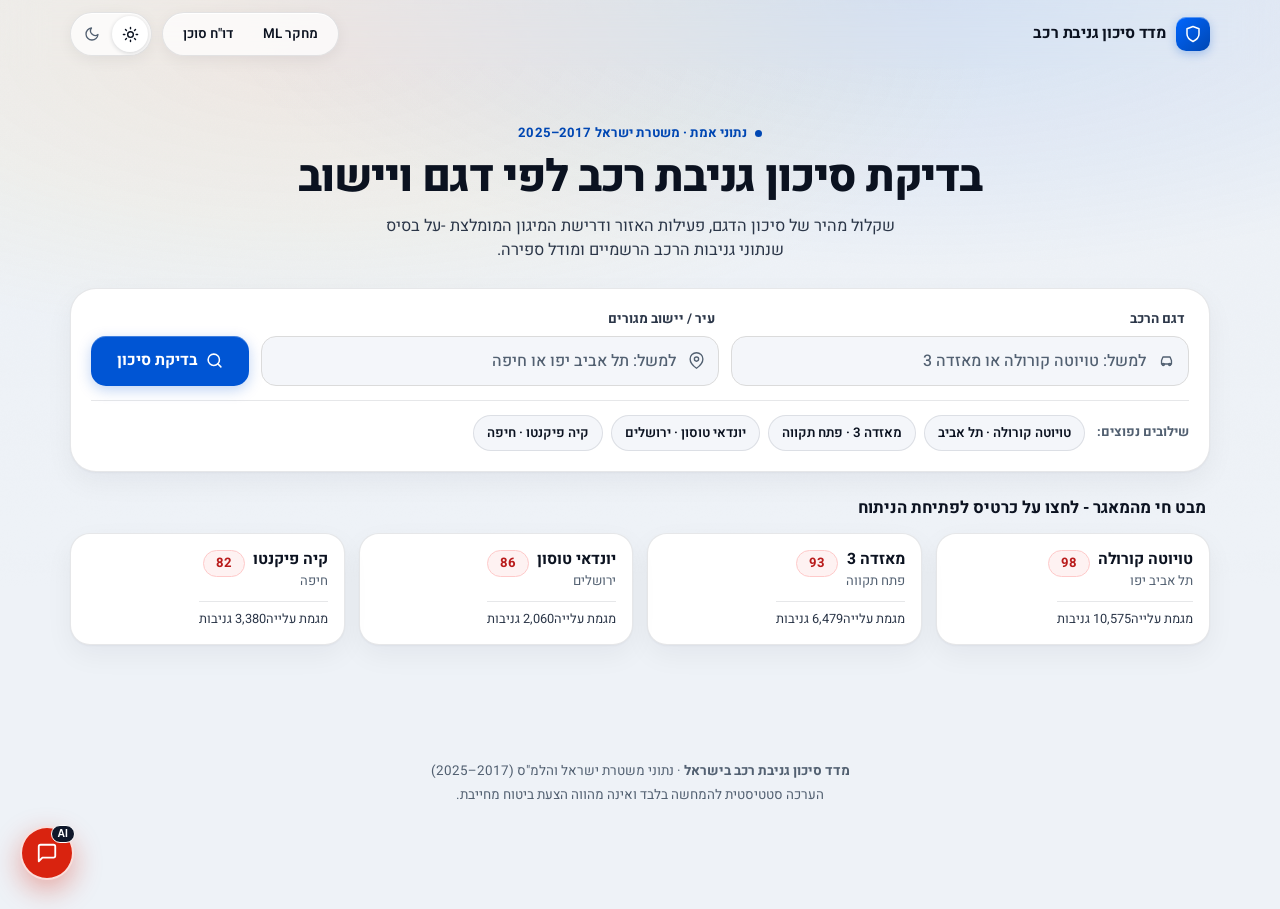
<file: web/index.html>
<!DOCTYPE html>
<html lang="he" dir="rtl" data-theme="light">

<head>
    <meta charset="UTF-8">
    <meta name="viewport" content="width=device-width, initial-scale=1.0, viewport-fit=cover">
    <title>מדד סיכון גניבת רכב בישראל </title>
    <meta name="description" content="מערכת ניתוח וחיתום סיכון גניבת רכב בישראל לפי נתוני משטרת ישראל (2017–2025) ">
    <link rel="preconnect" href="https://fonts.googleapis.com">
    <link rel="preconnect" href="https://fonts.gstatic.com" crossorigin>
    <link href="https://fonts.googleapis.com/css2?family=Heebo:wght@400;500;600;700;800&display=swap" rel="stylesheet">
    <script src="assets/chart.umd.min.js"></script>
    <script src="assets/embedded_data.js"></script>
    <script>
        if (typeof Chart === 'undefined') {
            document.write('<script src="https://cdn.jsdelivr.net/npm/chart.js@4.4.0/dist/chart.umd.min.js"><\/script>');
        }
    </script>
    <style>
        /* ==========================================================================
           APPLE HIG 2025/2026 DESIGN SYSTEM (LIQUID GLASS FUNCTIONAL + BENTO CONTENT)
           ========================================================================== */
        :root,
        [data-theme="light"] {
            --bg-canvas: #EEF2F7;
            --bg-surface: #FFFFFF;
            --bg-subtle: #F4F6FA;
            --bg-row-hover: #EEF3FA;

            --glass-bg: rgba(255, 255, 255, 0.74);
            --glass-border: rgba(15, 23, 42, 0.10);
            --glass-specular: inset 0 1px 0 rgba(255, 255, 255, 0.90);
            --glass-shadow: 0 8px 30px rgba(15, 23, 42, 0.08), 0 1px 3px rgba(15, 23, 42, 0.05);

            --ink-primary: #0B1220;
            --ink-secondary: #2B3648;
            --ink-muted: #526071;

            --border-hairline: rgba(15, 23, 42, 0.10);
            --border-control: #dbdbdb;

            --accent: #0055D4;
            --accent-hover: #0044AD;
            --accent-tint: rgba(0, 85, 212, 0.09);
            --accent-ink: #FFFFFF;
            --hero-eyebrow-ink: #0047B3;

            --bar-model: #0055D4;
            --bar-city: #0B6E75;
            --bar-macro: #526071;

            --risk-high-fg: #B91C1C;
            --risk-high-bg: #FEF2F2;
            --risk-high-bd: #FECACA;
            --risk-high-stroke: #DC2626;

            --risk-med-fg: #9A3412;
            --risk-med-bg: #FFFBEB;
            --risk-med-bd: #FDE68A;
            --risk-med-stroke: #D97706;

            --risk-low-fg: #15803D;
            --risk-low-bg: #F0FDF4;
            --risk-low-bd: #BBF7D0;
            --risk-low-stroke: #16A34A;

            --shadow-card: 0 1px 2px rgba(15, 23, 42, 0.04), 0 10px 28px rgba(15, 23, 42, 0.05);
            --shadow-popover: 0 18px 44px rgba(15, 23, 42, 0.16), 0 2px 6px rgba(15, 23, 42, 0.06);
            --focus-ring: 0 0 0 3px rgba(0, 85, 212, 0.30);

            --chart-grid: rgba(15, 23, 42, 0.07);
            --chart-tick: #526071;
            --gauge-track: #E2E8F0;

            --radius-card: 22px;
            --radius-control: 12px;
            --radius-pill: 999px;
        }

        [data-theme="dark"] {
            --bg-canvas: #05070B;
            --bg-surface: #111622;
            --bg-subtle: #1A2232;
            --bg-row-hover: #212B3F;

            --glass-bg: rgba(20, 26, 40, 0.74);
            --glass-border: rgba(255, 255, 255, 0.13);
            --glass-specular: inset 0 1px 0 rgba(255, 255, 255, 0.16);
            --glass-shadow: 0 12px 34px rgba(0, 0, 0, 0.55);

            --ink-primary: #F5F7FA;
            --ink-secondary: #D1D9E6;
            --ink-muted: #94A3B8;

            --border-hairline: rgba(255, 255, 255, 0.11);
            --border-control: #4d5f79;

            --accent: #0058E6;
            --accent-hover: #146CF5;
            --accent-tint: rgba(96, 165, 250, 0.16);
            --accent-ink: #FFFFFF;
            --hero-eyebrow-ink: #93C5FD;

            --bar-model: #60A5FA;
            --bar-city: #2DD4BF;
            --bar-macro: #94A3B8;

            --risk-high-fg: #FCA5A5;
            --risk-high-bg: #2A1215;
            --risk-high-bd: rgba(248, 113, 113, 0.35);
            --risk-high-stroke: #F87171;

            --risk-med-fg: #FDBA74;
            --risk-med-bg: #291A0D;
            --risk-med-bd: rgba(251, 146, 60, 0.35);
            --risk-med-stroke: #FB923C;

            --risk-low-fg: #86EFAC;
            --risk-low-bg: #0F261A;
            --risk-low-bd: rgba(74, 222, 128, 0.35);
            --risk-low-stroke: #4ADE80;

            --shadow-card: 0 1px 2px rgba(0, 0, 0, 0.35), 0 14px 34px rgba(0, 0, 0, 0.42);
            --shadow-popover: 0 20px 48px rgba(0, 0, 0, 0.65);
            --focus-ring: 0 0 0 3px rgba(96, 165, 250, 0.38);

            --chart-grid: rgba(241, 245, 249, 0.08);
            --chart-tick: #94A3B8;
            --gauge-track: #242E42;
        }

        /* reduced-transparency override disabled to keep Liquid Glass blur active */
        @media (prefers-contrast: more) {

            :root,
            [data-theme="light"],
            [data-theme="dark"] {
                --border-hairline: var(--border-control);
            }

            .glass-surface,
            .top-bar-row {
                /* backdrop-filter: none !important; */
                /* -webkit-backdrop-filter: none !important; */
                background: var(--bg-surface) !important;
            }
        }

        @media (prefers-reduced-motion: reduce) {
            html {
                scroll-behavior: auto;
            }

            *,
            *::before,
            *::after {
                animation-duration: 0.01ms !important;
                transition-duration: 0.01ms !important;
            }
        }

        *,
        *::before,
        *::after {
            box-sizing: border-box;
        }

        html {
            scroll-behavior: smooth;
            overflow-x: clip;
        }

        body {
            margin: 0;
            font-family: -apple-system, BlinkMacSystemFont, "SF Pro Text", "SF Pro Display", "SF Hebrew", "Heebo", sans-serif;
            background-color: var(--bg-canvas);
            color: var(--ink-primary);
            line-height: 1.5;
            min-height: 100vh;
            display: flex;
            flex-direction: column;
            overflow-x: clip;
            position: relative;
            -webkit-font-smoothing: antialiased;
        }

        /* Studio-Grade Apple Hero Horizon + Silky Cursor Color Wake (Zero Grid, Zero Blobs) */
        .ambient-backdrop {
            position: absolute;
            inset: 0 0 auto 0;
            height: 620px;
            overflow: hidden;
            pointer-events: none;
            z-index: 0;
            mask-image: linear-gradient(to bottom, rgba(0, 0, 0, 1) 55%, rgba(0, 0, 0, 0) 100%);
            -webkit-mask-image: linear-gradient(to bottom, rgba(0, 0, 0, 1) 55%, rgba(0, 0, 0, 0) 100%);
        }

        .ambient-mesh {
            position: absolute;
            inset: 0;
            background:
                radial-gradient(90% 70% at 72% 0%, rgba(0, 85, 212, 0.11) 0%, transparent 62%),
                radial-gradient(75% 65% at 24% 8%, rgba(249, 115, 22, 0.09) 0%, rgba(251, 191, 36, 0.05) 42%, transparent 72%);
        }

        [data-theme="dark"] .ambient-mesh {
            background:
                radial-gradient(90% 70% at 72% 0%, rgba(46, 124, 246, 0.18) 0%, transparent 64%),
                radial-gradient(75% 65% at 24% 8%, rgba(249, 115, 22, 0.12) 0%, rgba(244, 63, 94, 0.06) 44%, transparent 74%);
        }

        .ambient-grain {
            position: absolute;
            inset: 0;
            opacity: 0.022;
            background-image: url("data:image/svg+xml,%3Csvg xmlns='http://www.w3.org/2000/svg' width='120' height='120'%3E%3Cfilter id='n'%3E%3CfeTurbulence type='fractalNoise' baseFrequency='0.8' numOctaves='2' stitchTiles='stitch'/%3E%3C/filter%3E%3Crect width='120' height='120' filter='url(%23n)' opacity='1'/%3E%3C/svg%3E");
        }

        .hero-trail-canvas {
            position: absolute;
            inset: 0;
            width: 100%;
            height: 100%;
            pointer-events: none;
        }

        a[href],
        button,
        summary,
        select,
        label[for] {
            cursor: pointer;
        }

        button:disabled {
            cursor: not-allowed;
            opacity: 0.55;
        }

        :focus-visible {
            outline: 2px solid var(--accent);
            outline-offset: 2px;
        }

        [data-theme="dark"] :focus-visible {
            outline-color: #60A5FA;
        }

        .skip-link {
            position: absolute;
            top: -52px;
            right: 16px;
            background: var(--accent);
            color: var(--accent-ink);
            padding: 10px 16px;
            border-radius: var(--radius-control);
            font-weight: 700;
            z-index: 200;
            text-decoration: none;
        }

        .skip-link:focus {
            top: 12px;
        }

        /* ===== FUNCTIONAL LAYER: FROSTED TRANSLUCENT WHITE HEADER BANNER + DUAL LIQUID GLASS PILLS ===== */
        .top-bar-row {
            position: sticky;
            top: 0;
            z-index: 60;
            width: 100%;
            margin: 0;
            padding: 12px max(20px, calc((100% - 1140px) / 2));
            display: flex;
            align-items: center;
            justify-content: space-between;
            gap: 12px;
            backdrop-filter: blur(22px);
            -webkit-backdrop-filter: blur(22px);

        }


        .brand-link {
            pointer-events: auto;
            display: inline-flex;
            align-items: center;
            gap: 10px;
            text-decoration: none;
            color: var(--ink-primary);
            font-weight: 700;
            font-size: 0.98rem;
            letter-spacing: -0.015em;
            padding: 4px 0;
            border-radius: var(--radius-pill);
        }

        .brand-mark {
            width: 34px;
            height: 34px;
            border-radius: 10px;
            background: linear-gradient(135deg, #0066FF 0%, #0047B3 100%);
            color: #FFFFFF;
            display: inline-flex;
            align-items: center;
            justify-content: center;
            flex-shrink: 0;
            box-shadow: inset 0 1px 0 rgba(255, 255, 255, 0.35), 0 3px 10px rgba(0, 85, 212, 0.28);
        }

        .header-actions {
            pointer-events: auto;
            display: inline-flex;
            align-items: center;
            gap: 10px;
            flex-shrink: 0;
        }

        .header-nav-links {
            display: inline-flex;
            align-items: center;
            gap: 2px;
            padding: 3px 6px;
            border-radius: var(--radius-pill);
            background: var(--glass-bg);
            backdrop-filter: blur(28px) saturate(1.5);
            -webkit-backdrop-filter: blur(28px) saturate(1.5);
            border: 1px solid var(--glass-border);
            box-shadow: var(--glass-specular), 0 4px 16px rgba(15, 23, 42, 0.06);
        }

        .nav-link {
            display: inline-flex;
            align-items: center;
            min-height: 36px;
            padding: 5px 14px;
            border-radius: var(--radius-pill);
            color: var(--ink-primary);
            text-decoration: none;
            font-size: 0.84rem;
            font-weight: 600;
            white-space: nowrap;
            transition: background-color 150ms ease, color 150ms ease;
        }

        .nav-link:hover {
            background: rgba(120, 130, 150, 0.14);
            color: var(--ink-primary);
        }

        /* Standalone Appearance Icon Toggle Pill floating on Far Left */
        .segmented-theme {
            pointer-events: auto;
            display: inline-flex;
            align-items: center;
            padding: 3px;
            border-radius: var(--radius-pill);
            background: var(--glass-bg);
            backdrop-filter: blur(28px) saturate(1.5);
            -webkit-backdrop-filter: blur(28px) saturate(1.5);
            border: 1px solid var(--glass-border);
            box-shadow: var(--glass-specular), 0 4px 16px rgba(15, 23, 42, 0.06);
            gap: 2px;
            flex-shrink: 0;
        }

        .seg-btn {
            width: 36px;
            height: 36px;
            padding: 0;
            border-radius: 50%;
            border: none;
            background: transparent;
            color: var(--ink-muted);
            font-family: inherit;
            display: inline-flex;
            align-items: center;
            justify-content: center;
            transition: background-color 160ms ease, color 160ms ease, box-shadow 160ms ease, transform 120ms ease;
        }

        .seg-btn:hover {
            color: var(--ink-primary);
        }

        .seg-btn:active {
            transform: scale(0.94);
        }

        .seg-btn.active {
            background: var(--bg-surface);
            color: var(--ink-primary);
            box-shadow: 0 1px 4px rgba(15, 23, 42, 0.16);
        }

        /* ===== MAIN CONTAINER ===== */
        main {
            position: relative;
            z-index: 1;
            flex: 1;
            max-width: 1180px;
            width: 100%;
            margin: 0 auto;
            padding: 52px 20px 64px;
        }

        /* ===== HERO & SPOTLIGHT WORKBENCH ===== */
        .hero-header {
            text-align: center;
            max-width: 720px;
            margin: 0 auto 26px;
        }

        .hero-eyebrow {
            display: inline-flex;
            align-items: center;
            gap: 8px;
            font-size: 0.82rem;
            font-weight: 700;
            color: var(--hero-eyebrow-ink);
            letter-spacing: 0.01em;
            margin-bottom: 10px;
        }

        .hero-eyebrow-dot {
            width: 7px;
            height: 7px;
            border-radius: 50%;
            background: currentColor;
        }

        .hero-header h1 {
            margin: 0 0 10px;
            font-size: clamp(1.85rem, 3.8vw, 2.75rem);
            font-weight: 800;
            letter-spacing: -0.025em;
            line-height: 1.14;
            text-wrap: balance;
        }

        .hero-header p {
            margin: 0 auto;
            color: var(--ink-secondary);
            font-size: 1.02rem;
            max-width: 58ch;
        }

        .search-card {
            background: var(--bg-surface);
            border: 1px solid var(--border-hairline);
            border-radius: 26px;
            padding: 20px;
            box-shadow: var(--shadow-card);
            margin-bottom: 24px;
        }

        .search-grid {
            display: grid;
            grid-template-columns: 1fr 1fr auto;
            gap: 12px;
            align-items: end;
        }

        .field-group {
            position: relative;
            display: flex;
            flex-direction: column;
            gap: 6px;
            scroll-margin-top: 76px;
        }

        .field-group label {
            font-size: 0.84rem;
            font-weight: 700;
            color: var(--ink-secondary);
            padding-right: 4px;
        }

        .input-wrap {
            position: relative;
            display: flex;
            align-items: center;
        }

        .input-icon {
            position: absolute;
            right: 14px;
            color: var(--ink-muted);
            pointer-events: none;
            display: inline-flex;
        }

        .field-input {
            width: 100%;
            min-height: 50px;
            padding: 12px 42px;
            border-radius: 15px;
            border: 1px solid var(--border-control);
            background: var(--bg-subtle);
            color: var(--ink-primary);
            font-family: inherit;
            font-size: 1rem;
            font-weight: 500;
            transition: background-color 150ms ease, border-color 150ms ease, box-shadow 150ms ease;
        }

        .field-input:hover {
            background: var(--bg-surface);
        }

        .field-input:focus {
            outline: none;
            background: var(--bg-surface);
            border-color: var(--accent);
            box-shadow: var(--focus-ring);
        }

        .field-input::placeholder {
            color: var(--ink-muted);
        }

        .btn-clear {
            position: absolute;
            left: 10px;
            width: 28px;
            height: 28px;
            border-radius: 50%;
            border: none;
            background: rgba(100, 116, 139, 0.18);
            color: var(--ink-primary);
            font-size: 0.8rem;
            display: none;
            align-items: center;
            justify-content: center;
        }

        .btn-clear:hover {
            background: rgba(100, 116, 139, 0.30);
        }

        .autocomplete-list {
            position: absolute;
            top: calc(100% + 6px);
            right: 0;
            left: 0;
            max-height: 270px;
            overflow-y: auto;
            overscroll-behavior: contain;
            background: var(--bg-surface);
            border: 1px solid var(--border-hairline);
            border-radius: 16px;
            box-shadow: var(--shadow-popover);
            z-index: 45;
            display: none;
            padding: 6px;
        }

        .autocomplete-list.open {
            display: block;
        }

        .autocomplete-item {
            width: 100%;
            text-align: right;
            background: transparent;
            border: none;
            border-radius: 10px;
            padding: 10px 12px;
            font-family: inherit;
            font-size: 0.94rem;
            color: var(--ink-primary);
            display: flex;
            align-items: center;
            justify-content: space-between;
            gap: 10px;
        }

        .autocomplete-item:hover,
        .autocomplete-item.active {
            background: var(--accent-tint);
        }

        .autocomplete-sub {
            font-size: 0.78rem;
            color: var(--ink-muted);
            direction: ltr;
        }

        .btn-primary {
            min-height: 50px;
            padding: 0 26px;
            border: none;
            border-radius: 15px;
            background: var(--accent);
            color: var(--accent-ink);
            font-family: inherit;
            font-size: 0.98rem;
            font-weight: 700;
            display: inline-flex;
            align-items: center;
            justify-content: center;
            gap: 8px;
            white-space: nowrap;
            box-shadow: inset 0 1px 0 rgba(255, 255, 255, 0.25), 0 4px 14px rgba(0, 85, 212, 0.25);
            transition: transform 120ms ease, background-color 140ms ease, box-shadow 140ms ease;
        }

        .btn-primary:hover {
            background: var(--accent-hover);
            box-shadow: inset 0 1px 0 rgba(255, 255, 255, 0.30), 0 6px 18px rgba(0, 85, 212, 0.32);
        }

        .btn-primary:active {
            transform: scale(0.98);
        }

        .btn-secondary {
            min-height: 46px;
            padding: 10px 16px;
            border-radius: 14px;
            border: 1px solid var(--border-control);
            background: var(--bg-subtle);
            color: var(--ink-primary);
            font-family: inherit;
            font-size: 0.92rem;
            font-weight: 700;
            display: inline-flex;
            align-items: center;
            justify-content: center;
            gap: 8px;
            transition: background-color 140ms ease, transform 120ms ease;
        }

        .btn-secondary:hover {
            background: var(--bg-row-hover);
        }

        .quick-picks {
            margin-top: 14px;
            padding-top: 14px;
            border-top: 1px solid var(--border-hairline);
            display: flex;
            flex-wrap: wrap;
            align-items: center;
            gap: 8px;
        }

        .quick-picks-label {
            font-size: 0.82rem;
            font-weight: 700;
            color: var(--ink-muted);
            margin-left: 4px;
        }

        .quick-chip {
            min-height: 36px;
            padding: 6px 13px;
            border-radius: var(--radius-pill);
            border: 1px solid var(--border-hairline);
            background: var(--bg-subtle);
            color: var(--ink-primary);
            font-family: inherit;
            font-size: 0.83rem;
            font-weight: 600;
            display: inline-flex;
            align-items: center;
            gap: 6px;
            transition: background-color 140ms ease, border-color 140ms ease, transform 120ms ease;
        }

        .quick-chip:hover {
            background: var(--accent-tint);
            border-color: var(--accent);
        }

        .form-alert {
            display: none;
            margin-top: 14px;
            padding: 12px 16px;
            border-radius: 12px;
            border: 1px solid var(--risk-high-bd);
            background: var(--risk-high-bg);
            color: var(--risk-high-fg);
            font-size: 0.9rem;
            font-weight: 600;
        }

        .form-alert.visible {
            display: block;
        }

        /* ===== INITIAL LIVE WATCHLIST PREVIEW GRID ===== */
        .preview-stage {
            margin-bottom: 24px;
        }

        .section-kicker {
            display: flex;
            align-items: center;
            justify-content: space-between;
            gap: 12px;
            margin: 0 4px 12px;
        }

        .section-kicker h2 {
            margin: 0;
            font-size: 1.04rem;
            font-weight: 700;
            color: var(--ink-primary);
        }

        .section-kicker span {
            font-size: 0.82rem;
            color: var(--ink-muted);
        }

        .watchlist-grid {
            display: grid;
            grid-template-columns: repeat(4, minmax(0, 1fr));
            gap: 14px;
        }

        .watch-card {
            background: var(--bg-surface);
            border: 1px solid var(--border-hairline);
            border-radius: 20px;
            padding: 16px;
            text-align: right;
            font-family: inherit;
            color: var(--ink-primary);
            box-shadow: var(--shadow-card);
            display: flex;
            flex-direction: column;
            gap: 10px;
            transition: transform 160ms ease, border-color 160ms ease;
        }

        .watch-card:hover {
            transform: translateY(-2px);
            border-color: var(--accent);
        }

        .watch-card-top {
            display: flex;
            justify-content: space-between;
            align-items: flex-start;
            gap: 8px;
        }

        .watch-model {
            font-size: 0.98rem;
            font-weight: 700;
            line-height: 1.25;
        }

        .watch-city {
            font-size: 0.82rem;
            color: var(--ink-muted);
            margin-top: 2px;
        }

        .watch-score-badge {
            font-size: 1.35rem;
            font-weight: 800;
            line-height: 1;
            font-variant-numeric: tabular-nums;
            padding: 6px 10px;
            border-radius: 12px;
        }

        .watch-meta {
            display: flex;
            align-items: center;
            justify-content: space-between;
            font-size: 0.8rem;
            color: var(--ink-secondary);
            padding-top: 8px;
            border-top: 1px solid var(--border-hairline);
        }

        /* ===== LOADING STATE ===== */
        .loading-box {
            display: none;
            background: var(--bg-surface);
            border: 1px solid var(--border-hairline);
            border-radius: var(--radius-card);
            padding: 28px 20px;
            text-align: center;
            box-shadow: var(--shadow-card);
            margin-bottom: 24px;
        }

        .loading-box.visible {
            display: block;
        }

        .loading-box h2 {
            margin: 0 0 6px;
            font-size: 1.1rem;
        }

        .loading-box p {
            margin: 0;
            color: var(--ink-muted);
            font-size: 0.92rem;
        }

        /* ===== RESULTS BENTO WORKSPACE ===== */
        #results-section {
            display: none;
            scroll-margin-top: 84px;
        }

        #verdict-card {
            scroll-margin-top: 84px;
        }

        #verdict-card.verdict-flash {
            animation: verdictPulse 1150ms cubic-bezier(0.22, 1, 0.36, 1);
        }

        @keyframes verdictPulse {
            0% {
                border-color: var(--accent);
                box-shadow: 0 0 0 3px var(--accent-tint), var(--shadow-card);
            }

            100% {
                border-color: var(--border-hairline);
                box-shadow: var(--shadow-card);
            }
        }

        .switch-toast {
            position: fixed;
            bottom: 84px;
            left: 50%;
            transform: translate(-50%, 12px) scale(0.96);
            opacity: 0;
            pointer-events: none;
            z-index: 115;
            display: inline-flex;
            align-items: center;
            gap: 8px;
            max-width: calc(100vw - 28px);
            padding: 9px 16px;
            border-radius: var(--radius-pill);
            background: var(--glass-bg);
            backdrop-filter: blur(24px) saturate(1.5);
            -webkit-backdrop-filter: blur(24px) saturate(1.5);
            border: 1px solid rgba(0, 85, 212, 0.22);
            box-shadow: var(--glass-specular), var(--glass-shadow);
            color: var(--ink-primary);
            font-size: 0.84rem;
            font-weight: 700;
            white-space: nowrap;
            overflow: hidden;
            text-overflow: ellipsis;
            transition: opacity 220ms ease, transform 240ms cubic-bezier(0.22, 1, 0.36, 1);
        }

        [data-theme="dark"] .switch-toast {
            border-color: rgba(96, 165, 250, 0.32);
        }

        .switch-toast.visible {
            opacity: 1;
            transform: translate(-50%, 0) scale(1);
        }

        .switch-toast-icon {
            width: 20px;
            height: 20px;
            border-radius: 50%;
            background: var(--accent);
            color: #FFFFFF;
            display: inline-flex;
            align-items: center;
            justify-content: center;
            font-size: 0.72rem;
            font-weight: 800;
            flex-shrink: 0;
        }

        [data-theme="dark"] .switch-toast-icon {
            background: #60A5FA;
            color: #05070B;
        }

        #results-section.visible {
            display: block;
            animation: stageFade 240ms cubic-bezier(0.22, 1, 0.36, 1) forwards;
        }

        @keyframes stageFade {
            from {
                opacity: 0;
                transform: translateY(6px);
            }

            to {
                opacity: 1;
                transform: translateY(0);
            }
        }

        .bento-top {
            display: grid;
            grid-template-columns: minmax(0, 1.42fr) minmax(0, 1fr);
            gap: 18px;
            align-items: stretch;
            margin-bottom: 18px;
        }

        .panel {
            background: var(--bg-surface);
            border: 1px solid var(--border-hairline);
            border-radius: var(--radius-card);
            padding: 22px;
            box-shadow: var(--shadow-card);
            display: flex;
            flex-direction: column;
            min-width: 0;
            max-width: 100%;
        }

        .verdict-header {
            display: flex;
            flex-wrap: wrap;
            justify-content: space-between;
            align-items: flex-start;
            gap: 12px;
            margin-bottom: 18px;
        }

        .verdict-title {
            margin: 0;
            font-size: 1.38rem;
            font-weight: 800;
            letter-spacing: -0.02em;
            line-height: 1.2;
        }

        .verdict-sub {
            margin: 4px 0 0;
            font-size: 0.85rem;
            color: var(--ink-muted);
        }

        .risk-pill {
            display: inline-flex;
            align-items: center;
            gap: 6px;
            padding: 6px 12px;
            border-radius: var(--radius-pill);
            font-size: 0.82rem;
            font-weight: 700;
            border: 1px solid transparent;
            white-space: nowrap;
        }

        .risk-pill.high {
            background: var(--risk-high-bg);
            color: var(--risk-high-fg);
            border-color: var(--risk-high-bd);
        }

        .risk-pill.medium {
            background: var(--risk-med-bg);
            color: var(--risk-med-fg);
            border-color: var(--risk-med-bd);
        }

        .risk-pill.low {
            background: var(--risk-low-bg);
            color: var(--risk-low-fg);
            border-color: var(--risk-low-bd);
        }

        .telemetry-stage {
            display: grid;
            grid-template-columns: 204px 1fr;
            gap: 22px;
            align-items: center;
            margin-bottom: 18px;
        }

        .dial-wrap {
            position: relative;
            width: 204px;
            height: 176px;
            margin: 0 auto;
            display: flex;
            align-items: center;
            justify-content: center;
        }

        .dial-svg {
            width: 204px;
            height: 176px;
            overflow: visible;
        }

        .dial-arc-progress {
            transition: stroke-dashoffset 680ms cubic-bezier(0.22, 1, 0.36, 1), stroke 240ms ease;
        }

        .dial-center {
            position: absolute;
            inset: 0;
            display: flex;
            flex-direction: column;
            align-items: center;
            justify-content: center;
            padding-top: 10px;
            pointer-events: none;
        }

        .dial-score {
            font-size: 3.1rem;
            font-weight: 800;
            line-height: 0.95;
            letter-spacing: -0.04em;
            font-variant-numeric: tabular-nums;
        }

        .dial-denom {
            font-size: 0.8rem;
            font-weight: 600;
            color: var(--ink-muted);
            margin-top: 4px;
        }

        .dial-scale-labels {
            position: absolute;
            bottom: 4px;
            left: 22px;
            right: 22px;
            display: flex;
            justify-content: space-between;
            font-size: 0.74rem;
            font-weight: 700;
            color: var(--ink-muted);
            font-variant-numeric: tabular-nums;
        }

        .attribution-panel {
            background: var(--bg-subtle);
            border-radius: 16px;
            padding: 16px;
            display: flex;
            flex-direction: column;
            gap: 12px;
        }

        .attribution-header {
            display: flex;
            justify-content: space-between;
            align-items: baseline;
            font-size: 0.84rem;
            font-weight: 700;
            color: var(--ink-primary);
        }

        .attribution-header span:last-child {
            font-size: 0.78rem;
            color: var(--ink-muted);
            font-weight: 600;
        }

        .stacked-bar {
            display: flex;
            gap: 3px;
            height: 12px;
            border-radius: var(--radius-pill);
            overflow: hidden;
            background: var(--border-hairline);
        }

        .bar-seg {
            height: 100%;
            border-radius: 3px;
            transition: width 550ms cubic-bezier(0.22, 1, 0.36, 1);
        }

        .bar-seg-model {
            background: var(--bar-model);
        }

        .bar-seg-city {
            background: var(--bar-city);
        }

        .bar-seg-macro {
            background: var(--bar-macro);
        }

        .factor-rows {
            display: flex;
            flex-direction: column;
            gap: 8px;
        }

        .factor-row {
            display: grid;
            grid-template-columns: auto 1fr auto;
            align-items: center;
            gap: 8px;
            font-size: 0.85rem;
        }

        .factor-swatch {
            width: 10px;
            height: 10px;
            border-radius: 3px;
        }

        .factor-name {
            color: var(--ink-secondary);
            font-weight: 600;
        }

        .factor-val {
            font-weight: 700;
            color: var(--ink-primary);
            font-variant-numeric: tabular-nums;
        }

        .mitigation-tile {
            margin-top: auto;
            background: var(--bg-subtle);
            border: 1px solid var(--border-hairline);
            border-radius: 16px;
            padding: 14px 16px;
            display: flex;
            align-items: flex-start;
            gap: 12px;
        }

        .mitigation-icon {
            width: 34px;
            height: 34px;
            border-radius: 10px;
            background: var(--accent-tint);
            color: var(--accent);
            display: inline-flex;
            align-items: center;
            justify-content: center;
            flex-shrink: 0;
        }

        [data-theme="dark"] .mitigation-icon {
            color: #60A5FA;
        }

        .mitigation-copy strong {
            display: block;
            font-size: 0.9rem;
            color: var(--ink-primary);
            margin-bottom: 2px;
        }

        .mitigation-copy span {
            font-size: 0.88rem;
            color: var(--ink-secondary);
        }

        .spec-header {
            margin: 0 0 10px;
            font-size: 1.06rem;
            font-weight: 700;
        }

        .spec-group {
            background: var(--bg-subtle);
            border-radius: 16px;
            padding: 4px 14px;
            margin: 0;
            list-style: none;
        }

        .spec-row {
            display: flex;
            justify-content: space-between;
            align-items: center;
            gap: 12px;
            padding: 12px 0;
            border-bottom: 1px solid var(--border-hairline);
            font-size: 0.9rem;
        }

        .spec-row:last-child {
            border-bottom: none;
        }

        .spec-key-wrap {
            display: flex;
            align-items: center;
            gap: 9px;
            color: var(--ink-secondary);
            font-weight: 500;
        }

        .spec-glyph {
            color: var(--ink-muted);
            display: inline-flex;
            flex-shrink: 0;
        }

        .spec-val {
            color: var(--ink-primary);
            font-weight: 700;
            font-variant-numeric: tabular-nums;
            text-align: left;
            white-space: nowrap;
        }

        .city-info-wrap {
            position: relative;
            display: inline-flex;
            align-items: center;
            gap: 6px;
        }

        .info-icon-btn {
            width: 24px;
            height: 24px;
            border-radius: 50%;
            border: 1px solid var(--border-control);
            background: var(--bg-surface);
            color: var(--accent);
            font-size: 0.78rem;
            font-weight: 800;
            display: inline-flex;
            align-items: center;
            justify-content: center;
            padding: 0;
            line-height: 1;
            transition: background-color 140ms ease, color 140ms ease, border-color 140ms ease;
        }

        [data-theme="dark"] .info-icon-btn {
            color: #93C5FD;
        }

        .info-icon-btn:hover,
        .city-info-wrap.active .info-icon-btn {
            background: var(--accent);
            border-color: var(--accent);
            color: #FFFFFF;
        }

        .city-tooltip-bubble {
            position: absolute;
            bottom: calc(100% + 10px);
            right: 0;
            width: min(310px, calc(100vw - 44px));
            background: var(--bg-surface);
            color: var(--ink-primary);
            border: 1px solid var(--border-control);
            border-radius: 16px;
            padding: 14px 16px;
            box-shadow: var(--shadow-popover);
            z-index: 80;
            font-size: 0.82rem;
            line-height: 1.5;
            display: none;
            text-align: right;
        }

        .city-info-wrap.active .city-tooltip-bubble {
            display: block;
        }

        .city-tooltip-bubble::after {
            content: "";
            position: absolute;
            left: 0;
            right: 0;
            top: 100%;
            height: 14px;
        }

        @media (hover: hover) and (pointer: fine) {

            .city-info-wrap:hover .city-tooltip-bubble,
            .city-info-wrap:focus-within .city-tooltip-bubble {
                display: block;
            }

            .city-info-wrap:hover .info-icon-btn,
            .city-info-wrap:focus-within .info-icon-btn {
                background: var(--accent);
                border-color: var(--accent);
                color: #FFFFFF;
            }
        }

        .city-tooltip-title {
            font-weight: 800;
            font-size: 0.88rem;
            color: var(--accent);
            margin-bottom: 6px;
        }

        [data-theme="dark"] .city-tooltip-title {
            color: #93C5FD;
        }

        .city-tooltip-meta {
            margin-top: 8px;
            padding-top: 8px;
            border-top: 1px solid var(--border-hairline);
            color: var(--ink-secondary);
            font-size: 0.8rem;
        }

        .copilot-cta-wrap {
            margin-top: auto;
            padding-top: 14px;
            display: flex;
            flex-direction: column;
            gap: 8px;
        }

        /* ===== CHARTS PAIR ===== */
        .charts-pair {
            display: grid;
            grid-template-columns: repeat(2, minmax(0, 1fr));
            gap: 18px;
            margin-bottom: 18px;
        }

        .chart-head {
            display: flex;
            flex-wrap: wrap;
            justify-content: space-between;
            align-items: flex-start;
            gap: 10px;
            margin-bottom: 12px;
        }

        .chart-title {
            margin: 0 0 3px;
            font-size: 1.04rem;
            font-weight: 700;
        }

        .chart-subtitle {
            margin: 0;
            font-size: 0.82rem;
            color: var(--ink-muted);
        }

        .chart-stat-badge {
            flex-shrink: 0;
            padding: 4px 10px;
            border-radius: var(--radius-pill);
            background: var(--bg-subtle);
            border: 1px solid var(--border-hairline);
            font-size: 0.78rem;
            font-weight: 700;
            color: var(--ink-secondary);
            font-variant-numeric: tabular-nums;
        }

        .chart-box {
            position: relative;
            height: 245px;
            width: 100%;
            min-width: 0;
            max-width: 100%;
            overflow: hidden;
        }

        .chart-box canvas {
            display: block;
            max-width: 100% !important;
        }

        /* ===== INTERACTIVE PEER TABLE WITH RTL SCROLL SHELL ===== */
        .table-panel {
            padding: 20px 0 0;
            overflow: hidden;
        }

        .table-header-row {
            display: flex;
            flex-wrap: wrap;
            align-items: center;
            justify-content: space-between;
            gap: 10px;
            padding: 0 22px 14px;
        }

        .table-header-row h3 {
            margin: 0;
            font-size: 1.06rem;
            font-weight: 700;
        }

        .table-header-sub {
            font-size: 0.82rem;
            color: var(--ink-muted);
        }

        .table-scroll-hint {
            display: none;
            align-items: center;
            gap: 6px;
            min-height: 34px;
            padding: 5px 12px;
            border-radius: var(--radius-pill);
            border: 1px solid var(--border-control);
            background: var(--bg-subtle);
            color: var(--ink-primary);
            font-family: inherit;
            font-size: 0.8rem;
            font-weight: 700;
        }

        .table-scroll-hint.visible {
            display: inline-flex;
        }

        .table-scroll-shell {
            position: relative;
            border-top: 1px solid var(--border-hairline);
        }

        .table-scroll-shell::before,
        .table-scroll-shell::after {
            content: "";
            position: absolute;
            top: 0;
            bottom: 0;
            width: 28px;
            pointer-events: none;
            z-index: 3;
            opacity: 0;
            transition: opacity 180ms ease;
        }

        .table-scroll-shell::before {
            right: 0;
            background: linear-gradient(to left, var(--bg-surface) 0%, transparent 100%);
        }

        .table-scroll-shell::after {
            left: 0;
            background: linear-gradient(to right, var(--bg-surface) 0%, transparent 100%);
        }

        .table-scroll-shell.has-overflow-start::before,
        .table-scroll-shell.has-overflow-end::after {
            opacity: 1;
        }

        .table-scroll-wrap {
            overflow-x: auto;
            scrollbar-width: thin;
            scrollbar-color: var(--border-control) transparent;
        }

        .table-scroll-wrap::-webkit-scrollbar {
            height: 6px;
        }

        .table-scroll-wrap::-webkit-scrollbar-thumb {
            background: var(--border-control);
            border-radius: 999px;
        }

        table.peer-table {
            width: 100%;
            min-width: 580px;
            border-collapse: collapse;
            font-size: 0.9rem;
            text-align: right;
        }

        .peer-table th {
            background: var(--bg-subtle);
            color: var(--ink-secondary);
            font-size: 0.8rem;
            font-weight: 700;
            padding: 11px 18px;
            border-bottom: 1px solid var(--border-hairline);
            white-space: nowrap;
        }

        .peer-table td {
            padding: 13px 18px;
            border-bottom: 1px solid var(--border-hairline);
            color: var(--ink-secondary);
            font-variant-numeric: tabular-nums;
        }

        .peer-table tbody tr {
            cursor: pointer;
            touch-action: manipulation;
            transition: background-color 120ms ease;
        }

        .peer-table tbody tr:hover td {
            background: var(--bg-row-hover);
        }

        .peer-table tbody tr:not(.selected-row):active td {
            background: var(--accent-tint);
            transition-duration: 50ms;
        }

        .peer-table tbody tr:last-child td {
            border-bottom: none;
        }

        .peer-table tbody tr.selected-row {
            cursor: default;
        }

        .peer-table tr.selected-row td {
            background: var(--accent-tint);
            color: var(--ink-primary);
            font-weight: 700;
        }

        .peer-model-cell {
            display: flex;
            flex-direction: column;
            align-items: flex-start;
            gap: 2px;
        }

        .peer-mobile-cue {
            display: none;
            font-size: 0.72rem;
            font-weight: 700;
            color: var(--accent);
            line-height: 1.2;
        }

        [data-theme="dark"] .peer-mobile-cue {
            color: #60A5FA;
        }

        .peer-table tr.selected-row .peer-mobile-cue {
            color: var(--ink-muted);
        }

        .peer-action-col {
            text-align: left;
            color: var(--accent);
            font-size: 0.82rem;
            font-weight: 700;
            white-space: nowrap;
        }

        [data-theme="dark"] .peer-action-col {
            color: #60A5FA;
        }

        /* ===== AUTHENTIC BESTIE COMPARISON GALLERY MODAL & FLOATING SIDE CHAT ===== */
        .agent-modal-overlay {
            position: fixed;
            inset: 0;
            background: rgba(5, 7, 11, 0.52);
            backdrop-filter: blur(16px);
            -webkit-backdrop-filter: blur(16px);
            z-index: 120;
            display: none;
            align-items: center;
            justify-content: center;
            padding: 20px;
            overflow-y: auto;
        }

        .agent-modal-overlay.open {
            display: flex;
        }

        .bestie-gallery-shell {
            margin: auto;
            max-width: 1220px;
            width: 100%;
            max-height: 90dvh;
            overflow-y: auto;
            background: #FFFFFF;
            color: #14213D;
            border-radius: 24px;
            box-shadow: 0 24px 72px rgba(15, 23, 42, 0.34);
            border: 1px solid rgba(15, 23, 42, 0.08);
        }

        .bestie-zone-hero {
            background: #FFFFFF;
            color: #14213D;
            padding: 16px 24px;
            border-bottom: 1px solid #E2E8F0;
            position: sticky;
            top: 0;
            z-index: 5;
        }

        .agent-header-row {
            display: flex;
            flex-wrap: wrap;
            justify-content: space-between;
            align-items: center;
            gap: 12px;
        }

        .agent-title-wrap {
            display: flex;
            align-items: center;
            gap: 12px;
            flex-wrap: wrap;
        }

        .bestie-brand-lockup {
            display: flex;
            align-items: center;
            padding-left: 14px;
            border-left: 1.5px solid #E2E8F0;
        }

        .bestie-header-logo {
            height: 25px;
            width: auto;
            object-fit: contain;
            display: block;
        }

        .agent-header-title {
            margin: 0;
            font-size: 1.08rem;
            font-weight: 800;
            color: #14213D;
            letter-spacing: -0.015em;
        }

        .bestie-header-controls {
            display: flex;
            align-items: center;
            gap: 8px;
            flex-wrap: wrap;
        }

        .bestie-reference-profile-badge {
            display: inline-flex;
            align-items: center;
            gap: 6px;
            background: #F4F6FC;
            border: 1px solid #E2E8F0;
            padding: 5px 12px;
            border-radius: var(--radius-pill);
            font-size: 0.76rem;
            font-weight: 600;
            color: #14213D;
        }

        .agent-modal-close-btn {
            background: #F4F6FC;
            border: 1px solid #CBD5E1;
            color: #14213D;
            width: 34px;
            height: 34px;
            border-radius: 50%;
            display: inline-flex;
            align-items: center;
            justify-content: center;
            font-size: 0.95rem;
        }

        .agent-modal-close-btn:hover {
            background: #FFF1F2;
            color: #D9230F;
            border-color: rgba(217, 35, 15, 0.32);
        }

        .bestie-results-workspace {
            padding: 18px 24px 24px;
        }

        .agent-speech-bubble-hero {
            background: #FDEFEF;
            border: 1.5px solid rgba(255, 30, 0, 0.25);
            border-radius: 16px;
            padding: 14px 18px;
            margin-bottom: 16px;
            display: flex;
            align-items: flex-start;
            gap: 12px;
        }

        .agent-speech-avatar {
            background: #FFFFFF;
            width: 38px;
            height: 38px;
            border-radius: 10px;
            border: 1.5px solid rgba(255, 30, 0, 0.28);
            color: #D9230F;
            display: flex;
            align-items: center;
            justify-content: center;
            flex-shrink: 0;
        }

        .agent-speech-text {
            font-size: 0.88rem;
            color: #334155;
            line-height: 1.55;
        }

        .bestie-savings-highlight-pill {
            background: #ECFDF5;
            color: #047857;
            border: 1px solid #A7F3D0;
            padding: 4px 11px;
            border-radius: var(--radius-pill);
            font-size: 0.78rem;
            font-weight: 700;
            display: inline-flex;
            align-items: center;
            gap: 5px;
        }

        .bestie-cards-grid {
            display: grid;
            grid-template-columns: repeat(4, minmax(0, 1fr));
            gap: 14px;
        }

        .bestie-card {
            background: #FFFFFF;
            border: 1.5px solid #E2E8F0;
            border-radius: 18px;
            padding: 16px;
            display: flex;
            flex-direction: column;
            justify-content: space-between;
            box-shadow: 0 4px 14px rgba(15, 23, 42, 0.05);
            transition: transform 180ms ease, border-color 180ms ease, box-shadow 180ms ease;
        }

        .bestie-card:hover {
            transform: translateY(-2px);
            border-color: rgba(217, 35, 15, 0.35);
            box-shadow: 0 12px 26px rgba(217, 35, 15, 0.10);
        }

        .bestie-card.selected-anchor {
            border: 2px solid #2563EB;
            background: #F8FAFC;
        }

        .bestie-card-badge-top {
            display: flex;
            justify-content: space-between;
            align-items: center;
            gap: 6px;
            margin-bottom: 8px;
        }

        .bestie-card-role {
            font-size: 0.72rem;
            font-weight: 700;
            padding: 2px 8px;
            border-radius: var(--radius-pill);
        }

        .bestie-card-role.anchor {
            background: #E2E8F0;
            color: #1E293B;
        }

        .bestie-card-role.recommendation {
            background: #FFF1F2;
            color: #B91C1C;
            border: 1px solid rgba(217, 35, 15, 0.25);
        }

        .bestie-risk-outline-pill {
            font-size: 0.69rem;
            font-weight: 700;
            padding: 2px 7px;
            border-radius: var(--radius-pill);
        }

        .bestie-risk-outline-pill.low {
            background: #ECFDF5;
            color: #047857;
            border: 1px solid #A7F3D0;
        }

        .bestie-risk-outline-pill.medium {
            background: #FFFBEB;
            color: #B45309;
            border: 1px solid #FDE68A;
        }

        .bestie-risk-outline-pill.high {
            background: #FEF2F2;
            color: #B91C1C;
            border: 1px solid #FECACA;
        }

        .bestie-card-model-name {
            font-size: 1.06rem;
            font-weight: 800;
            color: #14213D;
            margin: 0 0 2px;
            line-height: 1.25;
        }

        .bestie-card-model-en {
            font-size: 0.74rem;
            color: #64748B;
            direction: ltr;
            text-align: right;
            margin-bottom: 8px;
        }

        .bestie-agent-why-box {
            background: #F8FAFC;
            border: 1px solid #E2E8F0;
            border-radius: 10px;
            padding: 8px 10px;
            font-size: 0.76rem;
            color: #334155;
            line-height: 1.45;
            margin-bottom: 12px;
        }

        .bestie-card-price-block {
            background: #F4F6FC;
            border: 1px solid #E2E8F0;
            border-radius: 12px;
            padding: 10px 12px;
            margin-bottom: 10px;
            display: flex;
            justify-content: space-between;
            align-items: center;
            gap: 8px;
        }

        .bestie-card-monthly-val {
            font-size: 1.4rem;
            font-weight: 800;
            color: #14213D;
            line-height: 1;
            font-variant-numeric: tabular-nums;
        }

        .bestie-card-monthly-val span {
            font-size: 0.76rem;
            font-weight: 500;
            color: #475569;
        }

        .bestie-card-annual-sub {
            font-size: 0.72rem;
            color: #475569;
            margin-top: 3px;
        }

        .bestie-card-savings-pill {
            background: #ECFDF5;
            color: #047857;
            border: 1px solid #A7F3D0;
            font-size: 0.72rem;
            font-weight: 800;
            padding: 4px 8px;
            border-radius: var(--radius-pill);
            white-space: nowrap;
        }

        .bestie-card-meta-line {
            display: flex;
            justify-content: space-between;
            align-items: center;
            font-size: 0.74rem;
            color: #475569;
            margin-bottom: 12px;
            gap: 6px;
        }

        .btn-bestie-primary-action {
            display: block;
            width: 100%;
            background: #D9230F;
            color: #FFFFFF;
            border: none;
            padding: 9px 12px;
            border-radius: var(--radius-pill);
            font-size: 0.82rem;
            font-weight: 700;
            font-family: inherit;
            text-align: center;
            text-decoration: none;
            box-shadow: 0 4px 12px rgba(217, 35, 15, 0.25);
        }

        .btn-bestie-primary-action:hover {
            background: #B91C1C;
        }

        .btn-bestie-secondary-action {
            display: block;
            width: 100%;
            background: #FFFFFF;
            color: #14213D;
            border: 1px solid #CBD5E1;
            padding: 10px 10px;
            border-radius: var(--radius-pill);
            font-size: 0.76rem;
            font-weight: 700;
            font-family: inherit;
            text-align: center;
            margin-top: 12px;
        }

        .btn-bestie-secondary-action:hover {
            border-color: rgba(217, 35, 15, 0.35);
            color: #B91C1C;
            background: #FFF1F2;
        }

        /* Expanded Bestie Side Copilot Chat Widget (Triggered by Floating Button) */
        .agent-side-widget {
            position: fixed;
            left: 20px;
            bottom: 20px;
            width: 460px;
            max-width: calc(100vw - 24px);
            max-height: min(80vh, 720px);
            z-index: 110;
            background: #FFFFFF;
            color: #14213D;
            border-radius: 22px;
            border: 1px solid rgba(15, 23, 42, 0.12);
            box-shadow: 0 22px 60px rgba(15, 23, 42, 0.28);
            overflow: hidden;
            display: flex;
            flex-direction: column;
            transition: transform 260ms cubic-bezier(0.16, 1, 0.3, 1), opacity 200ms ease, width 220ms cubic-bezier(0.16, 1, 0.3, 1), max-height 220ms cubic-bezier(0.16, 1, 0.3, 1);
        }

        .agent-side-widget.expanded {
            width: min(580px, calc(100vw - 32px));
            max-height: min(88vh, 820px);
        }

        .agent-side-widget.minimized {
            transform: translateY(115%);
            opacity: 0;
            pointer-events: none;
        }

        .agent-side-header {
            background: #FFFFFF;
            border-bottom: 1px solid #E2E8F0;
            padding: 12px 16px;
            display: flex;
            align-items: center;
            justify-content: space-between;
            gap: 8px;
            flex-shrink: 0;
        }

        .agent-side-header-actions {
            display: inline-flex;
            align-items: center;
            gap: 6px;
        }

        .agent-side-brand {
            display: flex;
            align-items: center;
            gap: 9px;
        }

        .agent-side-title {
            font-size: 0.9rem;
            font-weight: 800;
            color: #14213D;
            margin: 0;
        }

        .agent-side-sub {
            font-size: 0.7rem;
            color: #B91C1C;
            font-weight: 700;
            display: flex;
            align-items: center;
            gap: 5px;
        }

        .agent-live-dot {
            width: 7px;
            height: 7px;
            border-radius: 50%;
            background: #D9230F;
        }

        .agent-side-minimize-btn {
            background: #F4F6FC;
            border: 1px solid #CBD5E1;
            color: #14213D;
            width: 28px;
            height: 28px;
            border-radius: 8px;
            display: inline-flex;
            align-items: center;
            justify-content: center;
            font-size: 0.95rem;
            font-weight: 700;
        }

        .agent-side-minimize-btn:hover {
            background: #FFF1F2;
            color: #B91C1C;
        }

        .agent-side-context-bar {
            background: #F4F6FC;
            padding: 6px 14px;
            font-size: 0.74rem;
            font-weight: 700;
            color: #14213D;
            border-bottom: 1px solid #E2E8F0;
            display: flex;
            align-items: center;
            justify-content: space-between;
            gap: 6px;
        }

        .agent-side-body {
            padding: 12px 14px 14px;
            background: #FFFFFF;
            flex: 1;
            min-height: 0;
            display: flex;
            flex-direction: column;
        }

        .agent-quick-prompts {
            display: flex;
            flex-wrap: wrap;
            gap: 6px;
            margin-bottom: 10px;
            flex-shrink: 0;
        }

        .agent-prompt-chip {
            background: #F4F6FC;
            border: 1px solid #CBD5E1;
            color: #14213D;
            padding: 4px 10px;
            border-radius: var(--radius-pill);
            font-size: 0.74rem;
            font-weight: 600;
            font-family: inherit;
        }

        .agent-prompt-chip:hover {
            background: #FFF1F2;
            color: #B91C1C;
            border-color: rgba(217, 35, 15, 0.35);
        }

        .agent-chat-messages {
            position: relative;
            flex: 1;
            min-height: 360px;
            max-height: min(56vh, 500px);
            overflow-y: auto;
            scroll-behavior: smooth;
            display: flex;
            flex-direction: column;
            gap: 10px;
            padding: 12px;
            background: #F8F9FD;
            border-radius: 12px;
            border: 1px solid #E2E8F0;
            margin-bottom: 10px;
        }

        .agent-side-widget.expanded .agent-chat-messages {
            max-height: min(66vh, 610px);
        }

        .agent-msg {
            padding: 10px 13px;
            border-radius: 12px;
            font-size: 0.85rem;
            line-height: 1.54;
            max-width: 96%;
        }

        .agent-msg.bot {
            background: #FFFFFF;
            border: 1px solid #E2E8F0;
            color: #14213D;
            align-self: flex-start;
            width: 100%;
            max-width: 100%;
        }

        .agent-msg.agent-msg-loading {
            color: #64748B;
            font-style: italic;
        }

        .agent-msg.user {
            background: #D9230F;
            color: #FFFFFF;
            align-self: flex-end;
        }

        .agent-metrics-card {
            background: #F4F6FC;
            border: 1px solid #CBD5E1;
            border-radius: 10px;
            padding: 8px 10px;
            margin-bottom: 8px;
            font-size: 0.76rem;
            color: #14213D;
            font-variant-numeric: tabular-nums;
        }

        .agent-metrics-header {
            font-weight: 800;
            color: #14213D;
            margin-bottom: 6px;
            font-size: 0.78rem;
        }

        .agent-metrics-grid {
            display: grid;
            grid-template-columns: repeat(3, minmax(0, 1fr));
            gap: 6px;
        }

        .agent-metric-item {
            background: #FFFFFF;
            border: 1px solid #E2E8F0;
            border-radius: 8px;
            padding: 5px 4px;
            text-align: center;
            min-width: 0;
        }

        .agent-metric-lbl {
            display: block;
            font-size: 0.65rem;
            color: #475569;
            margin-bottom: 2px;
        }

        .agent-metric-val {
            display: block;
            font-size: 0.72rem;
            font-weight: 800;
            line-height: 1.3;
            color: #14213D;
            overflow-wrap: anywhere;
        }

        .agent-metric-sub {
            display: block;
            font-size: 0.64rem;
            font-weight: 600;
            color: #475569;
            margin-top: 2px;
        }

        .agent-metric-val.pos {
            color: #047857;
        }

        .agent-metric-val.neg {
            color: #B91C1C;
        }

        .agent-chat-input-row {
            display: flex;
            gap: 8px;
        }

        .agent-chat-input {
            flex: 1;
            min-height: 40px;
            padding: 8px 12px;
            border-radius: 10px;
            border: 1px solid #94A3B8;
            background: #FFFFFF;
            color: #0F172A;
            font-family: inherit;
            font-size: 0.88rem;
        }

        .agent-chat-send {
            min-height: 40px;
            padding: 0 16px;
            border: none;
            border-radius: 10px;
            background: #D9230F;
            color: #FFFFFF;
            font-family: inherit;
            font-size: 0.86rem;
            font-weight: 700;
        }

        .agent-chat-send:hover {
            background: #B91C1C;
        }

        .mitigation-agent-link {
            margin-top: 8px;
            background: transparent;
            border: none;
            padding: 0;
            color: var(--accent);
            font-family: inherit;
            font-size: 0.84rem;
            font-weight: 700;
            display: inline-flex;
            align-items: center;
            gap: 4px;
        }

        [data-theme="dark"] .mitigation-agent-link {
            color: #60A5FA;
        }

        .formula-how-link {
            margin-top: 4px;
            align-self: flex-start;
            min-height: 32px;
            padding: 4px 12px;
            border-radius: var(--radius-pill);
            border: 1px solid var(--border-control);
            background: var(--bg-surface);
            color: var(--accent);
            font-family: inherit;
            font-size: 0.8rem;
            font-weight: 700;
            display: inline-flex;
            align-items: center;
            gap: 5px;
            transition: background-color 140ms ease, border-color 140ms ease;
        }

        .formula-how-link:hover {
            background: var(--accent-tint);
            border-color: var(--accent);
        }

        [data-theme="dark"] .formula-how-link {
            color: #93C5FD;
        }

        /* Formula Breakdown Modal */
        .formula-modal-window {
            margin: auto;
            max-width: 720px;
            width: 100%;
            max-height: 88dvh;
            overflow-y: auto;
            background: var(--bg-surface);
            color: var(--ink-primary);
            border-radius: 24px;
            border: 1px solid var(--border-hairline);
            box-shadow: var(--shadow-popover);
        }

        .formula-modal-header {
            padding: 16px 20px;
            border-bottom: 1px solid var(--border-hairline);
            display: flex;
            justify-content: space-between;
            align-items: flex-start;
            gap: 12px;
            background: var(--glass-bg);
            backdrop-filter: blur(20px) saturate(1.4);
            -webkit-backdrop-filter: blur(20px) saturate(1.4);
            position: sticky;
            top: 0;
        }

        .formula-modal-header h3 {
            margin: 0;
            font-size: 1.12rem;
            font-weight: 800;
        }

        .formula-modal-sub {
            margin: 3px 0 0;
            font-size: 0.82rem;
            color: var(--ink-muted);
        }

        .formula-modal-body {
            padding: 18px 20px 22px;
            display: flex;
            flex-direction: column;
            gap: 14px;
        }

        .formula-breakdown-row {
            display: grid;
            grid-template-columns: repeat(3, minmax(0, 1fr));
            gap: 10px;
        }

        .formula-comp-card {
            background: var(--bg-subtle);
            border: 1px solid var(--border-hairline);
            border-radius: 14px;
            padding: 12px;
            display: flex;
            flex-direction: column;
            gap: 6px;
        }

        .formula-comp-top {
            display: flex;
            justify-content: space-between;
            align-items: center;
            gap: 6px;
            font-size: 0.86rem;
            font-weight: 700;
        }

        .formula-comp-pts {
            font-size: 0.78rem;
            font-weight: 800;
            padding: 2px 8px;
            border-radius: var(--radius-pill);
            background: var(--bg-surface);
            border: 1px solid var(--border-hairline);
            font-variant-numeric: tabular-nums;
        }

        .formula-comp-desc {
            font-size: 0.82rem;
            color: var(--ink-secondary);
            line-height: 1.48;
        }

        .formula-summary-box {
            background: var(--accent-tint);
            border: 1px solid var(--border-hairline);
            border-radius: 14px;
            padding: 12px 14px;
            font-size: 0.86rem;
            color: var(--ink-primary);
            line-height: 1.5;
        }

        /* ===== BESTIE AI CAPSULE (Shown ONLY after selection) + FLOATING CHAT BUTTON ===== */
        .bestie-sticky-dock {
            position: fixed;
            bottom: 20px;
            left: 50%;
            transform: translateX(-50%) translateY(calc(100% + 48px));
            opacity: 0;
            pointer-events: none;
            z-index: 95;
            background: rgba(255, 255, 255, 0.94);
            backdrop-filter: blur(24px) saturate(1.4);
            -webkit-backdrop-filter: blur(24px) saturate(1.4);
            border: 1px solid rgba(217, 35, 15, 0.18);
            border-radius: var(--radius-pill);
            box-shadow: inset 0 1px 0 rgba(255, 255, 255, 0.95), 0 14px 38px rgba(15, 23, 42, 0.18);
            padding: 7px 14px 7px 8px;
            color: #0F172A;
            max-width: calc(100vw - 140px);
            cursor: pointer;
            transition: transform 320ms cubic-bezier(0.22, 1, 0.36, 1), opacity 220ms ease, border-color 180ms ease;
        }

        .bestie-sticky-dock.visible {
            transform: translateX(-50%) translateY(0);
            opacity: 1;
            pointer-events: auto;
        }

        .bestie-sticky-dock:hover {
            border-color: #D9230F;
        }

        .bestie-dock-inner {
            display: flex;
            align-items: center;
            gap: 12px;
            white-space: nowrap;
        }

        .bestie-dock-brand {
            display: flex;
            align-items: center;
            gap: 9px;
            min-width: 0;
        }

        .bestie-dock-logo {
            height: 20px;
            width: auto;
            object-fit: contain;
            flex-shrink: 0;
        }

        .bestie-ai-pill {
            background: #FFF1F2;
            color: #B91C1C;
            border: 1px solid rgba(217, 35, 15, 0.28);
            font-weight: 800;
            font-size: 0.72rem;
            padding: 3px 8px;
            border-radius: var(--radius-pill);
            display: inline-flex;
            align-items: center;
            gap: 5px;
            flex-shrink: 0;
        }

        .bestie-ai-pill .dot {
            width: 6px;
            height: 6px;
            border-radius: 50%;
            background: #D9230F;
        }

        .bestie-dock-title {
            font-size: 0.84rem;
            font-weight: 600;
            color: #0F172A;
            overflow: hidden;
            text-overflow: ellipsis;
        }

        .bestie-dock-cta {
            min-height: 36px;
            padding: 6px 14px;
            border: none;
            border-radius: var(--radius-pill);
            background: #D9230F;
            color: #FFFFFF;
            font-family: inherit;
            font-size: 0.8rem;
            font-weight: 700;
            flex-shrink: 0;
        }

        .bestie-dock-cta:hover {
            background: #B91C1C;
        }

        .bestie-fab {
            position: fixed;
            left: 20px;
            bottom: 20px;
            z-index: 98;
            width: 54px;
            height: 54px;
            border-radius: 50%;
            border: 2px solid rgba(255, 255, 255, 0.85);
            background: #D9230F;
            color: #FFFFFF;
            box-shadow: 0 10px 28px rgba(217, 35, 15, 0.36);
            display: inline-flex;
            align-items: center;
            justify-content: center;
            transition: transform 160ms ease, background-color 160ms ease, opacity 180ms ease;
        }

        .bestie-fab:hover {
            background: #B91C1C;
            transform: scale(1.05);
        }

        .bestie-fab-badge {
            position: absolute;
            top: -3px;
            right: -3px;
            background: #0F172A;
            color: #FFFFFF;
            border: 1.5px solid #FFFFFF;
            font-size: 0.65rem;
            font-weight: 800;
            padding: 1px 6px;
            border-radius: var(--radius-pill);
            line-height: 1.3;
        }

        /* ===== FOOTER (Seamless Canvas, Zero White Banner) ===== */
        footer {
            position: relative;
            z-index: 1;
            border-top: none;
            background: transparent;
            padding: 28px 20px 104px;
            text-align: center;
            color: var(--ink-muted);
            font-size: 0.84rem;
        }

        .footer-links {
            display: none;
            justify-content: center;
            flex-wrap: wrap;
            gap: 8px;
            margin-bottom: 14px;
        }

        /* ===== TABLET ===== */
        @media (max-width: 1040px) {
            .bestie-cards-grid {
                grid-template-columns: repeat(2, minmax(0, 1fr));
            }
        }

        @media (max-width: 960px) {
            .watchlist-grid {
                grid-template-columns: repeat(2, minmax(0, 1fr));
            }

            .search-grid {
                grid-template-columns: 1fr 1fr;
            }

            .search-grid .btn-primary {
                grid-column: 1 / -1;
            }

            .bento-top,
            .charts-pair {
                grid-template-columns: minmax(0, 1fr);
            }
        }

        /* ===== MOBILE (<= 640px) ===== */
        @media (max-width: 640px) {
            body.mobile-input-focused {
                padding-bottom: 62vh;
            }

            .top-bar-row {
                width: 100%;
                top: 0;
                margin-top: 0;
                padding: max(10px, env(safe-area-inset-top)) 14px 10px;
            }

            .header-nav-links {
                display: none;
            }

            .footer-links {
                display: flex;
            }

            .brand-link {
                font-size: 0.9rem;
                gap: 8px;
            }

            .brand-mark {
                width: 32px;
                height: 32px;
            }

            main {
                padding: 20px 14px 48px;
            }

            .search-card {
                padding: 16px 14px;
                border-radius: 22px;
            }

            .search-grid {
                grid-template-columns: 1fr;
                gap: 12px;
            }

            .btn-primary {
                width: 100%;
            }

            .quick-picks .quick-chip:nth-of-type(n + 4) {
                display: none;
            }

            .formula-breakdown-row {
                grid-template-columns: 1fr;
            }

            .watchlist-grid {
                grid-template-columns: 1fr;
            }

            .telemetry-stage {
                grid-template-columns: 1fr;
                gap: 16px;
            }

            .panel {
                padding: 18px 16px;
                border-radius: 20px;
            }

            .chart-box {
                height: 220px;
            }

            .table-header-row {
                padding: 0 16px 12px;
            }

            .peer-table th,
            .peer-table td {
                padding: 12px 14px;
            }

            .peer-mobile-cue {
                display: inline-flex;
                align-items: center;
                gap: 4px;
            }

            .switch-toast {
                bottom: calc(max(14px, env(safe-area-inset-bottom)) + 64px);
                font-size: 0.78rem;
                padding: 8px 14px;
            }

            .bestie-cards-grid {
                grid-template-columns: 1fr;
            }

            .agent-modal-overlay {
                padding: 10px;
            }

            #agent-modal-overlay {
                padding: 0;
                align-items: stretch;
                justify-content: stretch;
                background: #FFFFFF;
                backdrop-filter: none;
                -webkit-backdrop-filter: none;
                overflow: hidden;
                z-index: 140;
            }

            #agent-modal-overlay .bestie-gallery-shell {
                width: 100%;
                max-width: 100%;
                height: 100dvh;
                max-height: 100dvh;
                margin: 0;
                border-radius: 0;
                border: none;
                box-shadow: none;
            }

            #agent-modal-overlay .bestie-zone-hero {
                padding: max(12px, env(safe-area-inset-top)) 16px 12px;
            }

            #agent-modal-overlay .bestie-results-workspace {
                padding: 14px 16px max(24px, env(safe-area-inset-bottom));
            }

            .agent-side-widget {
                inset: 0;
                left: 0;
                right: 0;
                top: 0;
                bottom: 0;
                width: 100%;
                max-width: 100%;
                height: 100dvh;
                max-height: 100dvh;
                border-radius: 0;
                border: none;
                box-shadow: none;
                z-index: 140;
            }

            .agent-side-header {
                padding: max(12px, env(safe-area-inset-top)) 16px 12px;
            }

            .agent-side-minimize-btn {
                width: 36px;
                height: 36px;
                border-radius: 50%;
            }

            .agent-side-context-bar {
                padding: 8px 16px;
            }

            .agent-side-body {
                flex: 1;
                min-height: 0;
                display: flex;
                flex-direction: column;
                padding: 12px 16px max(14px, env(safe-area-inset-bottom));
            }

            .agent-chat-messages {
                flex: 1;
                min-height: 0;
                height: auto;
                max-height: none;
            }

            .agent-side-expand-btn {
                display: none;
            }

            .agent-chat-input {
                font-size: 16px;
            }

            body.mobile-input-focused .bestie-sticky-dock,
            body.mobile-input-focused .bestie-fab {
                opacity: 0;
                pointer-events: none;
            }

            .bestie-fab {
                left: 12px;
                bottom: max(14px, env(safe-area-inset-bottom));
                width: 48px;
                height: 48px;
            }

            .bestie-sticky-dock {
                left: 72px;
                right: 12px;
                bottom: max(14px, env(safe-area-inset-bottom));
                transform: translateY(calc(100% + 48px));
                max-width: calc(100vw - 84px);
                padding: 7px 10px;
            }

            .bestie-sticky-dock.visible {
                transform: translateY(0);
            }

            .bestie-dock-inner {
                justify-content: space-between;
                gap: 6px;
                width: 100%;
            }

            .bestie-dock-logo {
                height: 17px;
            }

            .bestie-ai-pill {
                font-size: 0.65rem;
                padding: 2px 6px;
            }

            .bestie-dock-title {
                display: none;
            }

            .bestie-dock-cta {
                font-size: 0.74rem;
                padding: 5px 10px;
                min-height: 32px;
            }
        }
    </style>
</head>

<body>
    <div class="ambient-backdrop" id="ambient-backdrop" aria-hidden="true">
        <div class="ambient-mesh"></div>
        <div class="ambient-grain"></div>
        <canvas class="hero-trail-canvas" id="hero-trail-canvas"></canvas>
    </div>
    <a href="#main-content" class="skip-link">דלג לתוכן הראשי</a>

    <!-- Functional Layer: Unboxed Brand (Right) + Dual Liquid Glass Pills (Left) -->
    <header class="top-bar-row">
        <a href="index.html" class="brand-link">
            <span class="brand-mark" aria-hidden="true">
                <svg width="18" height="18" viewBox="0 0 24 24" fill="none" stroke="currentColor" stroke-width="2"
                    stroke-linecap="round" stroke-linejoin="round">
                    <path d="M12 22s8-4 8-10V5l-8-3-8 3v7c0 6 8 10 8 10z" />
                </svg>
            </span>
            <span>מדד סיכון גניבת רכב</span>
        </a>

        <div class="header-actions">
            <nav class="header-nav-links glass-surface" aria-label="דוחות וגרסאות">
                <a href="final.html" class="nav-link">מחקר ML</a>
                <a href="agent_report.html" class="nav-link">דו"ח סוכן</a>
            </nav>

            <div class="segmented-theme glass-surface" role="group" aria-label="בחירת תצוגה בהירה או כהה">
                <button type="button" class="seg-btn active" id="theme-btn-light" onclick="setTheme('light', true)"
                    aria-pressed="true" aria-label="מצב בהיר" title="מצב בהיר">
                    <svg width="17" height="17" viewBox="0 0 24 24" fill="none" stroke="currentColor" stroke-width="2"
                        stroke-linecap="round" stroke-linejoin="round" aria-hidden="true">
                        <circle cx="12" cy="12" r="4" />
                        <path
                            d="M12 2v2M12 20v2M4.93 4.93l1.41 1.41M17.66 17.66l1.41 1.41M2 12h2M20 12h2M4.93 19.07l1.41-1.41M17.66 6.34l1.41-1.41" />
                    </svg>
                </button>
                <button type="button" class="seg-btn" id="theme-btn-dark" onclick="setTheme('dark', true)"
                    aria-pressed="false" aria-label="מצב כהה" title="מצב כהה">
                    <svg width="16" height="16" viewBox="0 0 24 24" fill="none" stroke="currentColor" stroke-width="2"
                        stroke-linecap="round" stroke-linejoin="round" aria-hidden="true">
                        <path d="M21 12.79A9 9 0 1 1 11.21 3 7 7 0 0 0 21 12.79z" />
                    </svg>
                </button>
            </div>
        </div>
    </header>

    <div class="switch-toast" id="switch-toast" role="status" aria-live="polite" aria-atomic="true">
        <span class="switch-toast-icon" aria-hidden="true">✓</span>
        <span id="switch-toast-text"></span>
    </div>

    <main id="main-content">
        <section class="hero-header">
            <div class="hero-eyebrow">
                <span class="hero-eyebrow-dot" aria-hidden="true"></span>
                <span>נתוני אמת · משטרת ישראל 2017–2025</span>
            </div>
            <h1>בדיקת סיכון גניבת רכב לפי דגם ויישוב</h1>
            <p>שקלול מהיר של סיכון הדגם, פעילות האזור ודרישת המיגון המומלצת -על בסיס שנתוני גניבות הרכב הרשמיים ומודל
                ספירה.</p>
        </section>

        <!-- Search Spotlight Dock -->
        <section class="search-card" aria-label="איתור דגם ויישוב">
            <div class="search-grid">
                <div class="field-group">
                    <label for="model-input">דגם הרכב</label>
                    <div class="input-wrap">
                        <span class="input-icon" aria-hidden="true">
                            <svg width="17" height="17" viewBox="0 0 24 24" fill="none" stroke="currentColor"
                                stroke-width="1.9" stroke-linecap="round" stroke-linejoin="round">
                                <path d="M5 17h14v-5l-2-5H7l-2 5v5z" />
                                <circle cx="7.5" cy="17.5" r="1.5" />
                                <circle cx="16.5" cy="17.5" r="1.5" />
                            </svg>
                        </span>
                        <input type="text" id="model-input" class="field-input"
                            placeholder="למשל: טויוטה קורולה או מאזדה 3" autocomplete="off" aria-autocomplete="list"
                            aria-controls="model-list">
                        <button type="button" class="btn-clear" id="model-clear" onclick="clearModel()"
                            aria-label="נקה דגם">✕</button>
                    </div>
                    <div id="model-list" class="autocomplete-list" role="listbox" aria-label="הצעות דגמים"></div>
                </div>

                <div class="field-group">
                    <label for="city-input">עיר / יישוב מגורים</label>
                    <div class="input-wrap">
                        <span class="input-icon" aria-hidden="true">
                            <svg width="17" height="17" viewBox="0 0 24 24" fill="none" stroke="currentColor"
                                stroke-width="1.9" stroke-linecap="round" stroke-linejoin="round">
                                <path d="M21 10c0 7-9 13-9 13s-9-6-9-13a9 9 0 0 1 18 0z" />
                                <circle cx="12" cy="10" r="3" />
                            </svg>
                        </span>
                        <input type="text" id="city-input" class="field-input" placeholder="למשל: תל אביב יפו או חיפה"
                            autocomplete="off" aria-autocomplete="list" aria-controls="city-list">
                        <button type="button" class="btn-clear" id="city-clear" onclick="clearCity()"
                            aria-label="נקה יישוב">✕</button>
                    </div>
                    <div id="city-list" class="autocomplete-list" role="listbox" aria-label="הצעות יישובים"></div>
                </div>

                <button type="button" class="btn-primary" id="btn-search" onclick="runSearch()">
                    <svg width="17" height="17" viewBox="0 0 24 24" fill="none" stroke="currentColor" stroke-width="2.2"
                        stroke-linecap="round" stroke-linejoin="round" aria-hidden="true">
                        <circle cx="11" cy="11" r="8" />
                        <line x1="21" y1="21" x2="16.65" y2="16.65" />
                    </svg>
                    <span>בדיקת סיכון</span>
                </button>
            </div>

            <div class="quick-picks">
                <span class="quick-picks-label">שילובים נפוצים:</span>
                <button type="button" class="quick-chip"
                    onclick="quickPick('טויוטה קורולה TOYOTA corolla', 'תל אביב יפו')">טויוטה קורולה · תל אביב</button>
                <button type="button" class="quick-chip" onclick="quickPick('מאזדה 3 MAZDA 3', 'פתח תקווה')">מאזדה 3 ·
                    פתח תקווה</button>
                <button type="button" class="quick-chip"
                    onclick="quickPick('יונדאי טוסון HYUNDAI tucson', 'ירושלים')">יונדאי טוסון · ירושלים</button>
                <button type="button" class="quick-chip" onclick="quickPick('קיה פיקנטו KIA picanto', 'חיפה')">קיה
                    פיקנטו · חיפה</button>
            </div>

            <div class="form-alert" id="form-error" role="alert"></div>
        </section>

        <!-- Live Data Watchlist Preview -->
        <section class="preview-stage" id="watchlist-stage" aria-label="דוגמאות חיות מהמאגר">
            <div class="section-kicker">
                <h2>מבט חי מהמאגר - לחצו על כרטיס לפתיחת הניתוח
                </h2>
            </div>
            <div class="watchlist-grid" id="watchlist-grid"></div>
        </section>

        <!-- Loading State -->
        <section class="loading-box" id="loading-state" aria-live="polite">
            <h2>מחשב מדד סיכון וצפי שנתי...</h2>
            <p>שולף נתוני משטרה לדגם וליישוב ומפיק השוואת קטגוריה.</p>
        </section>

        <!-- Main Results Bento Workspace -->
        <section id="results-section" aria-live="polite">
            <div class="bento-top">
                <article class="panel" id="verdict-card">
                    <div class="verdict-header">
                        <div>
                            <h2 class="verdict-title" id="verdict-title">-</h2>
                            <p class="verdict-sub" id="verdict-sub">-</p>
                        </div>
                        <span class="risk-pill high" id="verdict-pill">
                            <span id="verdict-pill-icon" aria-hidden="true"></span>
                            <span id="verdict-pill-text">-</span>
                        </span>
                    </div>

                    <div class="telemetry-stage">
                        <div class="dial-wrap" role="img" id="dial-aria" aria-label="מדד סיכון משוקלל">
                            <svg class="dial-svg" viewBox="0 0 204 176" aria-hidden="true">
                                <path id="dial-track" d="M 34.45 137 A 78 78 0 1 1 169.55 137" fill="none"
                                    stroke="var(--gauge-track)" stroke-width="14" stroke-linecap="round" />
                                <path id="dial-progress" class="dial-arc-progress"
                                    d="M 34.45 137 A 78 78 0 1 1 169.55 137" fill="none"
                                    stroke="var(--risk-high-stroke)" stroke-width="14" stroke-linecap="round"
                                    stroke-dasharray="326.7" stroke-dashoffset="326.7" />
                            </svg>
                            <div class="dial-center">
                                <span class="dial-score" id="verdict-score">0</span>
                                <span class="dial-denom">מתוך 100</span>
                            </div>
                            <div class="dial-scale-labels" aria-hidden="true">
                                <span>0</span>
                                <span>100</span>
                            </div>
                        </div>

                        <div class="attribution-panel">
                            <div class="attribution-header">
                                <span>ציון הסיכון המשוקלל </span>
                                <span id="formula-total-label">סה"כ 0 נק׳</span>
                            </div>

                            <div class="stacked-bar" role="img" aria-label="חלוקת המשקל בין דגם, יישוב ובסיס ארצי">
                                <div class="bar-seg bar-seg-model" id="bar-model" style="width: 50%;"></div>
                                <div class="bar-seg bar-seg-city" id="bar-city" style="width: 45%;"></div>
                                <div class="bar-seg bar-seg-macro" id="bar-macro" style="width: 5%;"></div>
                            </div>

                            <div class="factor-rows">
                                <div class="factor-row">
                                    <span class="factor-swatch" style="background: var(--bar-model);"></span>
                                    <span class="factor-name" id="lbl-model">דגם (50%)</span>
                                    <span class="factor-val" id="pts-model">-</span>
                                </div>
                                <div class="factor-row">
                                    <span class="factor-swatch" style="background: var(--bar-city);"></span>
                                    <span class="factor-name" id="lbl-city">יישוב (45%)</span>
                                    <span class="factor-val" id="pts-city">-</span>
                                </div>
                                <div class="factor-row">
                                    <span class="factor-swatch" style="background: var(--bar-macro);"></span>
                                    <span class="factor-name">בסיס ארצי (5%)</span>
                                    <span class="factor-val">+2.5</span>
                                </div>
                            </div>

                            <button type="button" class="formula-how-link" id="btn-how-formula"
                                onclick="openFormulaModal(event)">
                                <svg width="14" height="14" viewBox="0 0 24 24" fill="none" stroke="currentColor"
                                    stroke-width="2" stroke-linecap="round" stroke-linejoin="round" aria-hidden="true">
                                    <circle cx="12" cy="12" r="10" />
                                    <path d="M9.09 9a3 3 0 0 1 5.83 1c0 2-3 3-3 3" />
                                    <line x1="12" y1="17" x2="12.01" y2="17" />
                                </svg>
                                <span>איך חושב הציון?</span>
                            </button>
                        </div>
                    </div>

                    <div class="mitigation-tile">
                        <span class="mitigation-icon" aria-hidden="true">
                            <svg width="18" height="18" viewBox="0 0 24 24" fill="none" stroke="currentColor"
                                stroke-width="1.9" stroke-linecap="round" stroke-linejoin="round">
                                <rect x="3" y="11" width="18" height="11" rx="2" ry="2" />
                                <path d="M7 11V7a5 5 0 0 1 10 0v4" />
                            </svg>
                        </span>
                        <div class="mitigation-copy">
                            <strong>הנחיית מיגון וחיתום משוערת</strong>
                            <span id="mitigation-text">-</span>
                            <div>
                                <button type="button" class="mitigation-agent-link"
                                    onclick="openSideAgentChatWithMitigation()">
                                    בדוק הוזלת מיגון בסוכן Bestie AI ›
                                </button>
                            </div>
                        </div>
                    </div>
                </article>

                <aside class="panel" aria-label="מדדי סיכון ואומדן ביטוח">
                    <h2 class="spec-header">מדדי סיכון ואומדן ביטוח</h2>
                    <ul class="spec-group">
                        <li class="spec-row">
                            <span class="spec-key-wrap">
                                <span class="spec-glyph" aria-hidden="true">
                                    <svg width="16" height="16" viewBox="0 0 24 24" fill="none" stroke="currentColor"
                                        stroke-width="1.8" stroke-linecap="round" stroke-linejoin="round">
                                        <path d="M12 2v20M17 5H9.5a3.5 3.5 0 0 0 0 7h5a3.5 3.5 0 0 1 0 7H6" />
                                    </svg>
                                </span>
                                <span>אומדן מקיף שנתי (להמחשה)</span>
                            </span>
                            <span class="spec-val" id="spec-insurance">-</span>
                        </li>
                        <li class="spec-row">
                            <span class="spec-key-wrap">
                                <span class="spec-glyph" aria-hidden="true">
                                    <svg width="16" height="16" viewBox="0 0 24 24" fill="none" stroke="currentColor"
                                        stroke-width="1.8" stroke-linecap="round" stroke-linejoin="round">
                                        <circle cx="12" cy="12" r="10" />
                                        <polyline points="12 6 12 12 16 14" />
                                    </svg>
                                </span>
                                <span>גניבות צפויות לשנה (שילוב זה)</span>
                            </span>
                            <span class="spec-val" id="spec-predicted">-</span>
                        </li>
                        <li class="spec-row">
                            <span class="spec-key-wrap">
                                <span class="spec-glyph" aria-hidden="true">
                                    <svg width="16" height="16" viewBox="0 0 24 24" fill="none" stroke="currentColor"
                                        stroke-width="1.8" stroke-linecap="round" stroke-linejoin="round">
                                        <line x1="8" y1="6" x2="21" y2="6" />
                                        <line x1="8" y1="12" x2="21" y2="12" />
                                        <line x1="8" y1="18" x2="21" y2="18" />
                                        <line x1="3" y1="6" x2="3.01" y2="6" />
                                        <line x1="3" y1="12" x2="3.01" y2="12" />
                                        <line x1="3" y1="18" x2="3.01" y2="18" />
                                    </svg>
                                </span>
                                <span>דירוג גניבות ארצי לדגם</span>
                            </span>
                            <span class="spec-val" id="spec-rank">-</span>
                        </li>
                        <li class="spec-row">
                            <span class="spec-key-wrap">
                                <span class="spec-glyph" aria-hidden="true">
                                    <svg width="16" height="16" viewBox="0 0 24 24" fill="none" stroke="currentColor"
                                        stroke-width="1.8" stroke-linecap="round" stroke-linejoin="round">
                                        <path d="M14 2H6a2 2 0 0 0-2 2v16a2 2 0 0 0 2 2h12a2 2 0 0 0 2-2V8z" />
                                        <polyline points="14 2 14 8 20 8" />
                                    </svg>
                                </span>
                                <span>סה"כ גניבות רשומות לדגם</span>
                            </span>
                            <span class="spec-val" id="spec-model-thefts">-</span>
                        </li>
                        <li class="spec-row">
                            <span class="spec-key-wrap">
                                <span class="spec-glyph" aria-hidden="true">
                                    <svg width="16" height="16" viewBox="0 0 24 24" fill="none" stroke="currentColor"
                                        stroke-width="1.8" stroke-linecap="round" stroke-linejoin="round">
                                        <polyline points="22 7 13.5 15.5 8.5 10.5 2 17" />
                                        <polyline points="16 7 22 7 22 13" />
                                    </svg>
                                </span>
                                <span>מגמת הדגם האחרונה</span>
                            </span>
                            <span class="spec-val" id="spec-model-trend">-</span>
                        </li>
                        <li class="spec-row">
                            <span class="spec-key-wrap">
                                <span class="spec-glyph" aria-hidden="true">
                                    <svg width="16" height="16" viewBox="0 0 24 24" fill="none" stroke="currentColor"
                                        stroke-width="1.8" stroke-linecap="round" stroke-linejoin="round">
                                        <path d="M21 10c0 7-9 13-9 13s-9-6-9-13a9 9 0 0 1 18 0z" />
                                        <circle cx="12" cy="10" r="3" />
                                    </svg>
                                </span>
                                <span>סה"כ גניבות רשומות ביישוב</span>
                            </span>
                            <span class="spec-val" id="spec-city-thefts">-</span>
                        </li>
                        <li class="spec-row">
                            <span class="spec-key-wrap">
                                <span class="spec-glyph" aria-hidden="true">
                                    <svg width="16" height="16" viewBox="0 0 24 24" fill="none" stroke="currentColor"
                                        stroke-width="1.8" stroke-linecap="round" stroke-linejoin="round">
                                        <circle cx="11" cy="11" r="8" />
                                        <line x1="21" y1="21" x2="16.65" y2="16.65" />
                                    </svg>
                                </span>
                                <span>שיעור איתור חשודים ביישוב</span>
                            </span>
                            <span class="spec-val" id="spec-city-detection">-</span>
                        </li>
                        <li class="spec-row">
                            <span class="spec-key-wrap">
                                <span class="spec-glyph" aria-hidden="true">
                                    <svg width="16" height="16" viewBox="0 0 24 24" fill="none" stroke="currentColor"
                                        stroke-width="1.8" stroke-linecap="round" stroke-linejoin="round">
                                        <path d="M12 22s8-4 8-10V5l-8-3-8 3v7c0 6 8 10 8 10z" />
                                    </svg>
                                </span>
                                <span class="city-info-wrap" id="city-info-wrap"
                                    onmouseenter="handleCityTooltipMouseEnter()"
                                    onmouseleave="handleCityTooltipMouseLeave()">
                                    <span>מדד סיכון היישוב</span>
                                    <button type="button" class="info-icon-btn" id="city-risk-info-btn"
                                        onclick="toggleCityRiskTooltip(event)" aria-expanded="false"
                                        aria-controls="city-risk-tooltip"
                                        aria-label="הסבר על מדד סיכון היישוב">i</button>
                                    <div class="city-tooltip-bubble" id="city-risk-tooltip" role="tooltip">
                                        <div class="city-tooltip-title" id="tooltip-city-title">מדד סיכון היישוב</div>
                                        <div id="city-risk-tooltip-content">-</div>
                                    </div>
                                </span>
                            </span>
                            <span class="spec-val" id="spec-city-score">-</span>
                        </li>
                    </ul>

                    <div class="copilot-cta-wrap">
                        <button type="button" class="btn-secondary" onclick="openBestieAgentModal()">
                            <svg width="16" height="16" viewBox="0 0 24 24" fill="none" stroke="currentColor"
                                stroke-width="2" stroke-linecap="round" stroke-linejoin="round" aria-hidden="true">
                                <polygon
                                    points="12 2 15.09 8.26 22 9.27 17 14.14 18.18 21.02 12 17.77 5.82 21.02 7 14.14 2 9.27 8.91 8.26 12 2" />
                            </svg>
                            <span>השווה 3 חלופות זולות יותר וייעוץ מיגון</span>
                        </button>
                    </div>
                </aside>
            </div>

            <div class="charts-pair">
                <section class="panel">
                    <div class="chart-head">
                        <div>
                            <h3 class="chart-title">האם הביקוש לגניבת הדגם עולה או יורד?</h3>
                            <p class="chart-subtitle">ספירת גניבות רשומות לדגם לפי שנה (2017–2025)</p>
                        </div>
                        <span class="chart-stat-badge" id="chart-model-takeaway">-</span>
                    </div>
                    <div class="chart-box">
                        <canvas id="chart-model-years"></canvas>
                    </div>
                </section>

                <section class="panel">
                    <div class="chart-head">
                        <div>
                            <h3 class="chart-title">מה היקף אירועי הגניבה ביישוב לאורך זמן?</h3>
                            <p class="chart-subtitle">ספירת גניבות רשומות ביישוב לפי שנה (2018–2025)</p>
                        </div>
                        <span class="chart-stat-badge" id="chart-city-takeaway">-</span>
                    </div>
                    <div class="chart-box">
                        <canvas id="chart-city-years"></canvas>
                    </div>
                </section>
            </div>

            <section class="panel table-panel" aria-labelledby="peer-caption">
                <div class="table-header-row">
                    <div>
                        <h3 id="peer-caption">השוואה לדגמים מובילים בקטגוריה</h3>
                        <span class="table-header-sub">לחצו על שורה כדי לעבור מיד לבדיקת הדגם באותו יישוב</span>
                    </div>
                    <button type="button" class="table-scroll-hint" id="peer-scroll-hint" onclick="scrollPeerTable()">
                        ← החלק שמאלה לעוד עמודות
                    </button>
                </div>

                <div class="table-scroll-shell" id="peer-scroll-shell">
                    <div class="table-scroll-wrap" id="peer-scroll-wrap">
                        <table class="peer-table" id="peer-table">
                            <thead>
                                <tr>
                                    <th scope="col">דגם</th>
                                    <th scope="col">ציון דגם</th>
                                    <th scope="col">רמת סיכון</th>
                                    <th scope="col">סה"כ גניבות</th>
                                    <th scope="col">מגמה</th>
                                    <th scope="col" class="peer-action-col">פעולה</th>
                                </tr>
                            </thead>
                            <tbody id="peer-tbody"></tbody>
                        </table>
                    </div>
                </div>
            </section>
        </section>
    </main>

    <!-- Authentic Bestie 4-Card Comparison Gallery Modal (Opened by Spec CTA & Bottom Capsule) -->
    <div class="agent-modal-overlay" id="agent-modal-overlay" role="dialog" aria-modal="true"
        aria-labelledby="agent-modal-title" onclick="if (event.target === this) closeBestieAgentModal()">
        <div class="bestie-gallery-shell" id="ai-agent-section" onclick="event.stopPropagation()">
            <div class="bestie-zone-hero">
                <div class="agent-header-row">
                    <div class="agent-title-wrap">
                        <div class="bestie-brand-lockup">
                            <img src="assets/bestie_logo.png" alt="bestie" class="bestie-header-logo" />
                        </div>
                        <h2 class="agent-header-title" id="agent-modal-title">סוכן AI להשוואת ביטוח וחלופות</h2>
                    </div>

                    <div class="bestie-header-controls">
                        <div class="bestie-reference-profile-badge" aria-label="פרופיל נהג ייחוס ב-Bestie">
                            <span><strong>נהג:</strong> בן 35 · 12 שנות ותק · <strong>ללא תביעות</strong> (3
                                שנים)</span>
                        </div>
                        <button type="button" class="agent-modal-close-btn" onclick="closeBestieAgentModal()"
                            aria-label="סגור חלון">✕</button>
                    </div>
                </div>
            </div>

            <div class="bestie-results-workspace">
                <div class="agent-speech-bubble-hero">
                    <div class="agent-speech-avatar" aria-hidden="true">
                        <svg width="18" height="18" viewBox="0 0 24 24" fill="none" stroke="currentColor"
                            stroke-width="2" stroke-linecap="round" stroke-linejoin="round">
                            <circle cx="12" cy="12" r="10" />
                            <path d="M8 14s1.5 2 4 2 4-2 4-2" />
                            <line x1="9" y1="9" x2="9.01" y2="9" />
                            <line x1="15" y1="9" x2="15.01" y2="9" />
                        </svg>
                    </div>
                    <div style="flex: 1; min-width: 0;">
                        <div
                            style="display: flex; justify-content: space-between; align-items: center; margin-bottom: 6px; flex-wrap: wrap; gap: 10px;">
                            <div id="bestie-gallery-heading"
                                style="font-weight: 800; color: #14213D; font-size: 1.08rem;">
                                השוואת 4 פוליסות מובילות בקטגוריה ב-Bestie
                            </div>
                            <div class="bestie-savings-highlight-pill" id="bestie-max-savings-badge">
                                <span>חיסכון משוער: עד ₪0/חודש</span>
                            </div>
                        </div>
                        <div class="agent-speech-text" id="agent-summary-text">
                            מבצע בדיקת עלויות ביטוח ב-Bestie ומשווה חלופות באותה קטגוריה...
                        </div>
                    </div>
                </div>

                <div class="bestie-cards-grid" id="bestie-cards-gallery"></div>
            </div>
        </div>
    </div>

    <!-- Formula Breakdown Modal ("איך חושב הציון?") -->
    <div class="agent-modal-overlay" id="formula-modal-overlay" role="dialog" aria-modal="true"
        aria-labelledby="formula-modal-title" onclick="if (event.target === this) closeFormulaModal()">
        <div class="formula-modal-window" onclick="event.stopPropagation()">
            <div class="formula-modal-header">
                <div>
                    <h3 id="formula-modal-title">איך מחושב ציון הסיכון?</h3>
                    <p id="formula-modal-subtitle" class="formula-modal-sub">פירוט שקלול הדגם, אזור המגורים והבסיס הארצי
                    </p>
                </div>
                <button type="button" class="agent-modal-close-btn" onclick="closeFormulaModal()"
                    aria-label="סגור חלון">✕</button>
            </div>
            <div class="formula-modal-body" id="formula-modal-body"></div>
        </div>
    </div>

    <!-- Authentic Compact Bestie Floating Side Chat Widget (Opened by Floating FAB & Mitigation Link) -->
    <aside class="agent-side-widget minimized" id="agent-inline-chat" aria-label="סוכן ה-AI של Bestie">
        <div class="agent-side-header">
            <div class="agent-side-brand">
                <img src="assets/bestie_logo.png" alt="bestie" style="height: 20px; width: auto;" />
                <div>
                    <h4 class="agent-side-title">סוכן ה-AI של Bestie</h4>
                    <div class="agent-side-sub">
                        <span class="agent-live-dot" aria-hidden="true"></span>
                        <span>ייעוץ מיגון ופוליסות</span>
                    </div>
                </div>
            </div>
            <div class="agent-side-header-actions">
                <button type="button" class="agent-side-minimize-btn agent-side-expand-btn" id="agent-side-expand-btn"
                    onclick="toggleExpandSideAgentChat()" aria-label="הגדל או הקטן חלון צ'אט"
                    title="הגדל חלון">⤢</button>
                <button type="button" class="agent-side-minimize-btn" onclick="minimizeSideAgentChat()"
                    aria-label="מזער חלון צ'אט" title="מזער">−</button>
            </div>
        </div>

        <div class="agent-side-context-bar">
            <span id="agent-side-context-label">טויוטה קורולה · תל אביב יפו</span>
            <span style="color: #15803D; font-weight: 700;">מודל מאומת</span>
        </div>

        <div class="agent-side-body">
            <div class="agent-quick-prompts">
                <button type="button" class="agent-prompt-chip"
                    onclick="askSidePreset('איך אוכל להוזיל את הביטוח לרכב שבחרתי באמצעות מיגון?')">הוזלה
                    במיגון</button>
                <button type="button" class="agent-prompt-chip"
                    onclick="askSidePreset('תשווה לי בפירוט בין הרכב שבחרתי לבין 3 החלופות הזולות יותר ב-Bestie')">השוואת
                    4 הרכבים</button>
                <button type="button" class="agent-prompt-chip"
                    onclick="askSidePreset('למה מחיר הביטוח ב-Bestie לדגם הזה מושפע מהעיר שבחרתי?')">השפעת יישוב
                    המגורים</button>
            </div>

            <div class="agent-chat-messages" id="agent-chat-messages">
                <div class="agent-msg bot">
                    שלום! אני סוכן ה-AI של Bestie. בחרו דגם ועיר או לחצו על אחת השאלות המהירות לבדיקת הוזלת מיגון
                    וחלופות.
                </div>
            </div>

            <form class="agent-chat-input-row" onsubmit="submitSideAgentChat(event)">
                <input type="text" id="agent-chat-input" class="agent-chat-input" maxlength="500"
                    placeholder="שאלה פתוחה (למשל: כמה אחסוך בקיה נירו או רק עם קודן?)..." autocomplete="off">
                <button type="submit" class="agent-chat-send">שלח</button>
            </form>
        </div>
    </aside>

    <!-- Bestie AI Sticky Bottom Capsule (Shown ONLY on selection, opens Bestie Gallery) -->
    <div class="bestie-sticky-dock" id="bestie-sticky-dock" role="region" aria-label="סוכן ההשוואה Bestie AI"
        onclick="openBestieAgentModal()">
        <div class="bestie-dock-inner">
            <div class="bestie-dock-brand">
                <img src="assets/bestie_logo.png" alt="bestie" class="bestie-dock-logo" />
                <span class="bestie-ai-pill">
                    <span class="dot" aria-hidden="true"></span>
                    <span>AI Agent</span>
                </span>
                <span class="bestie-dock-title" id="bestie-dock-title">
                    הסוכן בודק עבורך מחירי ביטוח וחלופות ב-Bestie...
                </span>
            </div>
            <button type="button" class="bestie-dock-cta" id="bestie-dock-cta"
                onclick="event.stopPropagation(); openBestieAgentModal()">
                <span id="bestie-dock-cta-text">לגלריית ההשוואה ↑</span>
            </button>
        </div>
    </div>

    <!-- Floating Bestie AI Chat Button (Opens compact Bestie Side Chat) -->
    <button type="button" class="bestie-fab" id="bestie-fab" onclick="openSideAgentChat()"
        aria-label="פתח את צ'אט סוכן ה-AI של Bestie" title="סוכן הביטוח Bestie AI">
        <span class="bestie-fab-badge">AI</span>
        <svg width="22" height="22" viewBox="0 0 24 24" fill="none" stroke="currentColor" stroke-width="2"
            stroke-linecap="round" stroke-linejoin="round" aria-hidden="true">
            <path d="M21 15a2 2 0 0 1-2 2H7l-4 4V5a2 2 0 0 1 2-2h14a2 2 0 0 1 2 2z" />
        </svg>
    </button>

    <footer>
        <nav class="footer-links" aria-label="קישורי דוחות במובייל">
            <a href="final.html" class="nav-link">מחקר ML</a>
            <a href="agent_report.html" class="nav-link">דו"ח סוכן</a>
        </nav>
        <div><strong>מדד סיכון גניבת רכב בישראל</strong> · נתוני משטרת ישראל והלמ"ס (2017–2025)</div>
        <div style="margin-top: 4px;">הערכה סטטיסטית להמחשה בלבד ואינה מהווה הצעת ביטוח מחייבת.</div>
    </footer>

    <script>
        let DATA = null;
        let selectedModel = '';
        let selectedCity = '';
        let modelChart = null;
        let cityChart = null;
        let activeSuggestionIdx = -1;

        const GAUGE_LEN = 326.7;

        const MODEL_ALIASES = {
            'קורולה': 'COROLLA', 'טוסון': 'TUCSON', 'ספורטאז': 'SPORTAGE', 'ספורטז': 'SPORTAGE',
            'איוניק': 'IONIQ', 'פיקנטו': 'PICANTO', 'אוקטביה': 'OCTAVIA', 'ראב 4': 'RAV 4',
            'נירו': 'NIRO', 'ברלינגו': 'BERLINGO', 'אאוטלנדר': 'OUTLANDER', 'לנד קרוזר': 'LAND CRUISER',
            'יאריס': 'YARIS', 'סוויפט': 'SWIFT', 'סיוויק': 'CIVIC', 'גולף': 'GOLF',
            'פולו': 'POLO', 'איביזה': 'IBIZA', 'קונה': 'KONA', 'אלנטרה': 'ELANTRA'
        };

        const WATCHLIST_PAIRS = [
            { model: 'טויוטה קורולה TOYOTA corolla', city: 'תל אביב יפו' },
            { model: 'מאזדה 3 MAZDA 3', city: 'פתח תקווה' },
            { model: 'יונדאי טוסון HYUNDAI tucson', city: 'ירושלים' },
            { model: 'קיה פיקנטו KIA picanto', city: 'חיפה' }
        ];

        function setTheme(theme, persist = false) {
            const root = document.documentElement;
            root.setAttribute('data-theme', theme);
            const btnLight = document.getElementById('theme-btn-light');
            const btnDark = document.getElementById('theme-btn-dark');
            btnLight.classList.toggle('active', theme === 'light');
            btnDark.classList.toggle('active', theme === 'dark');
            btnLight.setAttribute('aria-pressed', String(theme === 'light'));
            btnDark.setAttribute('aria-pressed', String(theme === 'dark'));
            if (persist) {
                try { localStorage.setItem('proposal_theme', theme); } catch (_) { }
            }
            if (selectedModel && selectedCity && DATA) {
                const mData = DATA.models[selectedModel] || getSmartModelData(selectedModel);
                const cData = DATA.locations[selectedCity];
                if (mData && cData) renderCharts(selectedModel, mData, selectedCity, cData);
            }
        }

        function initThemeFromPreference() {
            let saved = null;
            try { saved = localStorage.getItem('proposal_theme'); } catch (_) { }
            if (saved === 'light' || saved === 'dark') {
                setTheme(saved, false);
                return;
            }
            const prefersDark = window.matchMedia && window.matchMedia('(prefers-color-scheme: dark)').matches;
            setTheme(prefersDark ? 'dark' : 'light', false);
        }

        function showError(msg) {
            const box = document.getElementById('form-error');
            box.textContent = msg;
            box.classList.add('visible');
        }

        function clearError() {
            const box = document.getElementById('form-error');
            box.textContent = '';
            box.classList.remove('visible');
        }

        function normHeb(s) {
            return String(s || '').replace(/מאזדה/g, 'מזדה').replace(/טיוטה/g, 'טויוטה')
                .replace(/ניסן/g, 'ניסאן').replace(/שקודה/g, 'סקודה')
                .replace(/["'״׳\-]/g, ' ').replace(/\s+/g, ' ').trim().toLowerCase();
        }

        function escapeHtml(s) {
            return String(s || '').replace(/&/g, '&amp;').replace(/</g, '&lt;').replace(/>/g, '&gt;').replace(/"/g, '&quot;');
        }

        function isTwoWheeler(info, key = '') {
            const cat = (info && info.category) ? info.category : '';
            const raw = `${key} ${(info && (info.display_name || info.model_name || info.name_hebrew || info.maker)) || ''}`;
            const upper = raw.toUpperCase();
            if (cat.includes('דו') || cat.includes('תלת') || cat.includes('אופנוע') || cat.includes('קטנוע')) return true;
            if (/סאן\s*יאנג|קואנג\s*יאנג|קימקו|פיאג'?יו|פיאג יו|וספה|ימהה|קוואסאקי|דוקאטי|אפריליה|הארלי|בנלי|אס ווי אמ|דו[- ]?גלגלי|תלת[- ]?גלגלי|קטנוע|אופנוע/i.test(raw)) return true;
            if (/\b(SYM|KYMCO|YAMAHA|PIAGGIO|VESPA|KAWASAKI|DUCATI|APRILIA|HARLEY|BENELLI|TMAX|XMAX|NMAX|JOYRIDE|JOYMAX|CRUISYM|MAXSYM|DOWNTOWN|BEVERLY|JET\s*14|SCOOTER)\b/.test(upper)) return true;
            return false;
        }

        function extractEnglishName(info, disp) {
            const rawEn = (info && info.name_en) ? String(info.name_en).trim() : '';
            if (/[A-Za-z]/.test(rawEn)) return rawEn;
            const rawDisp = String(disp || '');
            const idx = rawDisp.search(/[A-Za-z]/);
            return idx >= 0 ? rawDisp.slice(idx).replace(/[()]/g, '').trim() : '';
        }

        function getCanonicalModels() {
            if (!DATA || !DATA.models) return [];
            const map = new Map();
            for (const [k, info] of Object.entries(DATA.models)) {
                if (!info || k.includes('|') || isTwoWheeler(info, k)) continue;
                const disp = info.display_name || k;
                if (!disp || disp.includes('- (-)') || disp.includes('כללי כללי')) continue;
                const heb = (info.name_hebrew || getHebrewModelName(k)).trim();
                const dedupKey = normHeb(heb || disp);
                if (!dedupKey) continue;

                const hasLatin = /[A-Za-z]/.test(extractEnglishName(info, disp));
                const existing = map.get(dedupKey);
                if (!existing) {
                    map.set(dedupKey, info);
                } else {
                    const existingHasLatin = /[A-Za-z]/.test(extractEnglishName(existing, existing.display_name));
                    const curThefts = info.total_thefts || 0;
                    const prevThefts = existing.total_thefts || 0;
                    if (curThefts > prevThefts || (curThefts === prevThefts && hasLatin && !existingHasLatin)) {
                        map.set(dedupKey, info);
                    }
                }
            }
            return Array.from(map.values()).sort((a, b) => (b.total_thefts || 0) - (a.total_thefts || 0));
        }

        function getHebrewModelName(key) {
            const info = (DATA && DATA.models && DATA.models[key]) || {};
            if (info.name_hebrew) return info.name_hebrew.trim();
            const raw = info.display_name || String(key || '');
            const idx = raw.search(/[A-Za-z]/);
            return idx > 0 ? raw.slice(0, idx).trim() : raw;
        }

        function getSmartModelData(modelName) {
            const clean = (modelName || '').trim();
            return {
                maker: clean.split(/\s+/)[0] || 'כללי',
                model_name: clean,
                display_name: clean,
                category: 'פרטי',
                risk_score: 48,
                total_thefts: 0,
                trend: 'stable',
                rank: 'משוער',
                yearly_data: {},
                isColdStart: true
            };
        }

        function computeScoreBreakdown(mData, cData) {
            const mRisk = mData && mData.risk_score !== undefined ? mData.risk_score : 50;
            const cRisk = (cData && (cData.city_risk_score !== undefined ? cData.city_risk_score : cData.risk_score)) || 50;
            const mContrib = mRisk * 0.50;
            const cContrib = cRisk * 0.45;
            const macroContrib = 2.5;
            const total = mContrib + cContrib + macroContrib;
            const score = Math.min(100, Math.max(0, Math.round(total)));
            return { mRisk, cRisk, mContrib, cContrib, macroContrib, total, score };
        }

        function getRiskTier(score) {
            if (score >= 70) {
                return {
                    cls: 'high',
                    label: 'רמת סיכון: גבוהה',
                    strokeVar: 'var(--risk-high-stroke)',
                    iconSvg: '<svg width="14" height="14" viewBox="0 0 24 24" fill="none" stroke="currentColor" stroke-width="2.2"><path d="M10.29 3.86L1.82 18a2 2 0 0 0 1.71 3h16.94a2 2 0 0 0 1.71-3L13.71 3.86a2 2 0 0 0-3.42 0z"/><line x1="12" y1="9" x2="12" y2="13"/><line x1="12" y1="17" x2="12.01" y2="17"/></svg>'
                };
            }
            if (score >= 40) {
                return {
                    cls: 'medium',
                    label: 'רמת סיכון: בינונית',
                    strokeVar: 'var(--risk-med-stroke)',
                    iconSvg: '<svg width="14" height="14" viewBox="0 0 24 24" fill="none" stroke="currentColor" stroke-width="2.2"><circle cx="12" cy="12" r="10"/><line x1="12" y1="8" x2="12" y2="12"/><line x1="12" y1="16" x2="12.01" y2="16"/></svg>'
                };
            }
            return {
                cls: 'low',
                label: 'רמת סיכון: נמוכה',
                strokeVar: 'var(--risk-low-stroke)',
                iconSvg: '<svg width="14" height="14" viewBox="0 0 24 24" fill="none" stroke="currentColor" stroke-width="2.2"><path d="M22 11.08V12a10 10 0 1 1-5.93-9.14"/><polyline points="22 4 12 14.01 9 11.01"/></svg>'
            };
        }

        function renderWatchlist() {
            const grid = document.getElementById('watchlist-grid');
            if (!grid || !DATA) return;
            grid.innerHTML = '';
            const trendHeb = { rising: 'מגמת עלייה', stable: 'מגמה יציבה', declining: 'מגמת ירידה' };
            WATCHLIST_PAIRS.forEach(pair => {
                const mData = DATA.models[pair.model];
                const cData = DATA.locations[pair.city];
                if (!mData || !cData) return;
                const { score } = computeScoreBreakdown(mData, cData);
                const tier = getRiskTier(score);
                const btn = document.createElement('button');
                btn.type = 'button';
                btn.className = 'watch-card';
                btn.onclick = () => quickPick(pair.model, pair.city, { source: 'watchlist' });
                btn.innerHTML = `
                    <div class="watch-card-top">
                        <div>
                            <div class="watch-model">${escapeHtml(getHebrewModelName(pair.model))}</div>
                            <div class="watch-city">${escapeHtml(pair.city)}</div>
                        </div>
                        <span class="watch-score-badge risk-pill ${tier.cls}">${score}</span>
                    </div>
                    <div class="watch-meta">
                        <span>${trendHeb[mData.trend] || 'נתון מאומת'}</span>
                        <span>${(mData.total_thefts || 0).toLocaleString()} גניבות</span>
                    </div>
                `;
                grid.appendChild(btn);
            });
        }

        function bindMobileKeyboardViewport(inputEl, listEl) {
            const group = inputEl.closest('.field-group') || inputEl;
            function sync(smooth) {
                if (window.innerWidth > 640 || document.activeElement !== inputEl) return;
                const headerH = document.querySelector('.top-bar-row')?.getBoundingClientRect().height || 64;
                const target = Math.max(0, window.pageYOffset + group.getBoundingClientRect().top - headerH - 12);
                window.scrollTo({ top: target, behavior: smooth ? 'smooth' : 'auto' });
                const vv = window.visualViewport;
                const bottom = vv ? (vv.offsetTop + vv.height) : window.innerHeight;
                const avail = Math.floor(bottom - inputEl.getBoundingClientRect().bottom - 14);
                listEl.style.maxHeight = `${Math.max(135, Math.min(250, avail))}px`;
            }
            inputEl.addEventListener('focus', () => {
                if (window.innerWidth > 640) return;
                document.body.classList.add('mobile-input-focused');
                requestAnimationFrame(() => sync(true));
                setTimeout(() => sync(false), 200);
                setTimeout(() => sync(false), 360);
            });
            inputEl.addEventListener('input', () => {
                if (window.innerWidth <= 640) requestAnimationFrame(() => sync(false));
            });
            inputEl.addEventListener('blur', () => {
                setTimeout(() => {
                    if (document.activeElement !== inputEl) listEl.style.maxHeight = '';
                    const id = document.activeElement?.id;
                    if (id !== 'model-input' && id !== 'city-input') {
                        document.body.classList.remove('mobile-input-focused');
                    }
                }, 120);
            });
            if (window.visualViewport) {
                window.visualViewport.addEventListener('resize', () => sync(false));
            }
        }

        function bindAutocompleteKeys(inputEl, listEl) {
            inputEl.addEventListener('keydown', e => {
                const items = Array.from(listEl.querySelectorAll('.autocomplete-item'));
                if (!listEl.classList.contains('open') || !items.length) {
                    if (e.key === 'Enter') runSearch();
                    return;
                }
                if (e.key === 'ArrowDown') {
                    e.preventDefault();
                    activeSuggestionIdx = (activeSuggestionIdx + 1) % items.length;
                    items.forEach((el, idx) => el.classList.toggle('active', idx === activeSuggestionIdx));
                    items[activeSuggestionIdx].scrollIntoView({ block: 'nearest' });
                } else if (e.key === 'ArrowUp') {
                    e.preventDefault();
                    activeSuggestionIdx = (activeSuggestionIdx - 1 + items.length) % items.length;
                    items.forEach((el, idx) => el.classList.toggle('active', idx === activeSuggestionIdx));
                    items[activeSuggestionIdx].scrollIntoView({ block: 'nearest' });
                } else if (e.key === 'Enter' && activeSuggestionIdx >= 0) {
                    e.preventDefault();
                    items[activeSuggestionIdx].dispatchEvent(new MouseEvent('mousedown', { bubbles: true }));
                    activeSuggestionIdx = -1;
                } else if (e.key === 'Escape') {
                    listEl.classList.remove('open');
                    activeSuggestionIdx = -1;
                }
            });
        }

        function setupAutocompletes() {
            const mInput = document.getElementById('model-input');
            const mList = document.getElementById('model-list');
            const mClear = document.getElementById('model-clear');
            const cInput = document.getElementById('city-input');
            const cList = document.getElementById('city-list');
            const cClear = document.getElementById('city-clear');

            bindMobileKeyboardViewport(mInput, mList);
            bindMobileKeyboardViewport(cInput, cList);
            bindAutocompleteKeys(mInput, mList);
            bindAutocompleteKeys(cInput, cList);

            function renderModels(qRaw) {
                activeSuggestionIdx = -1;
                const q = normHeb(qRaw);
                const models = getCanonicalModels();
                const matches = !q ? models.slice(0, 14) : models.filter(m =>
                    normHeb(m.display_name).includes(q) || normHeb(m.name_hebrew).includes(q) ||
                    Object.entries(MODEL_ALIASES).some(([h, e]) => q.includes(normHeb(h)) && (m.display_name || '').toUpperCase().includes(e))
                ).slice(0, 16);
                mList.innerHTML = '';
                if (!matches.length) {
                    mList.innerHTML = '<div style="padding: 12px 14px; color: var(--ink-muted); font-size: 0.88rem;">לא נמצא דגם תואם בעברית.</div>';
                    mList.classList.add('open');
                    return;
                }
                matches.forEach(info => {
                    const btn = document.createElement('button');
                    btn.type = 'button';
                    btn.className = 'autocomplete-item';
                    const heb = (info.name_hebrew || getHebrewModelName(info.display_name)).trim();
                    const eng = extractEnglishName(info, info.display_name);
                    btn.innerHTML = `<span style="display:inline-flex;align-items:baseline;gap:6px;flex-wrap:wrap;"><span>${escapeHtml(heb)}</span>${eng ? `<span class="autocomplete-sub">(${escapeHtml(eng)})</span>` : ''}</span>`;
                    btn.addEventListener('mousedown', e => {
                        e.preventDefault();
                        selectedModel = info.display_name;
                        mInput.value = heb;
                        mClear.style.display = 'flex';
                        mList.classList.remove('open');
                        if (window.innerWidth <= 640) mInput.blur();
                    });
                    mList.appendChild(btn);
                });
                mList.classList.add('open');
            }

            function renderCities(qRaw) {
                activeSuggestionIdx = -1;
                const q = qRaw.trim();
                const all = Object.keys(DATA.locations || {}).sort((a, b) => a.localeCompare(b, 'he'));
                const matches = !q
                    ? ['תל אביב יפו', 'ירושלים', 'חיפה', 'באר שבע', 'פתח תקווה', 'ראשון לציון', 'נתניה', 'אשדוד', 'חולון', 'רמת גן']
                    : all.filter(c => c.includes(q)).slice(0, 15);
                cList.innerHTML = '';
                if (!matches.length) {
                    cList.innerHTML = '<div style="padding: 12px 14px; color: var(--ink-muted); font-size: 0.88rem;">לא נמצא יישוב תואם במאגר.</div>';
                    cList.classList.add('open');
                    return;
                }
                matches.forEach(city => {
                    const btn = document.createElement('button');
                    btn.type = 'button';
                    btn.className = 'autocomplete-item';
                    btn.textContent = city;
                    btn.addEventListener('mousedown', e => {
                        e.preventDefault();
                        selectedCity = city;
                        cInput.value = city;
                        cClear.style.display = 'flex';
                        cList.classList.remove('open');
                        if (window.innerWidth <= 640) cInput.blur();
                    });
                    cList.appendChild(btn);
                });
                cList.classList.add('open');
            }

            mInput.addEventListener('focus', () => renderModels(mInput.value));
            mInput.addEventListener('input', () => {
                mClear.style.display = mInput.value ? 'flex' : 'none';
                renderModels(mInput.value);
            });
            cInput.addEventListener('focus', () => renderCities(cInput.value));
            cInput.addEventListener('input', () => {
                cClear.style.display = cInput.value ? 'flex' : 'none';
                renderCities(cInput.value);
            });

            document.addEventListener('click', e => {
                if (!mInput.contains(e.target) && !mList.contains(e.target)) mList.classList.remove('open');
                if (!cInput.contains(e.target) && !cList.contains(e.target)) cList.classList.remove('open');
            });
        }

        function clearModel() {
            selectedModel = '';
            document.getElementById('model-input').value = '';
            document.getElementById('model-clear').style.display = 'none';
            document.getElementById('model-input').focus();
        }

        function clearCity() {
            selectedCity = '';
            document.getElementById('city-input').value = '';
            document.getElementById('city-clear').style.display = 'none';
            document.getElementById('city-input').focus();
        }

        let switchToastTimer = null;

        function showSwitchToast(modelKey, city, score) {
            const toast = document.getElementById('switch-toast');
            const textEl = document.getElementById('switch-toast-text');
            if (!toast || !textEl) return;
            const scorePart = typeof score === 'number' ? ` · ${score}/100` : '';
            textEl.textContent = `עודכן ל: ${getHebrewModelName(modelKey)} (${city})${scorePart}`;
            toast.classList.add('visible');
            if (switchToastTimer) clearTimeout(switchToastTimer);
            switchToastTimer = setTimeout(() => {
                toast.classList.remove('visible');
            }, 2600);
        }

        function scrollResultsIntoView() {
            const targetEl = document.getElementById('verdict-card') || document.getElementById('results-section');
            if (!targetEl) return;
            const headerEl = document.querySelector('.top-bar-row');
            const headerH = headerEl ? headerEl.getBoundingClientRect().height : 64;
            const top = Math.max(0, window.pageYOffset + targetEl.getBoundingClientRect().top - headerH - 12);
            const reduceMotion = window.matchMedia && window.matchMedia('(prefers-reduced-motion: reduce)').matches;
            window.scrollTo({ top, behavior: reduceMotion ? 'auto' : 'smooth' });
        }

        function triggerVerdictArrival() {
            const card = document.getElementById('verdict-card');
            if (!card) return;
            card.classList.remove('verdict-flash');
            void card.offsetWidth;
            card.classList.add('verdict-flash');
        }

        function quickPick(modelKey, city, options = {}) {
            selectedModel = modelKey;
            selectedCity = city;
            document.getElementById('model-input').value = getHebrewModelName(modelKey);
            document.getElementById('city-input').value = city;
            document.getElementById('model-clear').style.display = 'flex';
            document.getElementById('city-clear').style.display = 'flex';
            runSearch(options);
        }

        function resolveModel(text) {
            const raw = (text || '').trim();
            if (!raw) return null;
            if (DATA.models[raw]) return raw;
            const n = normHeb(raw);
            for (const m of getCanonicalModels()) {
                if (normHeb(m.display_name).includes(n) || normHeb(m.name_hebrew).includes(n)) return m.display_name;
            }
            for (const [h, e] of Object.entries(MODEL_ALIASES)) {
                if (n.includes(normHeb(h))) {
                    const hit = getCanonicalModels().find(m => (m.display_name || '').toUpperCase().includes(e));
                    if (hit) return hit.display_name;
                }
            }
            return raw;
        }

        function resolveCity(text) {
            const raw = (text || '').trim();
            if (!raw) return null;
            if (DATA.locations[raw]) return raw;
            const n = raw.replace(/-/g, ' ').replace(/\s+/g, ' ');
            return Object.keys(DATA.locations).find(k => k.replace(/-/g, ' ').includes(n)) || null;
        }

        function runSearch(options = {}) {
            clearError();
            const mText = document.getElementById('model-input').value.trim();
            const cText = document.getElementById('city-input').value.trim();
            if (!mText || !cText) {
                showError('נא לבחור גם דגם רכב וגם יישוב מגורים לפני הרצת הבדיקה.');
                return;
            }
            const rModel = selectedModel && DATA.models[selectedModel] ? selectedModel : resolveModel(mText);
            const rCity = selectedCity && DATA.locations[selectedCity] ? selectedCity : resolveCity(cText);
            if (!rCity) {
                showError(`היישוב "${cText}" לא נמצא במאגר המשטרתי. מומלץ לבחור מהרשימה.`);
                return;
            }
            if (isTwoWheeler(DATA.models[rModel], rModel)) {
                showError('הדשבורד מיועד לרכבים פרטיים, פנאי ומסחריים בלבד.');
                return;
            }

            selectedModel = rModel;
            selectedCity = rCity;

            const resultsEl = document.getElementById('results-section');
            const loadingEl = document.getElementById('loading-state');
            const alreadyVisible = resultsEl.classList.contains('visible');
            const isContextSwitch = options.source === 'peer-table' || options.source === 'gallery';
            const shouldScroll = isContextSwitch || options.source === 'watchlist' || Boolean(options.scrollToResults) || window.innerWidth <= 640;

            document.getElementById('watchlist-stage').style.display = 'none';

            if (alreadyVisible) {
                loadingEl.classList.remove('visible');
                const score = renderVerdict(rModel, rCity, { resetDial: isContextSwitch });
                if (shouldScroll) {
                    requestAnimationFrame(() => scrollResultsIntoView());
                }
                if (isContextSwitch) {
                    triggerVerdictArrival();
                    showSwitchToast(rModel, rCity, score);
                }
                return;
            }

            resultsEl.classList.remove('visible');
            loadingEl.classList.add('visible');

            setTimeout(() => {
                loadingEl.classList.remove('visible');
                const score = renderVerdict(rModel, rCity, { resetDial: false });
                if (shouldScroll) {
                    requestAnimationFrame(() => scrollResultsIntoView());
                }
                if (isContextSwitch) {
                    triggerVerdictArrival();
                    showSwitchToast(rModel, rCity, score);
                }
            }, 180);
        }

        function renderVerdict(modelKey, city, options = {}) {
            const mData = DATA.models[modelKey] || getSmartModelData(modelKey);
            const cData = DATA.locations[city];
            const mKey = mData.model_clean || modelKey;
            const cUni = (cData && cData.city_unified) ? cData.city_unified : city;
            const combo = (DATA.model_location && (DATA.model_location[`${mKey}|${cUni}`] || DATA.model_location[`${mKey}|${city}`])) || null;

            const { mRisk, cRisk, mContrib, cContrib, macroContrib, total, score } = computeScoreBreakdown(mData, cData);
            const tier = getRiskTier(score);

            document.getElementById('verdict-title').textContent = `${getHebrewModelName(modelKey)} · ${city}`;
            const engLabel = mData.name_en ? `${mData.name_en} · ` : '';
            document.getElementById('verdict-sub').textContent = `${engLabel}שנתוני משטרת ישראל (2017–2025)`;
            document.getElementById('verdict-score').textContent = score;
            document.getElementById('dial-aria').setAttribute('aria-label', `ציון סיכון משוקלל ${score} מתוך 100 -${tier.label}`);

            const pill = document.getElementById('verdict-pill');
            pill.className = `risk-pill ${tier.cls}`;
            document.getElementById('verdict-pill-icon').innerHTML = tier.iconSvg;
            document.getElementById('verdict-pill-text').textContent = tier.label;

            const dialProg = document.getElementById('dial-progress');
            dialProg.setAttribute('stroke', tier.strokeVar);
            dialProg.style.strokeDasharray = String(GAUGE_LEN);
            const offset = GAUGE_LEN * (1 - score / 100);
            if (options.resetDial) {
                dialProg.style.transition = 'none';
                dialProg.style.strokeDashoffset = String(GAUGE_LEN);
                void dialProg.getBoundingClientRect();
                dialProg.style.transition = '';
            }
            requestAnimationFrame(() => {
                dialProg.style.strokeDashoffset = offset.toFixed(1);
            });

            const mit = document.getElementById('mitigation-text');
            if (score >= 70) {
                mit.textContent = 'דגם מבוקש באזור פעילות ער. מומלץ להיערך לדרישת מיגון כפול (איתוראן פעיל וקודן) ולהקפיד על חניה מוארת.';
            } else if (score >= 40) {
                mit.textContent = 'סיכון מתון. יש לוודא קודן תקני ולהשוות הצעות ביטוח מקיף לפני חידוש הפוליסה.';
            } else {
                mit.textContent = 'יעד פחות מבוקש לגניבה באזור זה; ברוב המקרים מספיק אימובילייזר מקורי של היצרן.';
            }

            document.getElementById('formula-total-label').textContent = `סה"כ ${total.toFixed(1)} נק׳`;
            document.getElementById('bar-model').style.width = `${(mContrib / total * 100).toFixed(1)}%`;
            document.getElementById('bar-city').style.width = `${(cContrib / total * 100).toFixed(1)}%`;
            document.getElementById('bar-macro').style.width = `${(macroContrib / total * 100).toFixed(1)}%`;
            document.getElementById('lbl-model').textContent = `דגם (${Math.round(mRisk)} × 50%)`;
            document.getElementById('lbl-city').textContent = `יישוב (${Math.round(cRisk)} × 45%)`;
            document.getElementById('pts-model').textContent = `+${mContrib.toFixed(1)}`;
            document.getElementById('pts-city').textContent = `+${cContrib.toFixed(1)}`;

            const insurance = Math.round(3000 * (1 + 0.5 * (score / 100)));
            document.getElementById('spec-insurance').textContent = `₪${insurance.toLocaleString()}/שנה`;
            document.getElementById('spec-predicted').textContent = (combo && typeof combo.count === 'number')
                ? `~${Number(combo.count).toFixed(1).replace(/\.0$/, '')} רכבים/שנה`
                : 'ללא תיעוד משמעותי (2023–2025)';
            document.getElementById('spec-rank').textContent = mData.isColdStart ? 'משוער' : `#${mData.rank || '-'}`;
            document.getElementById('spec-model-thefts').textContent = `${(mData.total_thefts || 0).toLocaleString()} רכבים`;
            const trendMap = { rising: '↑ עלייה', stable: 'יציב', declining: '↓ ירידה' };
            document.getElementById('spec-model-trend').textContent = trendMap[mData.trend] || '-';
            const cityThefts = cData ? (cData.total_thefts || cData.total_cases || 0) : 0;
            const det = cData && cData.detection_rate !== undefined ? `${(cData.detection_rate * 100).toFixed(1)}%` : 'לא זמין';
            const ind = cData && cData.indictment_rate !== undefined ? `${(cData.indictment_rate * 100).toFixed(1)}%` : 'לא זמין';
            document.getElementById('spec-city-thefts').textContent = `${cityThefts.toLocaleString()} מקרים`;
            document.getElementById('spec-city-detection').textContent = `${det} (אישומים: ${ind})`;
            updateCityRiskDetail(city, cData, cRisk, cContrib);

            renderCharts(modelKey, mData, city, cData);
            renderPeerTable(modelKey, mData, city);
            populateBestieAgent(modelKey, mData, city, cData, score, insurance);
            updateFormulaBreakdown(modelKey, city, mData, cData, mRisk, cRisk, mContrib, cContrib, macroContrib, score);

            document.getElementById('results-section').classList.add('visible');
            return score;
        }

        function renderCharts(modelKey, mData, city, cData) {
            const styles = getComputedStyle(document.documentElement);
            const accent = styles.getPropertyValue('--bar-model').trim();
            const cityColor = styles.getPropertyValue('--bar-city').trim();
            const gridColor = styles.getPropertyValue('--chart-grid').trim();
            const tickColor = styles.getPropertyValue('--chart-tick').trim();

            if (modelChart) modelChart.destroy();
            const mYears = mData.yearly_data ? Object.keys(mData.yearly_data).sort() : ['2017', '2018', '2019', '2020', '2021', '2022', '2023', '2024', '2025'];
            const mVals = mYears.map(y => (mData.yearly_data && mData.yearly_data[y]) || 0);
            const maxModelVal = Math.max(...mVals, 0);
            const maxModelYear = mYears[mVals.indexOf(maxModelVal)] || '-';
            document.getElementById('chart-model-takeaway').textContent = `שיא ב-${maxModelYear}: ${maxModelVal.toLocaleString()}`;

            const ctxM = document.getElementById('chart-model-years').getContext('2d');
            const gradM = ctxM.createLinearGradient(0, 0, 0, 240);
            gradM.addColorStop(0, accent.startsWith('#') ? `${accent}38` : 'rgba(0, 85, 212, 0.22)');
            gradM.addColorStop(1, 'rgba(0, 85, 212, 0)');

            modelChart = new Chart(ctxM, {
                type: 'line',
                data: {
                    labels: mYears,
                    datasets: [{
                        label: getHebrewModelName(modelKey),
                        data: mVals,
                        borderColor: accent,
                        backgroundColor: gradM,
                        borderWidth: 2.6,
                        pointRadius: 3.5,
                        pointHoverRadius: 5.5,
                        pointBackgroundColor: accent,
                        fill: true,
                        tension: 0.32
                    }]
                },
                options: {
                    responsive: true,
                    maintainAspectRatio: false,
                    plugins: { legend: { display: false } },
                    scales: {
                        x: { grid: { display: false }, ticks: { color: tickColor } },
                        y: { beginAtZero: true, grid: { color: gridColor }, ticks: { color: tickColor } }
                    }
                }
            });

            if (cityChart) cityChart.destroy();
            const cYears = ['2018', '2019', '2020', '2021', '2022', '2023', '2024', '2025'];
            const cVals = cYears.map(y => (cData && cData.yearly_data && cData.yearly_data[y]) || 0);
            const v24 = (cData && cData.yearly_data && cData.yearly_data['2024']) || 0;
            document.getElementById('chart-city-takeaway').textContent = `2024: ${v24.toLocaleString()} רכבים`;

            cityChart = new Chart(document.getElementById('chart-city-years'), {
                type: 'bar',
                data: {
                    labels: cYears,
                    datasets: [{
                        label: city,
                        data: cVals,
                        backgroundColor: cityColor,
                        borderRadius: 6,
                        maxBarThickness: 32
                    }]
                },
                options: {
                    responsive: true,
                    maintainAspectRatio: false,
                    plugins: { legend: { display: false } },
                    scales: {
                        x: { grid: { display: false }, ticks: { color: tickColor } },
                        y: { beginAtZero: true, grid: { color: gridColor }, ticks: { color: tickColor } }
                    }
                }
            });
        }

        function updatePeerScrollUI() {
            const shell = document.getElementById('peer-scroll-shell');
            const wrap = document.getElementById('peer-scroll-wrap');
            const hint = document.getElementById('peer-scroll-hint');
            if (!shell || !wrap || !hint) return;
            const maxScroll = wrap.scrollWidth - wrap.clientWidth;
            if (maxScroll <= 6) {
                shell.classList.remove('has-overflow-start', 'has-overflow-end');
                hint.classList.remove('visible');
                return;
            }
            hint.classList.add('visible');
            const scrolled = Math.abs(wrap.scrollLeft);
            const atStart = scrolled <= 6;
            const atEnd = scrolled >= maxScroll - 6;
            shell.classList.toggle('has-overflow-start', !atStart);
            shell.classList.toggle('has-overflow-end', !atEnd);
            hint.textContent = atEnd ? '→ חזור לתחילת הטבלה' : '← החלק שמאלה לעוד עמודות';
        }

        function scrollPeerTable() {
            const wrap = document.getElementById('peer-scroll-wrap');
            if (!wrap) return;
            const maxScroll = wrap.scrollWidth - wrap.clientWidth;
            if (Math.abs(wrap.scrollLeft) >= maxScroll - 6) {
                wrap.scrollTo({ left: 0, behavior: 'smooth' });
            } else {
                wrap.scrollBy({ left: -Math.round(wrap.clientWidth * 0.78), behavior: 'smooth' });
            }
        }

        function renderPeerTable(modelKey, mData, city) {
            const cat = mData.category || 'פרטי';
            document.getElementById('peer-caption').textContent = `השוואה לדגמים מובילים בקטגוריית ${cat}`;
            const peers = getCanonicalModels().filter(m => m.category === cat).slice(0, 8);
            const tbody = document.getElementById('peer-tbody');
            tbody.innerHTML = '';
            const levelHeb = { 'Very High': 'גבוה מאוד', 'High': 'גבוה', 'Medium': 'בינוני', 'Low': 'נמוך' };
            const trendHeb = { rising: '↑ עלייה', stable: 'יציב', declining: '↓ ירידה' };
            peers.forEach(p => {
                const tr = document.createElement('tr');
                const isSelected = p.display_name === mData.display_name;
                if (isSelected) tr.className = 'selected-row';
                const modelHeb = p.name_hebrew || p.display_name;
                const cls = p.risk_score >= 70 ? 'high' : (p.risk_score >= 40 ? 'medium' : 'low');
                tr.innerHTML = `
                    <td>
                        <div class="peer-model-cell">
                            <span>${escapeHtml(modelHeb)}</span>
                            <span class="peer-mobile-cue">${isSelected ? 'נבחר כעת' : 'בדוק דגם ↑'}</span>
                        </div>
                    </td>
                    <td>${Math.round(p.risk_score || 0)}/100</td>
                    <td><span class="risk-pill ${cls}">${levelHeb[p.risk_category] || '-'}</span></td>
                    <td>${(p.total_thefts || 0).toLocaleString()}</td>
                    <td>${trendHeb[p.trend] || '-'}</td>
                    <td class="peer-action-col">${isSelected ? 'נבחר כעת' : 'בדוק דגם ›'}</td>
                `;
                if (!isSelected) {
                    tr.tabIndex = 0;
                    tr.setAttribute('role', 'button');
                    tr.setAttribute('aria-label', `בדוק דגם ${modelHeb} ב${city}`);
                    const selectPeer = () => quickPick(p.display_name, city, { source: 'peer-table' });
                    tr.onclick = selectPeer;
                    tr.onkeydown = e => {
                        if (e.key === 'Enter' || e.key === ' ') {
                            e.preventDefault();
                            selectPeer();
                        }
                    };
                }
                tbody.appendChild(tr);
            });
            requestAnimationFrame(updatePeerScrollUI);
        }

        let latestBestiePayload = null;
        let agentChatHistory = [];

        function buildBestieCardModel(nameHeb, nameEn, modelKey, risk, isSelected, baseAnnual, rankIdx) {
            const comp = Math.round((2100 + risk * 21) / 50) * 50;
            const mand = 1480;
            const total = comp + mand;
            const monthly = Math.round(total / 12);
            const protection = risk >= 70 ? 'איתוראן פעיל כפול + קודן' : (risk >= 40 ? 'איתוראן / קודן תקני' : 'אימובילייזר מקורי');
            const insurers = ['הראל', 'מגדל', 'הפניקס', 'כלל', 'מנורה', 'שומרה', 'איילון', 'הכשרה', 'שלמה ביטוח', 'weSure'];
            const insurer = insurers[(risk + rankIdx) % insurers.length];
            const savings = isSelected ? 0 : Math.max(180, baseAnnual - total);
            const monthlySavings = Math.max(15, Math.round(savings / 12));
            return {
                model_key: modelKey,
                model_hebrew: nameHeb,
                model_en: nameEn,
                risk_score: risk,
                is_selected: isSelected,
                adj_comp: comp,
                adj_mand: mand,
                adj_total: total,
                adj_monthly: monthly,
                adj_savings: savings,
                adj_monthly_savings: monthlySavings,
                required_protection: protection,
                leading_insurer: insurer,
                deductible: risk >= 70 ? 1500 : (risk >= 40 ? 1250 : 1095),
                bestie_url: 'https://bestie.co.il/car_insurance/'
            };
        }

        function populateBestieAgent(modelKey, mData, city, cData, score, insurance) {
            const cat = mData.category || 'פרטי';
            const cRisk = (cData && (cData.city_risk_score !== undefined ? cData.city_risk_score : cData.risk_score)) || 50;
            const selHeb = getHebrewModelName(modelKey);
            const selCard = buildBestieCardModel(selHeb, mData.name_en || '', modelKey, score, true, 0, 0);

            const peers = getCanonicalModels()
                .filter(p => p.category === cat && p.display_name !== mData.display_name && (p.total_thefts || 0) >= 30)
                .map((p, idx) => {
                    const r = Math.min(100, Math.max(10, Math.round((p.risk_score || 50) * 0.50 + cRisk * 0.45 + 2.5)));
                    return buildBestieCardModel(
                        p.name_hebrew || getHebrewModelName(p.display_name),
                        p.name_en || '',
                        p.display_name,
                        r,
                        false,
                        selCard.adj_total,
                        idx + 1
                    );
                })
                .filter(x => x.risk_score < score)
                .sort((a, b) => b.adj_savings - a.adj_savings)
                .slice(0, 3);

            latestBestiePayload = {
                category: cat,
                city,
                selected: selCard,
                alternatives: peers
            };

            if (window.location.protocol.startsWith('http')) {
                fetch('/agent/auto-compare', {
                    method: 'POST',
                    headers: { 'Content-Type': 'application/json' },
                    body: JSON.stringify({ model: modelKey, city })
                }).then(r => (r.ok ? r.json() : null)).then(apiPayload => {
                    if (apiPayload && apiPayload.status === 'ok' && apiPayload.alternative_cards && selectedModel === modelKey && selectedCity === city) {
                        window.latestApiBestiePayload = apiPayload;
                    }
                }).catch(() => { /* offline fallback already rendered */ });
            }

            const maxSave = peers.length ? Math.max(...peers.map(p => p.adj_savings)) : 0;
            const maxSaveMo = Math.round(maxSave / 12);
            const bestAlt = peers[0] || null;

            const dockEl = document.getElementById('bestie-sticky-dock');
            const dockTitle = document.getElementById('bestie-dock-title');
            const dockCta = document.getElementById('bestie-dock-cta-text');
            if (dockEl) dockEl.classList.add('visible');
            if (dockTitle && dockCta) {
                dockTitle.innerHTML = maxSave > 0
                    ? `הסוכן איתר חיסכון של <strong style="color: #D9230F;">עד ₪${maxSaveMo.toLocaleString()}/חודש (₪${maxSave.toLocaleString()}/שנה)</strong> `
                    : `${escapeHtml(selHeb)} נבדק · חלופות וייעוץ מיגון מוכנים ב-Bestie`;
                dockCta.textContent = 'לגלריית ההשוואה ↑';
            }

            const ctxEl = document.getElementById('agent-side-context-label');
            if (ctxEl) ctxEl.textContent = `${selHeb} · ${city}`;

            const headingEl = document.getElementById('bestie-gallery-heading');
            if (headingEl) {
                headingEl.textContent = `השוואת 4 פוליסות מובילות בקטגוריית ${cat} (${city})`;
            }
            const maxBadge = document.getElementById('bestie-max-savings-badge');
            if (maxBadge) {
                maxBadge.textContent = maxSave > 0
                    ? `חיסכון מרבי: ₪${maxSaveMo.toLocaleString()}/חודש (₪${maxSave.toLocaleString()}/שנה)`
                    : `פוליסה נוכחית: ₪${selCard.adj_total.toLocaleString()}/שנה`;
            }

            const summaryEl = document.getElementById('agent-summary-text');
            if (summaryEl) {
                summaryEl.innerHTML = bestAlt
                    ? `ניתחתי עבורך את <strong>${escapeHtml(selHeb)}</strong> ב<strong>${escapeHtml(city)}</strong> מול הצעות Bestie. זיהיתי ${peers.length} חלופות באותה קטגוריה שיכולות לחסוך עד <strong>₪${maxSave.toLocaleString()} בשנה</strong> (<strong>₪${maxSaveMo}/חודש</strong>) עם רמת סיכון נמוכה יותר:`
                    : `עלות הביטוח השנתית ב-Bestie עבור <strong>${escapeHtml(selHeb)}</strong> ב-<strong>${escapeHtml(city)}</strong> מוערכת ב-₪${selCard.adj_total.toLocaleString()}.`;
            }

            const gallery = document.getElementById('bestie-cards-gallery');
            if (gallery) {
                const allCards = [selCard, ...peers];
                gallery.innerHTML = allCards.map((card, idx) => {
                    const isSelected = idx === 0 || card.is_selected;
                    const rScore = card.risk_score;
                    const riskCls = rScore >= 70 ? 'high' : (rScore >= 40 ? 'medium' : 'low');
                    const riskLbl = rScore >= 70 ? `סיכון גבוה (${rScore})` : (rScore >= 40 ? `סיכון בינוני (${rScore})` : `סיכון נמוך (${rScore})`);
                    let roleBadge = 'המאוזן ביותר';
                    if (isSelected) roleBadge = 'הרכב שבחרת';
                    else if (idx === 1) roleBadge = 'חיסכון מרבי';
                    else if (idx === 2) roleBadge = 'סיכון מופחת';

                    const riskDiffPts = Math.max(0, selCard.risk_score - rScore);
                    const reason = isSelected
                        ? `רכב הבסיס שנבחר. עקב ציון סיכון ${rScore} ב-${escapeHtml(city)}, ההערכה עומדת על ₪${card.adj_total.toLocaleString()} ונדרש ${escapeHtml(card.required_protection)}.`
                        : `ציון סיכון מופחת ב-${riskDiffPts} נק׳ (${rScore} לעומת ${selCard.risk_score}), חיסכון של ₪${card.adj_monthly_savings}/חודש ודרישת ${escapeHtml(card.required_protection)}.`;

                    const savingsPill = isSelected
                        ? `<div class="bestie-card-savings-pill" style="background:#E2E8F0;color:#1E293B;border-color:#CBD5E1;">הרכב הנבחר</div>`
                        : `<div class="bestie-card-savings-pill">חיסכון ₪${card.adj_monthly_savings}/חודש</div>`;

                    const safeKey = escapeHtml(card.model_key).replace(/'/g, "\\'");
                    const safeCity = escapeHtml(city).replace(/'/g, "\\'");
                    const safeHeb = escapeHtml(card.model_hebrew).replace(/'/g, "\\'");

                    return `
                        <div class="bestie-card ${isSelected ? 'selected-anchor' : ''}">
                            <div>
                                <div class="bestie-card-badge-top">
                                    <span class="bestie-card-role ${isSelected ? 'anchor' : 'recommendation'}">${roleBadge}</span>
                                    <span class="bestie-risk-outline-pill ${riskCls}">${riskLbl}</span>
                                </div>
                                <h5 class="bestie-card-model-name">${escapeHtml(card.model_hebrew)}</h5>
                                ${card.model_en ? `<div class="bestie-card-model-en">${escapeHtml(card.model_en)}</div>` : '<div class="bestie-card-model-en">&nbsp;</div>'}
                                <div class="bestie-agent-why-box"><strong>נימוק הסוכן:</strong> ${reason}</div>
                                <div class="bestie-card-price-block">
                                    <div>
                                        <div class="bestie-card-monthly-val">₪${card.adj_monthly.toLocaleString()} <span>/ חודש</span></div>
                                        <div class="bestie-card-annual-sub">₪${card.adj_total.toLocaleString()} / שנה · ${escapeHtml(card.leading_insurer)}</div>
                                    </div>
                                    ${savingsPill}
                                </div>
                                <div class="bestie-card-meta-line">
                                    <span>מיגון: <strong>${escapeHtml(card.required_protection)}</strong></span>
                                    <span>השתתפות: <strong>₪${card.deductible.toLocaleString()}</strong></span>
                                </div>
                            </div>
                            <div>
                                <a href="${card.bestie_url}" target="_blank" rel="noopener noreferrer" class="btn-bestie-primary-action">
                                    בדוק הצעה ב-Bestie 
                                </a>
                                <button type="button" class="btn-bestie-secondary-action"
                                    onclick="consultAgentForCard('${safeKey}', '${safeHeb}', '${safeCity}')">
                                    התייעץ עם סוכן AI על החיסכון
                                </button>
                            </div>
                        </div>
                    `;
                }).join('');
            }

            const chatBox = document.getElementById('agent-chat-messages');
            agentChatHistory = [];
            if (chatBox) {
                chatBox.innerHTML = `
                    <div class="agent-msg bot">
                        שלום! סרקתי עבורך את <strong>${escapeHtml(selHeb)}</strong> ב<strong>${escapeHtml(city)}</strong> (סה"כ <strong>₪${selCard.adj_total.toLocaleString()}/שנה</strong> ב-${escapeHtml(selCard.leading_insurer)}).
                        ${bestAlt ? `מצאתי שניתן לחסוך עד <strong>₪${bestAlt.adj_monthly_savings}/חודש</strong> (₪${bestAlt.adj_savings.toLocaleString()}/שנה) במעבר ל-<strong>${escapeHtml(bestAlt.model_hebrew)}</strong>.` : ''}
                        אפשר לשאול אותי למטה איך להוזיל את המקיף באמצעות שדרוג מיגון!
                    </div>
                `;
            }
        }

        function inspectFromGallery(modelKey, city) {
            closeBestieAgentModal();
            quickPick(modelKey, city, { source: 'gallery' });
        }

        function consultAgentForCard(modelKey, modelHeb, city) {
            closeBestieAgentModal();
            const ctxEl = document.getElementById('agent-side-context-label');
            if (ctxEl) ctxEl.textContent = `${modelHeb} · ${city}`;
            openSideAgentChat();
            const isSelectedCard = latestBestiePayload && latestBestiePayload.selected && latestBestiePayload.selected.model_key === modelKey;
            const selHeb = (latestBestiePayload && latestBestiePayload.selected && latestBestiePayload.selected.model_hebrew)
                || getHebrewModelName(selectedModel)
                || modelHeb;
            if (isSelectedCard) {
                const prompt = `איך אוכל להוזיל את הביטוח עבור ${modelHeb} ב-${city} באמצעות מיגון?`;
                askSidePreset(prompt, modelKey, city, modelKey);
            } else {
                const prompt = `כמה אחסוך במעבר ל-${modelHeb} ב-${city} לעומת ${selHeb}?`;
                askSidePreset(prompt, null, city, modelKey);
            }
        }

        function openBestieAgentModal() {
            const overlay = document.getElementById('agent-modal-overlay');
            if (overlay) {
                overlay.classList.add('open');
                document.body.style.overflow = 'hidden';
            }
        }

        function closeBestieAgentModal() {
            const overlay = document.getElementById('agent-modal-overlay');
            if (overlay) {
                overlay.classList.remove('open');
                document.body.style.overflow = '';
            }
        }

        function openSideAgentChat() {
            const widget = document.getElementById('agent-inline-chat');
            const fab = document.getElementById('bestie-fab');
            if (widget) widget.classList.remove('minimized');
            if (fab) fab.style.display = 'none';
            if (window.innerWidth <= 640) {
                document.body.style.overflow = 'hidden';
            } else {
                setTimeout(() => document.getElementById('agent-chat-input')?.focus(), 180);
            }
        }

        function openSideAgentChatWithMitigation() {
            openSideAgentChat();
            askSidePreset('איך אוכל להוזיל את הביטוח לרכב שבחרתי באמצעות מיגון?');
        }

        function toggleExpandSideAgentChat() {
            const widget = document.getElementById('agent-inline-chat');
            const btn = document.getElementById('agent-side-expand-btn');
            if (!widget) return;
            const expanded = widget.classList.toggle('expanded');
            if (btn) {
                btn.textContent = expanded ? '⤡' : '⤢';
                btn.title = expanded ? 'הקטן חלון' : 'הגדל חלון';
            }
        }

        function minimizeSideAgentChat() {
            const widget = document.getElementById('agent-inline-chat');
            const fab = document.getElementById('bestie-fab');
            if (widget) widget.classList.add('minimized');
            if (fab) fab.style.display = 'inline-flex';
            const galleryOpen = document.getElementById('agent-modal-overlay')?.classList.contains('open');
            const formulaOpen = document.getElementById('formula-modal-overlay')?.classList.contains('open');
            if (!galleryOpen && !formulaOpen) {
                document.body.style.overflow = '';
            }
        }

        function askSidePreset(q, overrideModel = null, overrideCity = null, offlineCardKey = null) {
            const inp = document.getElementById('agent-chat-input');
            if (!inp) return;
            inp.value = q;
            submitSideAgentChat(new Event('submit'), overrideModel, overrideCity, offlineCardKey);
        }

        function formatAgentMarkdown(text) {
            return escapeHtml(text)
                .replace(/\*\*(.*?)\*\*/g, '<strong>$1</strong>')
                .replace(/\n/g, '<br>');
        }

        function renderAgentMetricsCard(metrics) {
            if (!metrics || typeof metrics !== 'object') return '';
            const annSave = Number(metrics.annual_savings_nis || 0);
            const moSave = Number(metrics.monthly_savings_nis || 0);
            const saveCls = annSave > 0 ? 'pos' : (annSave < 0 ? 'neg' : '');
            const saveText = annSave > 0
                ? `₪${annSave.toLocaleString()}/שנה`
                : (annSave < 0 ? `תוספת ₪${Math.abs(annSave).toLocaleString()}` : 'ללא שינוי');
            const saveSub = annSave !== 0 ? `₪${Math.abs(moSave).toLocaleString()}/חודש` : '';
            const saveLbl = annSave < 0 ? 'תוספת עלות' : 'חיסכון צפוי';
            const riskDelta = Number(metrics.risk_delta_pts || 0);
            const riskCls = riskDelta > 0 ? 'pos' : (riskDelta < 0 ? 'neg' : '');
            const riskSign = riskDelta > 0 ? `-${riskDelta}` : (riskDelta < 0 ? `+${Math.abs(riskDelta)}` : '0');
            const targetLabel = metrics.target_model_he && metrics.target_city
                ? `${metrics.target_model_he} (${metrics.target_city})`
                : (metrics.target_model_he || metrics.target_city || metrics.base_model_he || '');

            return `
                <div class="agent-metrics-card">
                    <div class="agent-metrics-header">${escapeHtml(metrics.base_model_he || '')} ← ${escapeHtml(targetLabel)}</div>
                    <div class="agent-metrics-grid">
                        <div class="agent-metric-item">
                            <span class="agent-metric-lbl">בסיס מול יעד</span>
                            <span class="agent-metric-val">₪${Number(metrics.base_annual_nis || 0).toLocaleString()}</span>
                            <span class="agent-metric-sub">יעד: ₪${Number(metrics.target_annual_nis || 0).toLocaleString()}</span>
                        </div>
                        <div class="agent-metric-item">
                            <span class="agent-metric-lbl">${saveLbl}</span>
                            <span class="agent-metric-val ${saveCls}">${escapeHtml(saveText)}</span>
                            ${saveSub ? `<span class="agent-metric-sub ${saveCls}">${escapeHtml(saveSub)}</span>` : ''}
                        </div>
                        <div class="agent-metric-item">
                            <span class="agent-metric-lbl">מדד סיכון</span>
                            <span class="agent-metric-val ${riskCls}" dir="ltr">${metrics.target_risk_score} ← ${metrics.base_risk_score}</span>
                            <span class="agent-metric-sub">${riskSign} נק׳</span>
                        </div>
                    </div>
                </div>
            `;
        }

        function generateLocalSideReply(message, overrideModel = null) {
            const msg = (message || '').trim();
            if (!latestBestiePayload) {
                return 'אומדן מקומי (ללא חיבור שרת): אנא בחרו דגם רכב ויישוב בחלק העליון כדי שאוכל לחשב את הצעות המיגון והחיסכון ב-Bestie.';
            }
            const sel = latestBestiePayload.selected;
            const alts = latestBestiePayload.alternatives;
            const city = latestBestiePayload.city;
            const targetCard = (overrideModel && latestBestiePayload.alternatives?.find(a => a.model_key === overrideModel))
                || sel;

            if (msg.includes('מיגון') || msg.includes('איתוראן') || msg.includes('קודן') || msg.includes('להוזיל')) {
                const discNis = Math.round((targetCard.adj_comp * 0.21) / 20) * 20;
                const discMo = Math.round(discNis / 12);
                const newTotal = targetCard.adj_total - discNis;
                const newRisk = Math.max(10, Math.round(targetCard.risk_score * 0.65));
                const switchNote = (!targetCard.is_selected && targetCard.adj_savings > 0)
                    ? `• **חיסכון במעבר מהרכב שבחרת (${sel.model_hebrew}):** כ-**₪${targetCard.adj_monthly_savings}/חודש** (₪${targetCard.adj_savings.toLocaleString()}/שנה) עוד לפני מיגון.\n`
                    : '';
                return `אומדן מקומי (מצב לא מקוון) · **סימולציית הוזלת ביטוח באמצעות מיגון עבור ${targetCard.model_hebrew} ב-${city}:**\n` +
                    switchNote +
                    `• **שילוב מיגון מומלץ:** איתוראן פעיל כפול + קודן תקני + מנעול הגה מכני.\n` +
                    `• **הפחתת סיכון הגניבה:** מ-${targetCard.risk_score} ל-${newRisk}.\n` +
                    `• **חיסכון צפוי ב-Bestie:** הוזלה של כ-**₪${discMo}/חודש** (₪${discNis.toLocaleString()} בשנה, מ-₪${targetCard.adj_total.toLocaleString()} ל-**₪${newTotal.toLocaleString()}/שנה**).`;
            }

            if (msg.includes('חלופ') || msg.includes('השווא') || msg.includes('4') || msg.includes('זול')) {
                let out = `אומדן מקומי (מצב לא מקוון) · **פירוט השוואת הפוליסות ב-Bestie (${city}):**\n` +
                    `• **הרכב שלך (${sel.model_hebrew}):** ₪${sel.adj_total.toLocaleString()}/שנה · סיכון ${sel.risk_score}.\n`;
                alts.forEach((a, i) => {
                    out += `• **חלופה ${i + 1} – ${a.model_hebrew}:** ₪${a.adj_total.toLocaleString()}/שנה · סיכון ${a.risk_score} · **חיסכון ₪${a.adj_monthly_savings}/חודש**.\n`;
                });
                return out;
            }

            if (!targetCard.is_selected) {
                return `אומדן מקומי (מצב לא מקוון) · **השוואה עבור ${targetCard.model_hebrew} ב-${city}:**\n` +
                    `• ציון סיכון משוקלל: **${targetCard.risk_score}/100**, אומדן שנתי: **₪${targetCard.adj_total.toLocaleString()}/שנה** (${targetCard.leading_insurer}).\n` +
                    `• חיסכון משוער לעומת ${sel.model_hebrew}: **₪${targetCard.adj_savings.toLocaleString()}/שנה** (₪${targetCard.adj_monthly_savings}/חודש).`;
            }

            return `אומדן מקומי (מצב לא מקוון) · לחישוב מדויק לשאלות פתוחות על כל דגם, עיר או אמצעי מיגון יש להפעיל את שרת ה-API.\n` +
                `• עבור **${targetCard.model_hebrew}** ב-${city}: ציון סיכון **${targetCard.risk_score}/100**, אומדן שנתי **₪${targetCard.adj_total.toLocaleString()}/שנה** (${targetCard.leading_insurer}).`;
        }

        function openFormulaModal(event) {
            if (event) event.stopPropagation();
            const overlay = document.getElementById('formula-modal-overlay');
            if (overlay) {
                overlay.classList.add('open');
                document.body.style.overflow = 'hidden';
            }
        }

        function closeFormulaModal() {
            const overlay = document.getElementById('formula-modal-overlay');
            if (overlay) {
                overlay.classList.remove('open');
                document.body.style.overflow = '';
            }
        }

        function updateFormulaBreakdown(modelKey, city, mData, cData, mRisk, cRisk, mContrib, cContrib, macroContrib, riskScore) {
            const totalPts = mContrib + cContrib + macroContrib;
            const modelPct = totalPts > 0 ? ((mContrib / totalPts) * 100).toFixed(0) : 50;
            const cityPct = totalPts > 0 ? ((cContrib / totalPts) * 100).toFixed(0) : 45;
            const macroPct = totalPts > 0 ? ((macroContrib / totalPts) * 100).toFixed(0) : 5;

            const hebModel = getHebrewModelName(modelKey);
            const subTitle = document.getElementById('formula-modal-subtitle');
            if (subTitle) {
                subTitle.textContent = `${hebModel} ב-${city} | ציון כולל: ${riskScore} מתוך 100`;
            }

            const totalThefts = (mData && mData.total_thefts) || 0;
            const trendHeb = mData && mData.trend === 'rising' ? 'עלייה' : (mData && mData.trend === 'declining' ? 'ירידה' : 'יציבה');
            let modelExplain = '';
            if (mData && mData.isColdStart) {
                modelExplain = `דגם חדש או נדיר יחסית במאגר המשטרה. הציון (${Math.round(mRisk)}/100) שוערך לפי ממוצע היצרן.`;
            } else if (mRisk >= 75) {
                modelExplain = `דגם מבוקש במיוחד (${totalThefts.toLocaleString()} גניבות רשומות בארץ), בעיקר לצורך חלפים וסחירות מהירה, ולכן מושך את הציון למעלה.`;
            } else if (mRisk >= 50) {
                modelExplain = `דגם נפוץ עם ${totalThefts.toLocaleString()} גניבות רשומות ומגמת ${trendHeb}. תרומתו לסיכון בינונית־גבוהה.`;
            } else if (mRisk >= 30) {
                modelExplain = `רמת גניבות מתונה (${totalThefts.toLocaleString()} רכבים) שאינה יעד מועדף לחוליות.`;
            } else {
                modelExplain = `היקף גניבות נמוך בישראל (${totalThefts.toLocaleString()} רכבים) -תרומת הדגם מינימלית.`;
            }

            const cityThefts = cData ? (cData.total_thefts || cData.total_cases || 0) : 0;
            const detRate = cData && cData.detection_rate !== undefined ? `${(cData.detection_rate * 100).toFixed(1)}%` : 'לא זמין';
            let cityExplain = '';
            if (!cData) {
                cityExplain = 'אין נתונים מקומיים מפורטים במאגר -נלקח ממוצע ארצי.';
            } else if (cRisk >= 75) {
                cityExplain = `ב-${escapeHtml(city)} נרשמו ${cityThefts.toLocaleString()} גניבות ושיעור איתור של ${detRate} בלבד, מה שמעלה את הסיכון לחונים באזור.`;
            } else if (cRisk >= 50) {
                cityExplain = `פעילות גניבות ערה באזור (${cityThefts.toLocaleString()} מקרים, איתור ${detRate}), המוסיפה +${cContrib.toFixed(1)} נקודות לציון.`;
            } else if (cRisk >= 30) {
                cityExplain = `פעילות מתונה ביישוב (${cityThefts.toLocaleString()} מקרים) שתרומתה לציון מדודה.`;
            } else {
                cityExplain = `אזור בטוח יחסית (${cityThefts.toLocaleString()} מקרים בלבד), כמעט ללא תוספת סיכון.`;
            }

            let insightText = '';
            if (mRisk >= 70 && cRisk >= 65) {
                insightText = 'שילוב בסיכון כפול: גם הדגם מבוקש מאוד וגם היישוב מוקד פעילות ערה. מומלץ להיערך למיגון כפול.';
            } else if (mRisk >= 70 && cRisk < 40) {
                insightText = 'הדגם עצמו הוא הגורם המרכזי לסיכון, גם אם אזור המגורים שקט יחסית -הסיכון מתמקד גם בחניות מחוץ לעיר.';
            } else if (mRisk < 40 && cRisk >= 65) {
                insightText = 'מיקום המגורים מעלה את הציון בעוד שהדגם פחות מבוקש. כדאי להקפיד על קודן תקני וחניה מוארת.';
            } else {
                insightText = 'שילוב מאוזן ורגוע יחסית: גם הדגם וגם אזור המגורים ברמת סיכון סבירה מתחת למוקדי השיא.';
            }

            const modalBody = document.getElementById('formula-modal-body');
            if (!modalBody) return;
            modalBody.innerHTML = `
                <div style="background: var(--bg-subtle); border: 1px solid var(--border-hairline); border-radius: 14px; padding: 14px 16px;">
                    <div style="display: flex; justify-content: space-between; align-items: center; margin-bottom: 10px;">
                        <span style="font-size: 0.94rem; font-weight: 700;">ציון סופי משוקלל: <strong>${riskScore} מתוך 100</strong></span>
                    </div>
                    <div class="stacked-bar" style="margin-bottom: 10px;">
                        <div class="bar-seg bar-seg-model" style="width: ${modelPct}%;"></div>
                        <div class="bar-seg bar-seg-city" style="width: ${cityPct}%;"></div>
                        <div class="bar-seg bar-seg-macro" style="width: ${macroPct}%;"></div>
                    </div>
                    <div style="display: flex; flex-wrap: wrap; gap: 14px; font-size: 0.82rem; color: var(--ink-secondary);">
                        <span>דגם (50%): <strong>+${mContrib.toFixed(1)} נק׳</strong></span>
                        <span>יישוב (45%): <strong>+${cContrib.toFixed(1)} נק׳</strong></span>
                        <span>בסיס ארצי (5%): <strong>+2.5 נק׳</strong></span>
                    </div>
                </div>

                <div class="formula-breakdown-row">
                    <div class="formula-comp-card">
                        <div class="formula-comp-top">
                            <span>דגם: ${escapeHtml(hebModel)}</span>
                            <span class="formula-comp-pts">+${mContrib.toFixed(1)}</span>
                        </div>
                        <div class="formula-comp-desc">${modelExplain}</div>
                    </div>
                    <div class="formula-comp-card">
                        <div class="formula-comp-top">
                            <span>יישוב: ${escapeHtml(city)}</span>
                            <span class="formula-comp-pts">+${cContrib.toFixed(1)}</span>
                        </div>
                        <div class="formula-comp-desc">${cityExplain}</div>
                    </div>
                    <div class="formula-comp-card">
                        <div class="formula-comp-top">
                            <span>בסיס ארצי (5%)</span>
                            <span class="formula-comp-pts">+2.5</span>
                        </div>
                        <div class="formula-comp-desc">תוספת בסיס קבועה המשקפת את רמת האיום הארצית הכוללת ומבטיחה יציבות בחישוב.</div>
                    </div>
                </div>

                <div class="formula-summary-box">
                    <strong>בשורה התחתונה:</strong> ${insightText}
                </div>
            `;
        }

        function updateCityRiskDetail(city, cData, cRisk, cContrib) {
            const scoreEl = document.getElementById('spec-city-score');
            const titleEl = document.getElementById('tooltip-city-title');
            const contentEl = document.getElementById('city-risk-tooltip-content');
            const cityScore = Math.round(cRisk);
            const cNum = cData && (cData.city_cluster !== undefined ? cData.city_cluster : (cData.cluster || 1));
            const rawName = String((cData && cData.cluster_name) || '');
            const cityThefts = ((cData && (cData.total_thefts || cData.total_cases)) || 0).toLocaleString();
            const detRate = cData && cData.detection_rate !== undefined ? `${(cData.detection_rate * 100).toFixed(1)}%` : 'לא זמין';

            let tierLabel = 'רמה 2: סיכון ממוצע';
            let tierMeaning = 'היקף אירועים מתון בדומה למרבית יישובי הארץ';
            let scoreColor = 'var(--risk-med-fg)';

            if (cNum === 3 || rawName.includes('Tier 4') || rawName.includes('Critical') || cityScore >= 75) {
                tierLabel = 'רמה 4: סיכון יתר';
                tierMeaning = 'ריכוז גניבות חריג ביחס לשאר הארץ';
                scoreColor = 'var(--risk-high-fg)';
            } else if (cNum === 2 || rawName.includes('Tier 3') || rawName.includes('Regional') || cityScore >= 50) {
                tierLabel = 'רמה 3: סיכון גבוה';
                tierMeaning = 'פעילות גניבות ערה וסמיכות לצירי מילוט';
                scoreColor = 'var(--risk-med-fg)';
            } else if (cityScore < 30 && cNum === 0) {
                tierLabel = 'רמה 1: סיכון נמוך';
                tierMeaning = 'מעט מאוד אירועי גניבה וסביבה מוגנת';
                scoreColor = 'var(--risk-low-fg)';
            } else if (cityScore < 30) {
                tierLabel = 'רמה 1: סיכון נמוך';
                tierMeaning = 'מעט מאוד אירועי גניבה וסביבה מוגנת';
                scoreColor = 'var(--risk-low-fg)';
            }

            if (scoreEl) {
                scoreEl.innerHTML = `<span style="direction:ltr;display:inline-flex;align-items:baseline;gap:4px;"><span style="color:${scoreColor};font-size:1.12rem;font-weight:800;">${cityScore}</span><span style="color:var(--ink-muted);font-size:0.82rem;">/ 100</span></span>`;
            }
            if (titleEl) {
                titleEl.textContent = `${city} | מדד סיכון: ${cityScore}/100`;
            }
            if (contentEl) {
                contentEl.innerHTML = `
                    <div><strong>${tierLabel}:</strong> ${tierMeaning}.</div>
                    <div class="city-tooltip-meta">
                        • סך מקרים רשומים בעיר: <strong style="color:var(--ink-primary);">${cityThefts}</strong><br>
                        • שיעור איתור חשודים: <strong style="color:var(--risk-low-fg);">${detRate}</strong><br>
                        • תרומה לסיכון היישוב: <strong>+${cContrib.toFixed(1)} נקודות (משקל 45%)</strong>
                    </div>
                `;
            }
        }

        function toggleCityRiskTooltip(e) {
            if (e) { e.preventDefault(); e.stopPropagation(); }
            const wrap = document.getElementById('city-info-wrap');
            const btn = document.getElementById('city-risk-info-btn');
            if (!wrap) return;
            const active = wrap.classList.toggle('active');
            if (btn) btn.setAttribute('aria-expanded', active ? 'true' : 'false');
        }

        function hideCityRiskTooltip() {
            const wrap = document.getElementById('city-info-wrap');
            const btn = document.getElementById('city-risk-info-btn');
            if (wrap) wrap.classList.remove('active');
            if (btn) btn.setAttribute('aria-expanded', 'false');
        }

        function handleCityTooltipMouseEnter() {
            if (window.matchMedia && window.matchMedia('(hover: hover) and (pointer: fine)').matches) {
                const btn = document.getElementById('city-risk-info-btn');
                if (btn) btn.setAttribute('aria-expanded', 'true');
            }
        }

        function handleCityTooltipMouseLeave() {
            if (window.matchMedia && window.matchMedia('(hover: hover) and (pointer: fine)').matches) {
                hideCityRiskTooltip();
            }
        }

        document.addEventListener('click', e => {
            if (!e.target.closest('#city-info-wrap')) hideCityRiskTooltip();
        });

        document.addEventListener('keydown', e => {
            if (e.key === 'Escape') {
                hideCityRiskTooltip();
                closeFormulaModal();
                closeBestieAgentModal();
                minimizeSideAgentChat();
            }
        });

        async function submitSideAgentChat(e, overrideModel = null, overrideCity = null, offlineCardKey = null) {
            e.preventDefault();
            const inp = document.getElementById('agent-chat-input');
            const log = document.getElementById('agent-chat-messages');
            const msg = inp.value.trim();
            if (!msg) return;
            inp.value = '';

            const userMsgEl = document.createElement('div');
            userMsgEl.className = 'agent-msg user';
            userMsgEl.textContent = msg;
            log.appendChild(userMsgEl);

            const loadingEl = document.createElement('div');
            loadingEl.className = 'agent-msg bot agent-msg-loading';
            loadingEl.textContent = 'מחשב נתונים מאומתים...';
            log.appendChild(loadingEl);
            log.scrollTo({ top: Math.max(0, userMsgEl.offsetTop - 8), behavior: 'smooth' });

            let reply = generateLocalSideReply(msg, offlineCardKey || overrideModel);
            let metricsHtml = '';
            try {
                const res = await fetch('/agent/chat', {
                    method: 'POST',
                    headers: { 'Content-Type': 'application/json' },
                    body: JSON.stringify({
                        message: msg,
                        model: overrideModel || selectedModel || 'טויוטה קורולה',
                        city: overrideCity || selectedCity || 'תל אביב יפו',
                        history: agentChatHistory.slice(-4)
                    })
                });
                if (res.ok) {
                    const data = await res.json();
                    if (data.reply) reply = data.reply;
                    if (data.metrics) {
                        metricsHtml = renderAgentMetricsCard(data.metrics);
                    }
                }
            } catch (_) { /* offline fallback */ }

            agentChatHistory.push({ role: 'user', content: msg });
            agentChatHistory.push({ role: 'assistant', content: reply });
            if (agentChatHistory.length > 8) {
                agentChatHistory = agentChatHistory.slice(-8);
            }

            const botMsgEl = document.createElement('div');
            botMsgEl.className = 'agent-msg bot';
            botMsgEl.innerHTML = `${metricsHtml}${formatAgentMarkdown(reply)}`;
            loadingEl.replaceWith(botMsgEl);

            requestAnimationFrame(() => {
                const combinedHeight = (botMsgEl.offsetTop + botMsgEl.offsetHeight) - userMsgEl.offsetTop;
                const anchorEl = combinedHeight <= log.clientHeight - 16 ? userMsgEl : botMsgEl;
                log.scrollTo({ top: Math.max(0, anchorEl.offsetTop - 8), behavior: 'smooth' });
            });
        }

        function initInteractiveHeroBackdrop() {
            const canvas = document.getElementById('hero-trail-canvas');
            const backdrop = document.getElementById('ambient-backdrop');
            if (!canvas || !backdrop) return;
            const reduced = window.matchMedia && window.matchMedia('(prefers-reduced-motion: reduce)').matches;
            if (reduced) return;

            const ctx = canvas.getContext('2d');
            if (!ctx) return;

            const nodes = [];
            let rafId = null;
            let activePointer = false;
            let targetX = 0;
            let targetY = 0;
            let smoothX = 0;
            let smoothY = 0;
            let prevSmoothX = 0;
            let prevSmoothY = 0;

            function resizeCanvas() {
                const rect = backdrop.getBoundingClientRect();
                const dpr = Math.min(2, window.devicePixelRatio || 1);
                canvas.width = Math.max(1, Math.floor(rect.width * dpr));
                canvas.height = Math.max(1, Math.floor(rect.height * dpr));
                ctx.setTransform(dpr, 0, 0, dpr, 0, 0);
            }
            resizeCanvas();
            window.addEventListener('resize', resizeCanvas);

            function render() {
                const rect = backdrop.getBoundingClientRect();
                ctx.clearRect(0, 0, rect.width, rect.height);

                if (activePointer) {
                    smoothX += (targetX - smoothX) * 0.22;
                    smoothY += (targetY - smoothY) * 0.22;
                    const dist = Math.hypot(smoothX - prevSmoothX, smoothY - prevSmoothY);
                    if (dist >= 2.5) {
                        const steps = Math.min(8, Math.ceil(dist / 10));
                        for (let s = 1; s <= steps; s++) {
                            const t = s / steps;
                            const px = prevSmoothX + (smoothX - prevSmoothX) * t;
                            const py = prevSmoothY + (smoothY - prevSmoothY) * t;
                            const hue = Math.round(16 + (px / Math.max(1, rect.width)) * 24 + (py / Math.max(1, rect.height)) * 8);
                            nodes.push({ x: px, y: py, hue, life: 1.0 });
                        }
                        if (nodes.length > 52) nodes.splice(0, nodes.length - 52);
                        prevSmoothX = smoothX;
                        prevSmoothY = smoothY;
                    } else if (dist < 0.4) {
                        activePointer = false;
                    }
                }

                for (let i = nodes.length - 1; i >= 0; i--) {
                    nodes[i].life -= 0.017;
                    if (nodes[i].life <= 0) nodes.splice(i, 1);
                }

                if (!nodes.length && !activePointer) {
                    rafId = null;
                    return;
                }

                const isDark = document.documentElement.getAttribute('data-theme') === 'dark';
                ctx.globalCompositeOperation = isDark ? 'screen' : 'source-over';

                for (let i = 0; i < nodes.length; i++) {
                    const n = nodes[i];
                    const taper = (i + 1) / nodes.length;
                    const radius = 58 + taper * 54;
                    const alpha = n.life * n.life * (isDark ? 0.085 : 0.068);
                    if (alpha <= 0.002) continue;

                    const g = ctx.createRadialGradient(n.x, n.y, 0, n.x, n.y, radius);
                    g.addColorStop(0, `hsla(${n.hue}, 92%, ${isDark ? 60 : 58}%, ${alpha})`);
                    g.addColorStop(0.45, `hsla(${n.hue + 10}, 90%, ${isDark ? 56 : 62}%, ${alpha * 0.42})`);
                    g.addColorStop(1, `hsla(${n.hue + 14}, 88%, 60%, 0)`);

                    ctx.fillStyle = g;
                    ctx.beginPath();
                    ctx.arc(n.x, n.y, radius, 0, Math.PI * 2);
                    ctx.fill();
                }

                ctx.globalCompositeOperation = 'source-over';
                rafId = requestAnimationFrame(render);
            }

            document.addEventListener('pointermove', e => {
                const rect = backdrop.getBoundingClientRect();
                if (e.clientY < rect.top || e.clientY > rect.bottom) return;
                const x = e.clientX - rect.left;
                const y = e.clientY - rect.top;
                if (!rafId) {
                    smoothX = prevSmoothX = x;
                    smoothY = prevSmoothY = y;
                }
                targetX = x;
                targetY = y;
                activePointer = true;
                if (!rafId) rafId = requestAnimationFrame(render);
            }, { passive: true });
        }

        function bindPeerScrollListeners() {
            const wrap = document.getElementById('peer-scroll-wrap');
            if (wrap) wrap.addEventListener('scroll', updatePeerScrollUI, { passive: true });
            window.addEventListener('resize', updatePeerScrollUI);
        }

        async function applyFinalScores() {
            let payload;
            try {
                let response = await fetch('assets/final_scores.json');
                if (!response.ok) {
                    response = await fetch('assets/v9_scores.json');
                }
                if (!response.ok) throw new Error('scores file not found');
                payload = await response.json();
            } catch (err) {
                console.info('Using embedded final score overlay.');
                return;
            }
            DATA.model_location = DATA.model_location || {};
            Object.entries(payload.scores || {}).forEach(([key, score]) => {
                const riskVal = score.final_risk_score !== undefined ? score.final_risk_score : score.v9_risk_score;
                DATA.model_location[key] = {
                    count: score.estimated_thefts_2025,
                    actual: score.observed_thefts_2024,
                    avg_risk: riskVal,
                    model_version: 'final'
                };
            });
            DATA.metadata = DATA.metadata || {};
            DATA.metadata.runtime_model_version = 'final';
            DATA.metadata.runtime_model_status = 'research_only';
        }
        const applyV9Scores = applyFinalScores;

        async function init() {
            initThemeFromPreference();
            initInteractiveHeroBackdrop();
            bindPeerScrollListeners();
            if (window.EMBEDDED_DATA && window.EMBEDDED_DATA.models &&
                (window.EMBEDDED_DATA.metadata?.runtime_model_version === 'final' || window.EMBEDDED_DATA.metadata?.runtime_model_version === 'v9')) {
                DATA = window.EMBEDDED_DATA;
                setupAutocompletes();
                renderWatchlist();
                return;
            }
            try {
                const res = await fetch('assets/data.json');
                DATA = await res.json();
                await applyFinalScores();
                setupAutocompletes();
                renderWatchlist();
            } catch (err) {
                showError('טעינת מאגר הנתונים נכשלה. ודאו שקובץ assets/data.json או assets/embedded_data.js זמין.');
            }
        }

        window.addEventListener('DOMContentLoaded', init);
    </script>
</body>

</html>
</file>
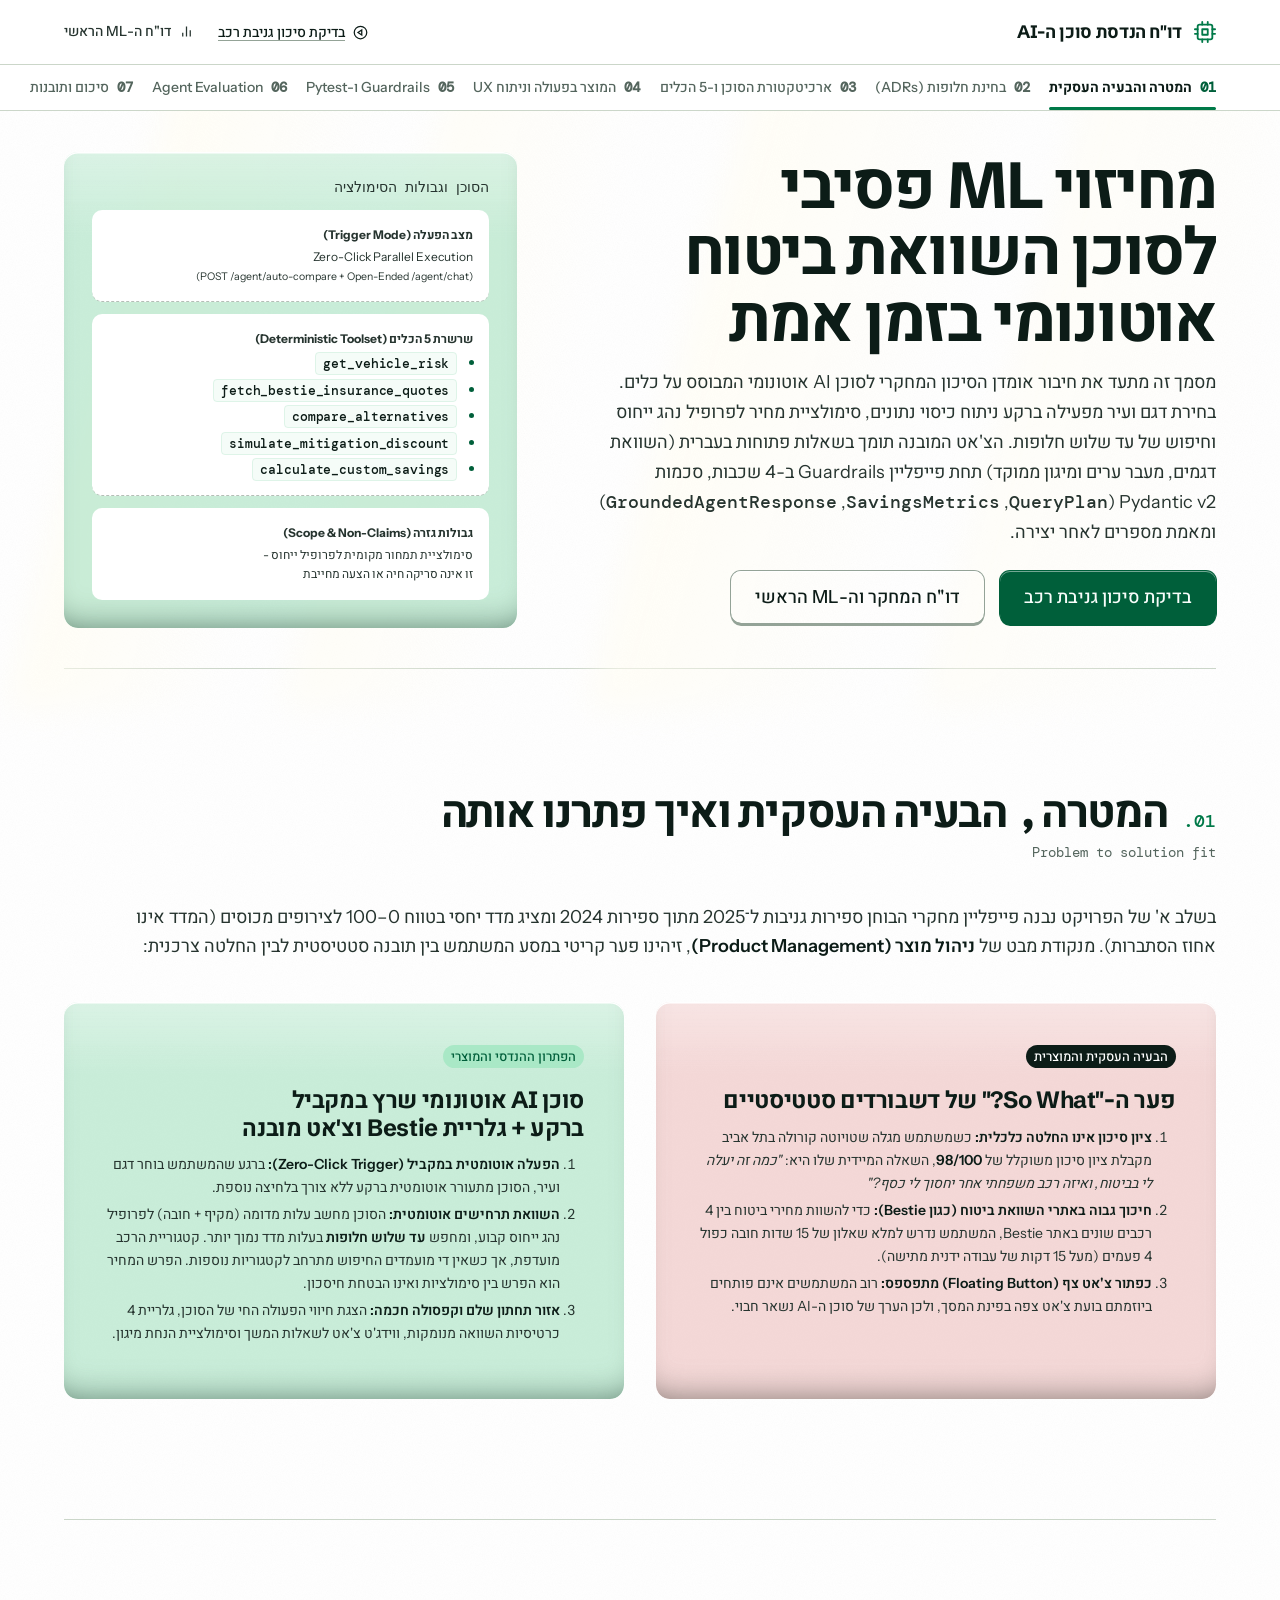
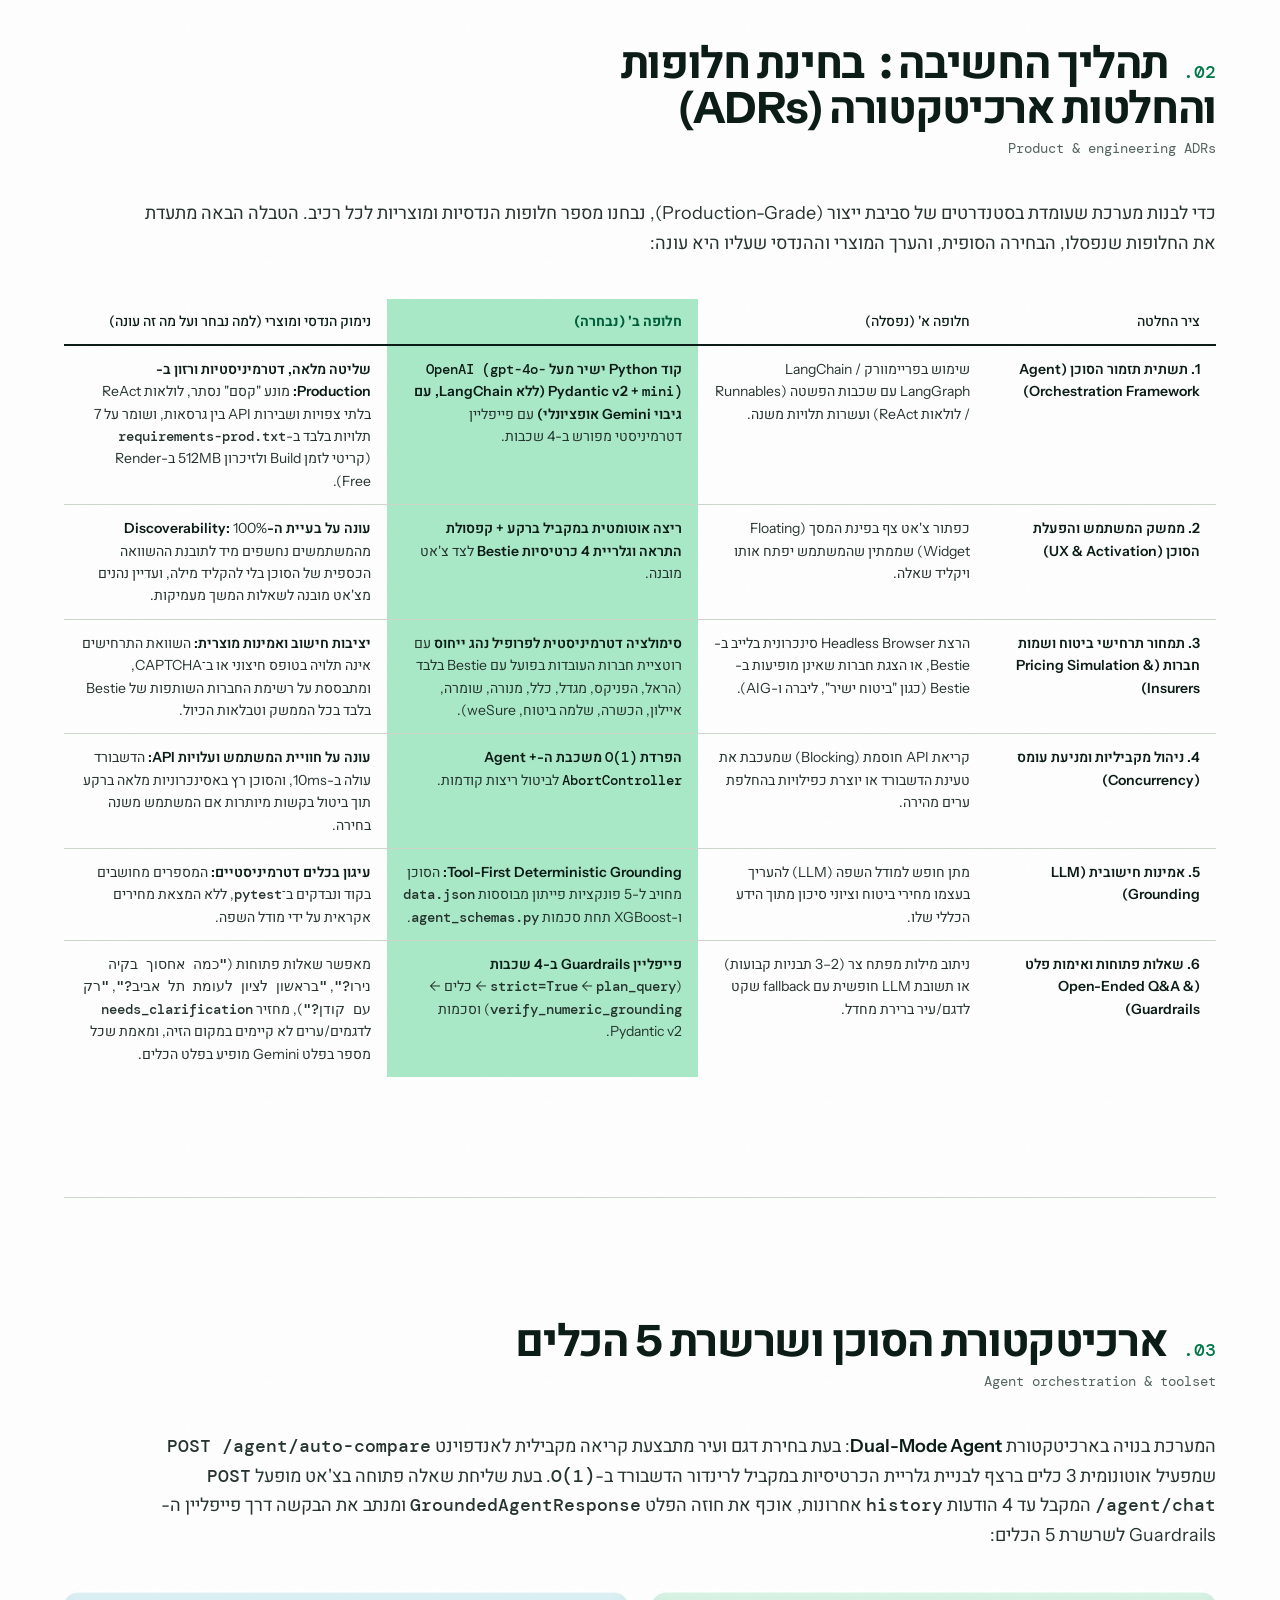
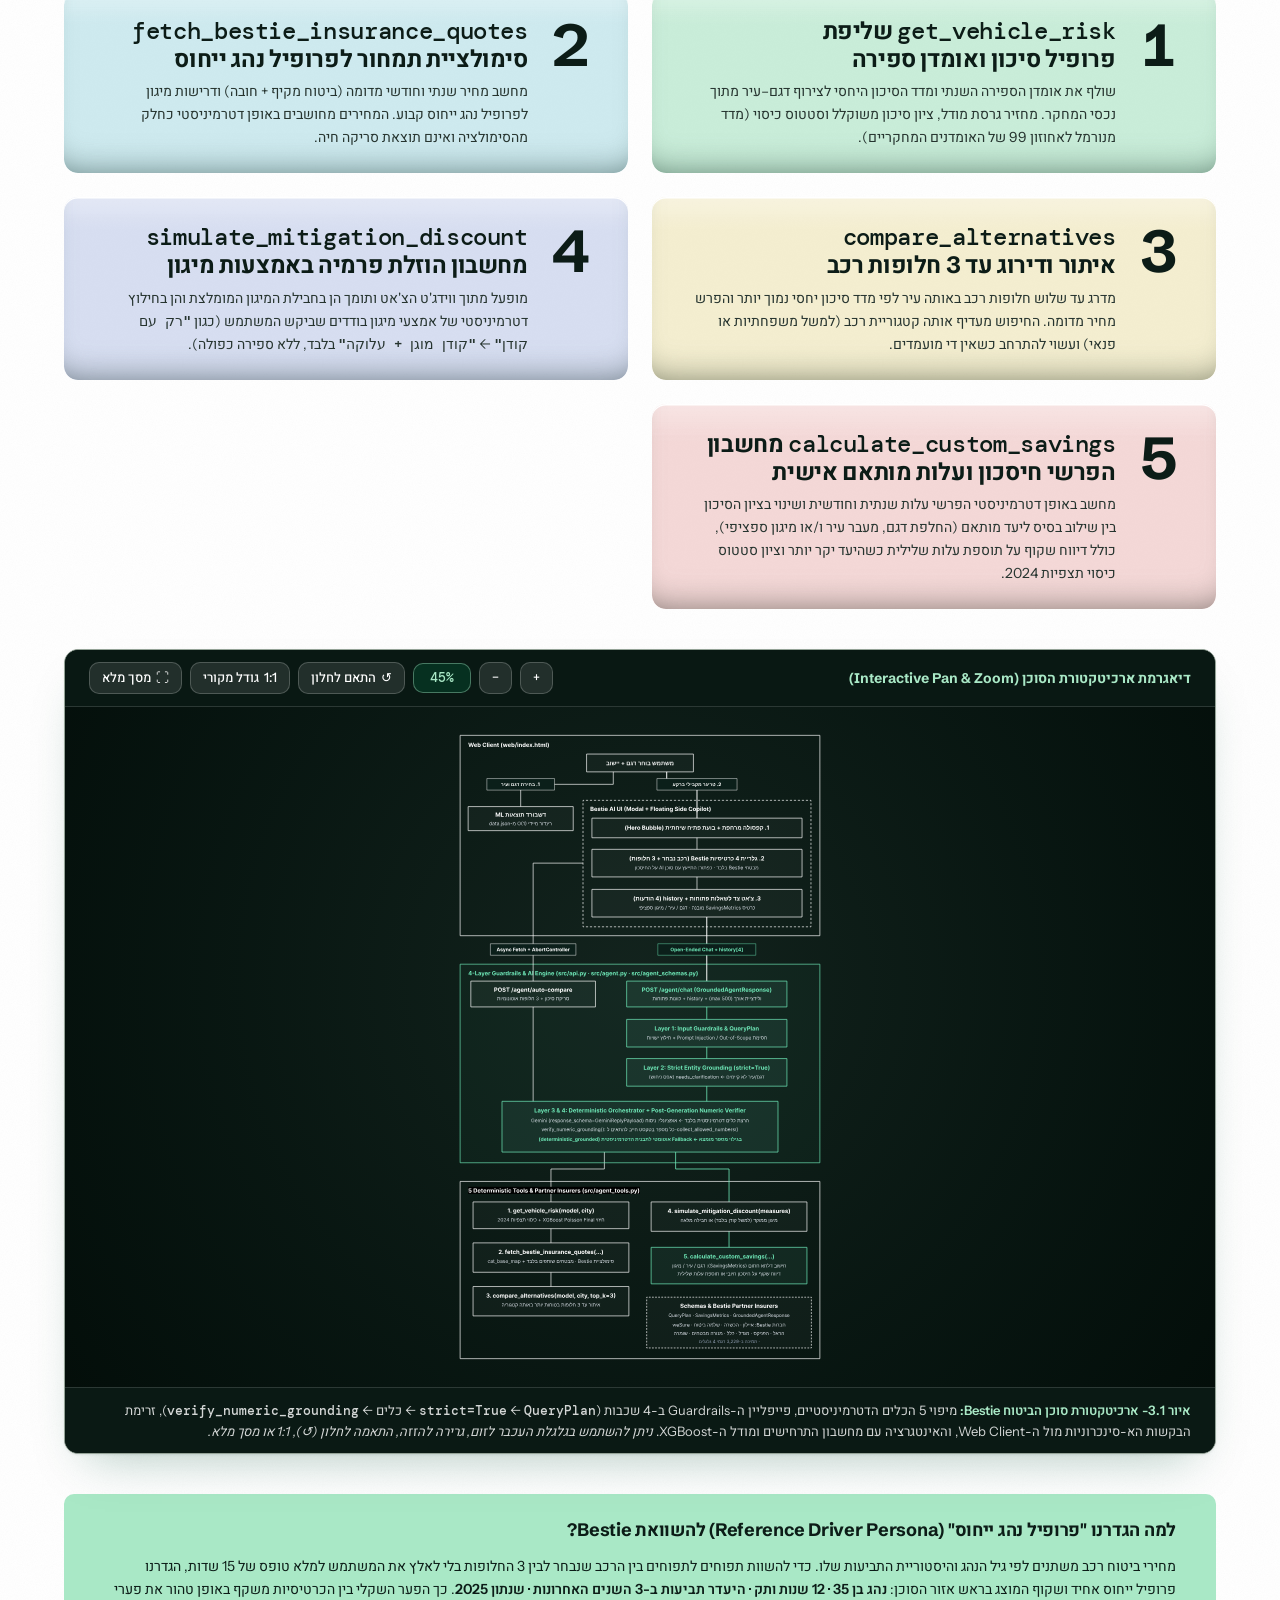
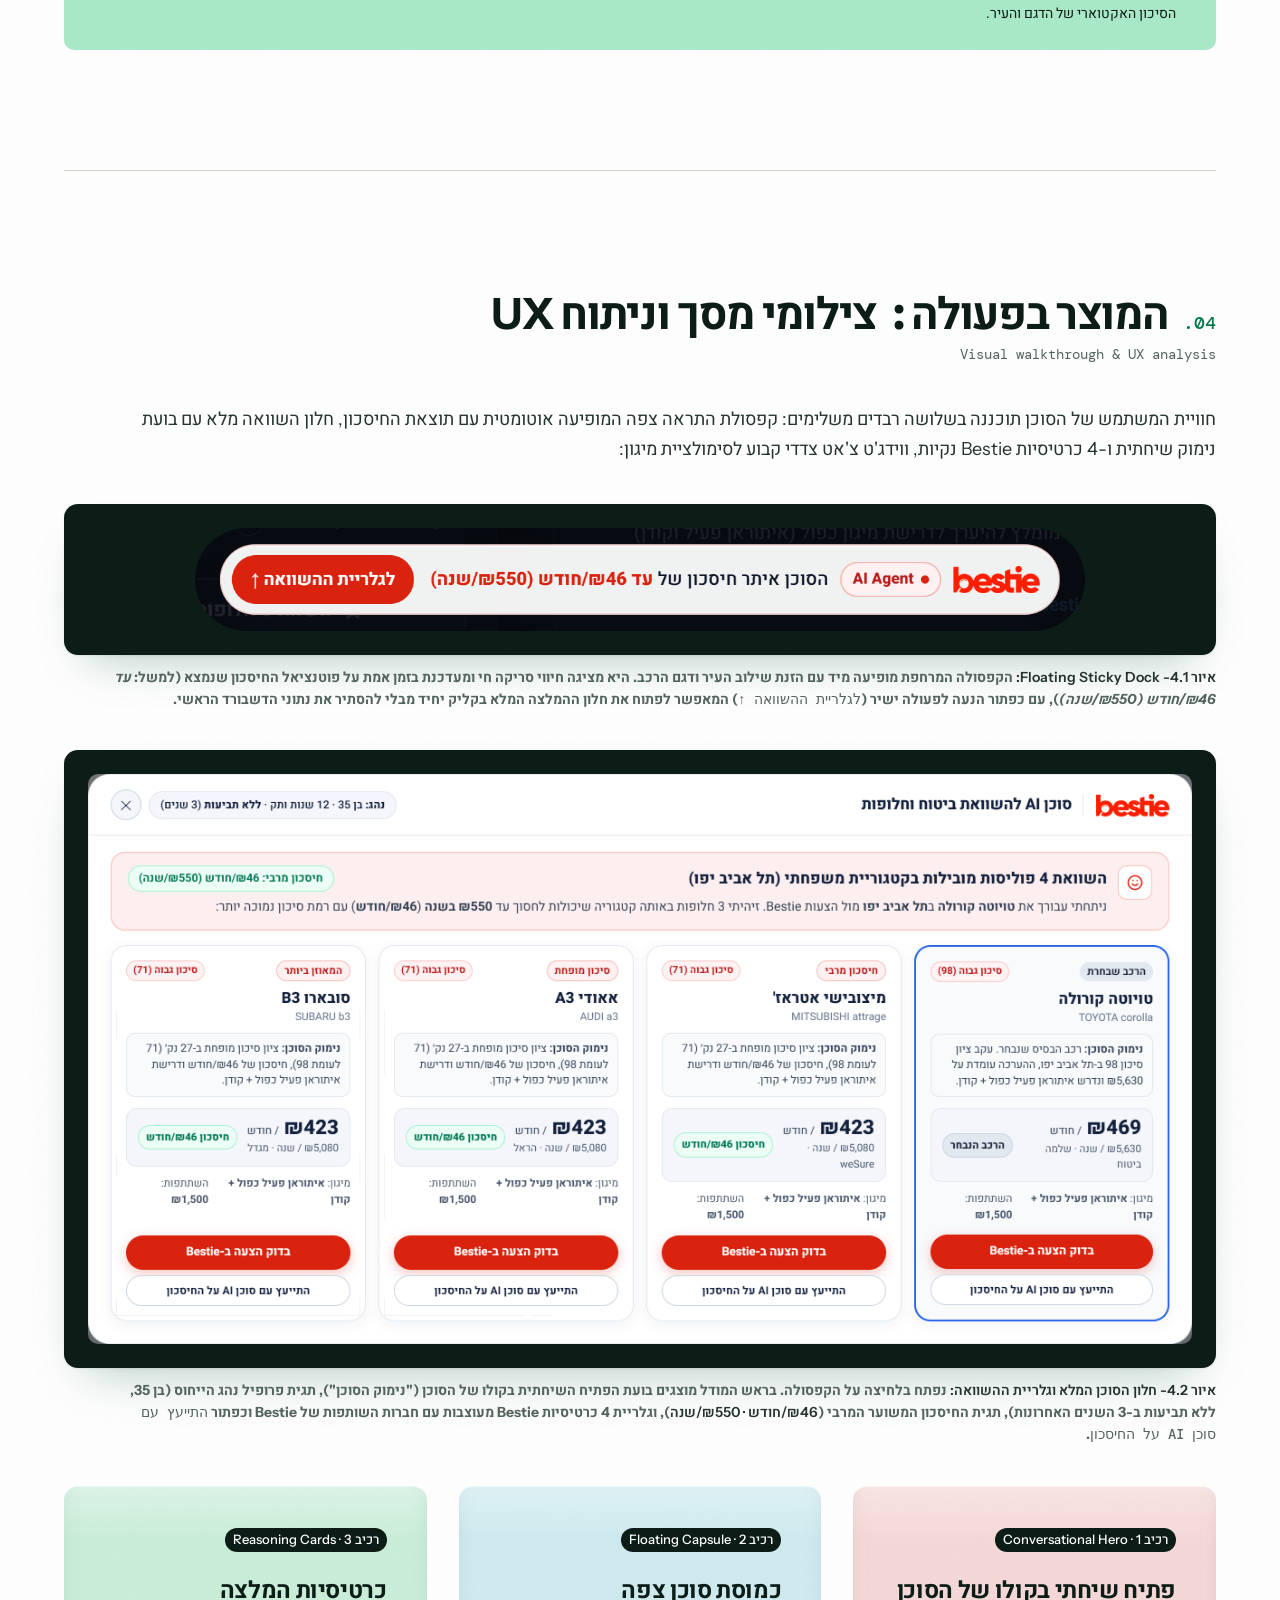
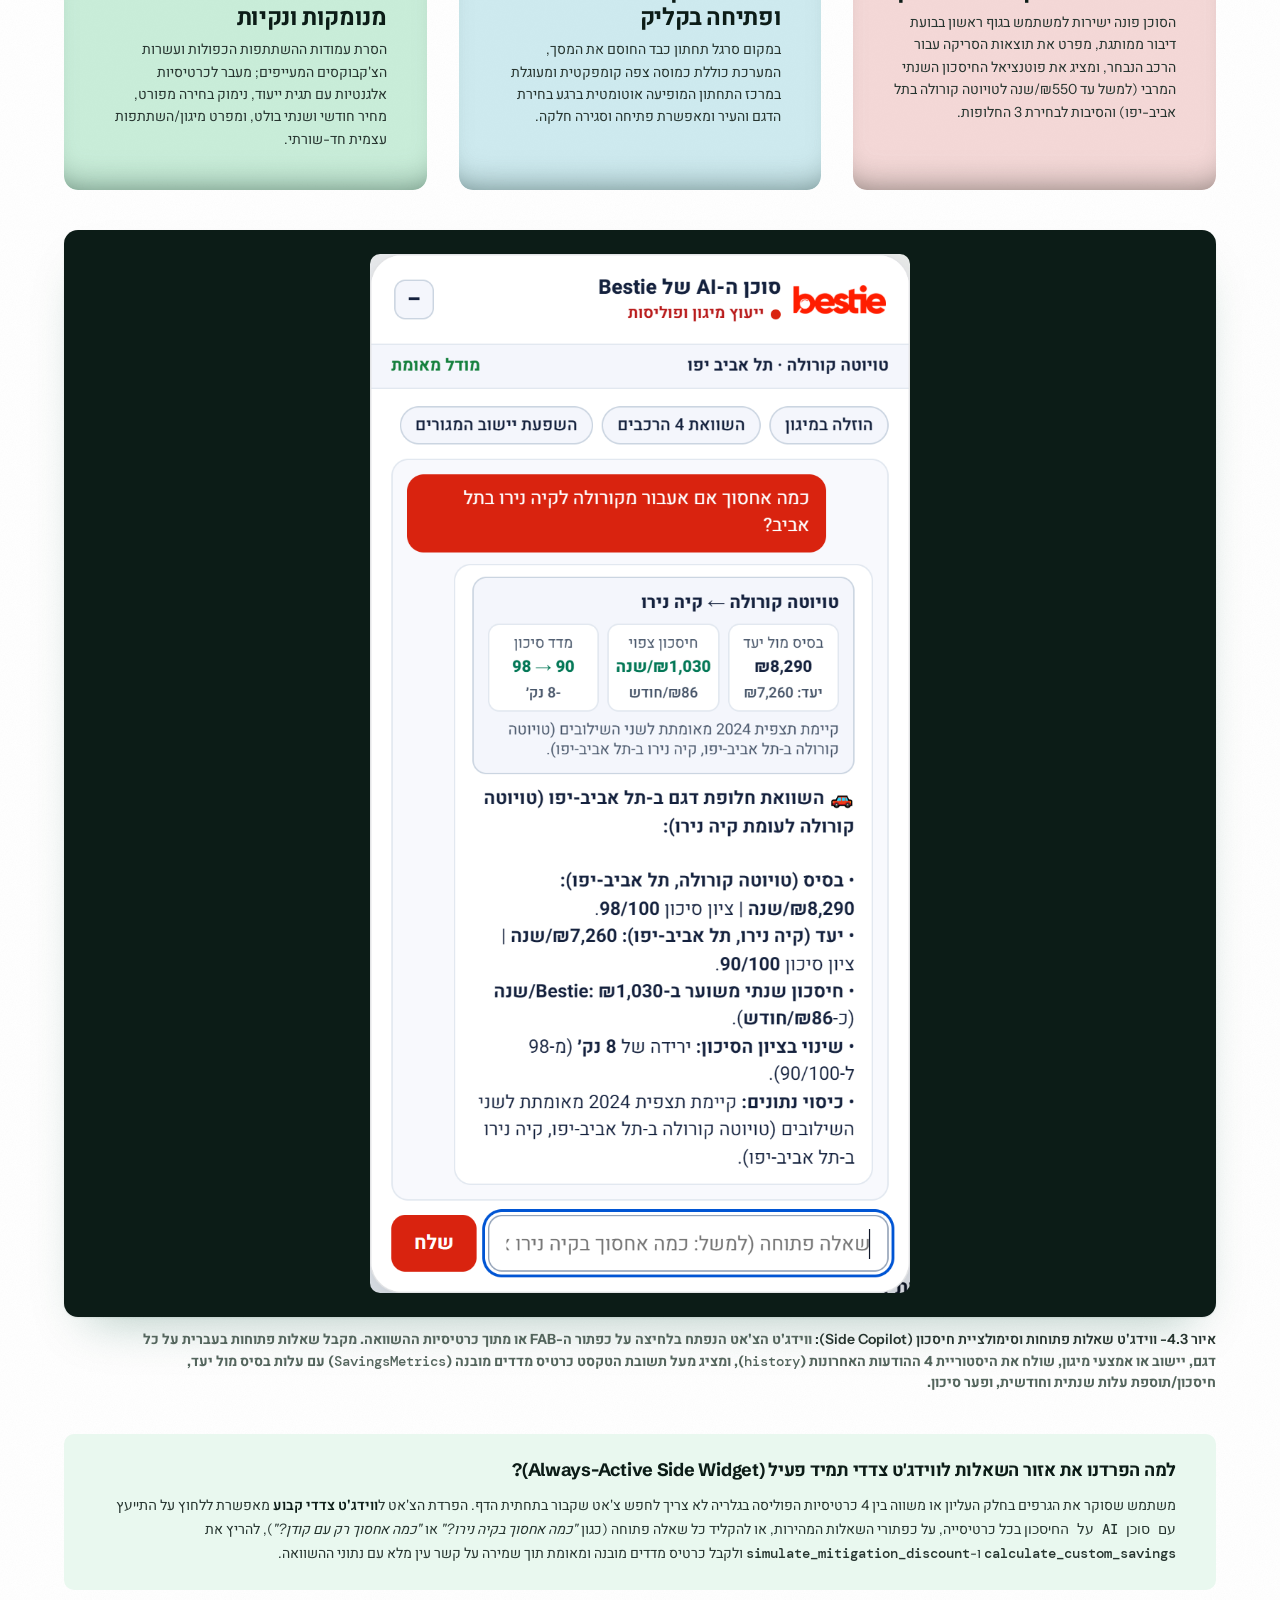
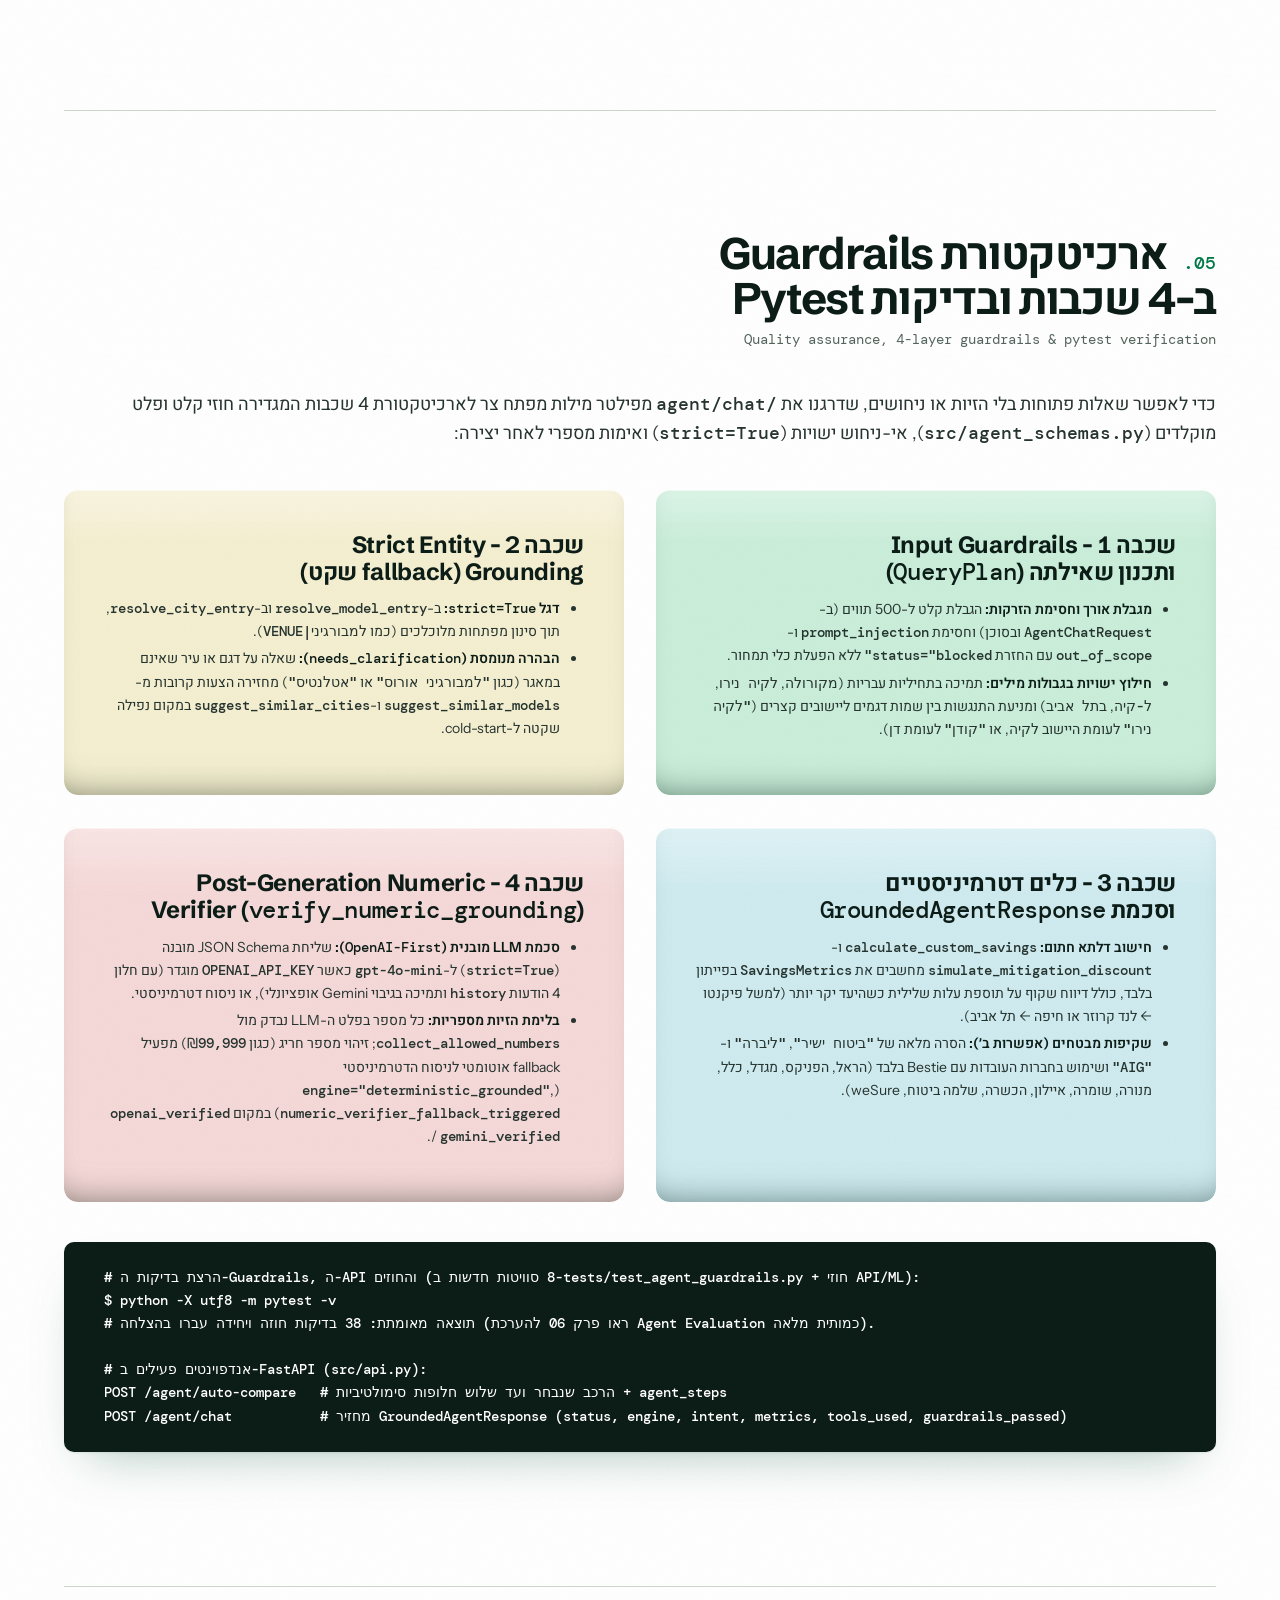
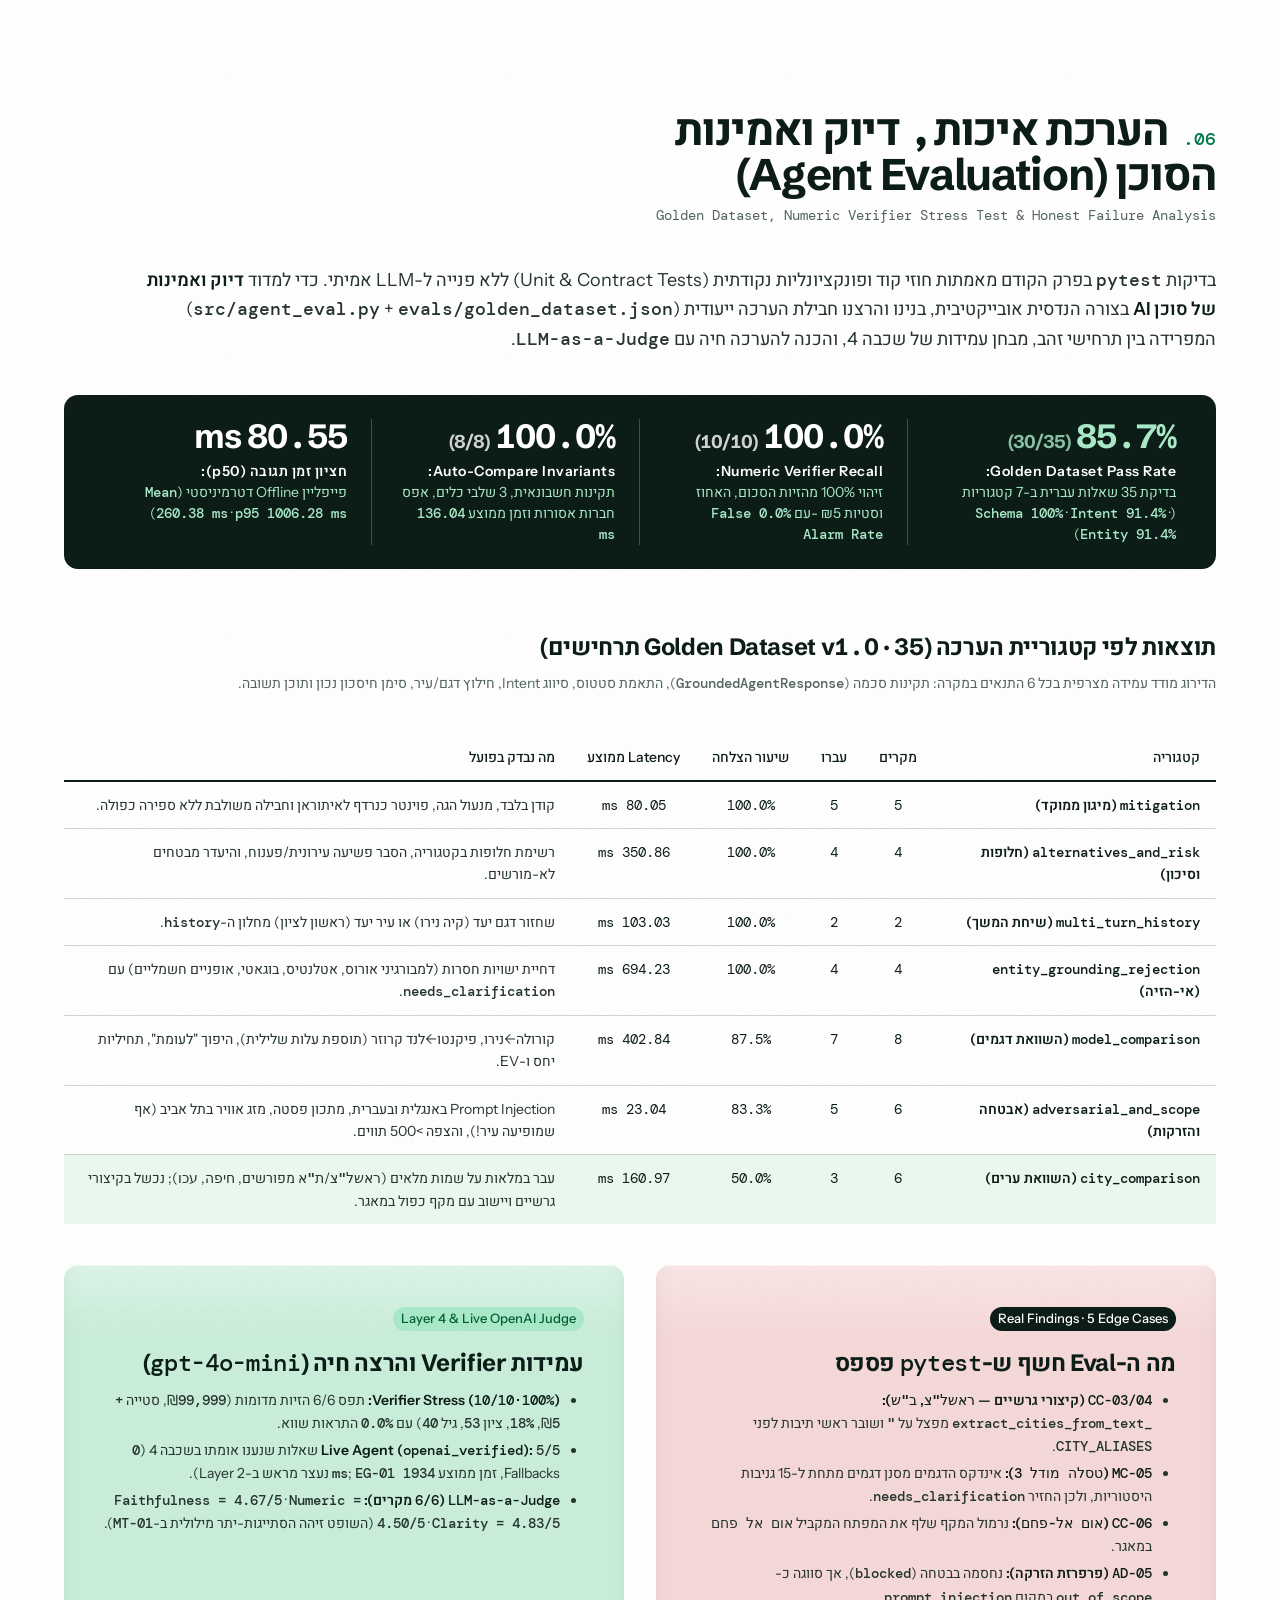
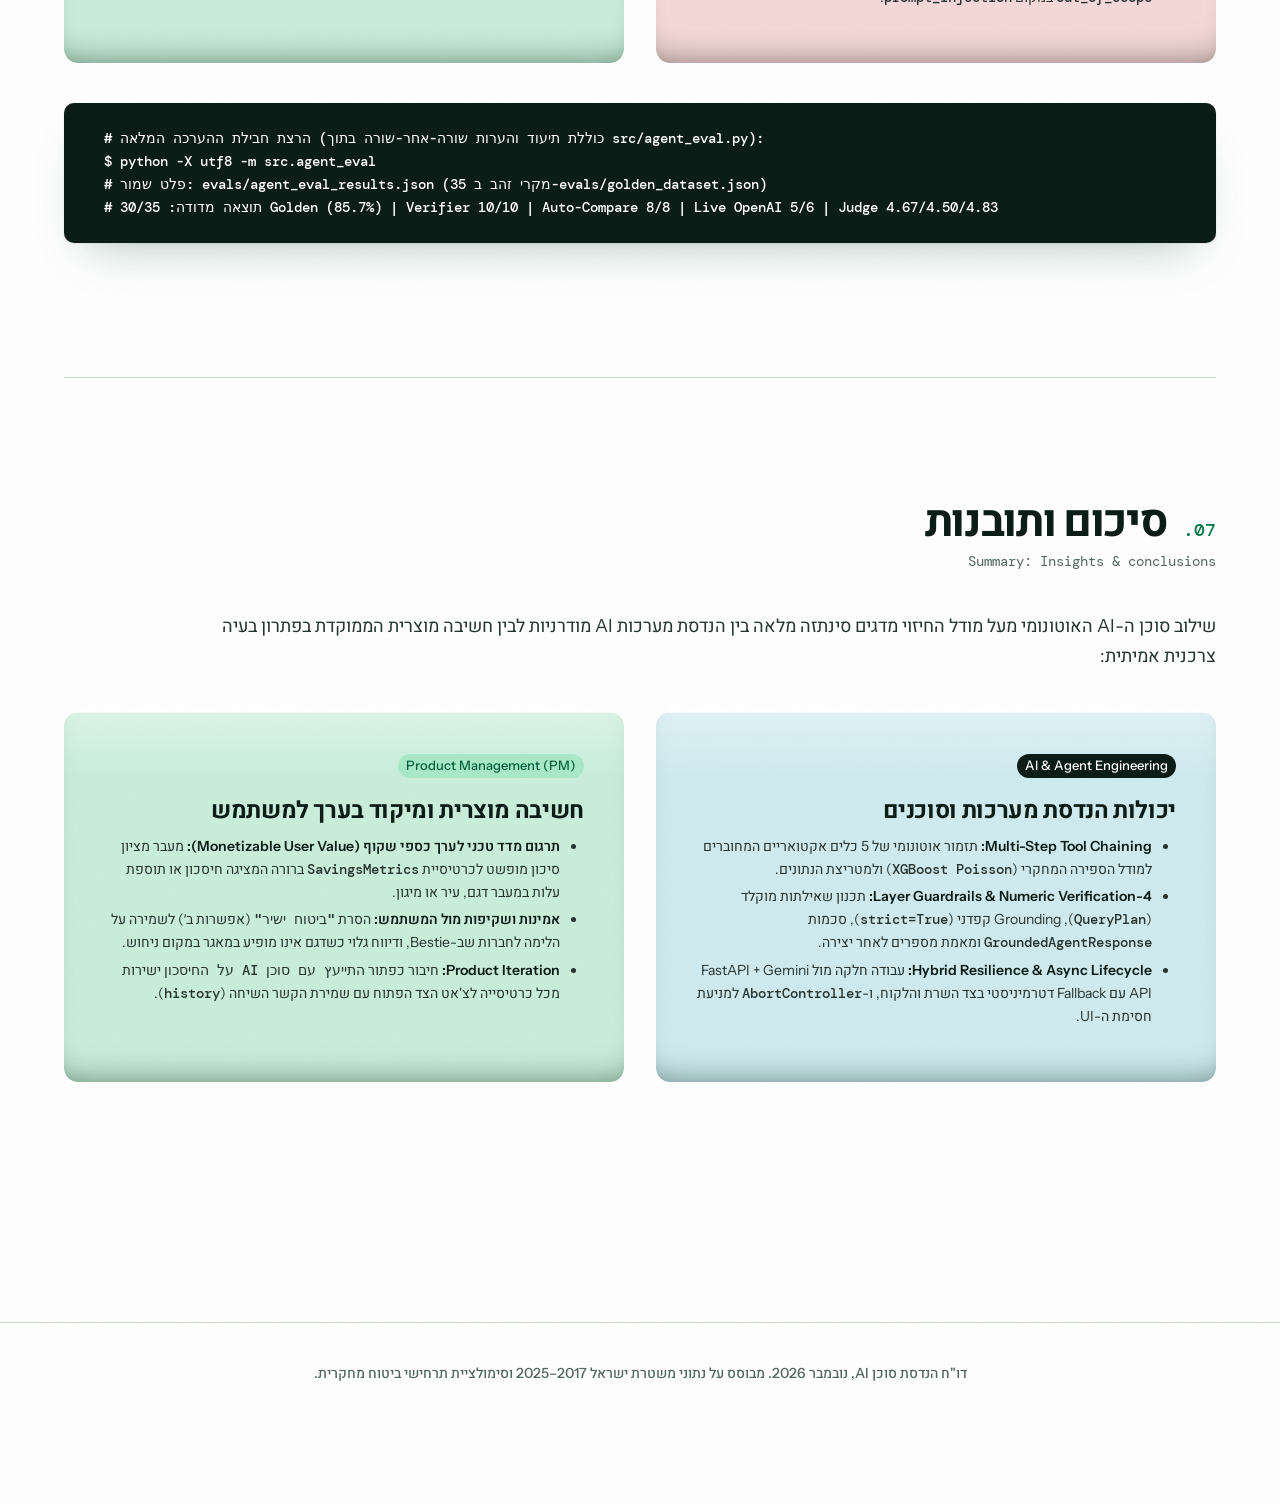
<file: web/agent_report.html>
<!DOCTYPE html>
<html lang="he" dir="rtl">

<head>
    <meta charset="utf-8" />
    <meta content="width=device-width, initial-scale=1.0" name="viewport" />
    <title>סוכן אוטונומי לבדיקת חיסכון בביטוח הרכב | AI Engineering &amp; Product Portfolio</title>
    <meta
        content="תיעוד הנדסי ומוצרי מלא של סוכן ה-AI האוטונומי להשוואת מחירי ביטוח רכב באתר Bestie וניתוח חלופות מבוסס XGBoost."
        name="description" />

    <!-- Google Fonts: Dose Theme System -->
    <link href="https://fonts.googleapis.com" rel="preconnect" />
    <link crossorigin="" href="https://fonts.gstatic.com" rel="preconnect" />
    <link
        href="https://fonts.googleapis.com/css2?family=Schibsted+Grotesk:wght@500;700&family=Instrument+Sans:wght@400;500&family=DM+Mono:wght@400;500&family=Heebo:wght@400;500;700&display=swap"
        rel="stylesheet" />

    <style>
        /* Hallmark · shape: Long Document · genre: modern-minimal · theme: Dose · companion: Bestie Copilot Agent Report */
        /* ── tokens (Dose) ──────────────────────────────────────── */
        :root {
            --space-3xs: 2px;
            --space-2xs: 4px;
            --space-xs: 8px;
            --space-sm: 12px;
            --space-md: 16px;
            --space-lg: 24px;
            --space-xl: 40px;
            --space-2xl: 64px;
            --space-3xl: 96px;
            --space-4xl: 144px;
            --text-xs: 0.8125rem;
            --text-sm: 0.875rem;
            --text-md: 1.125rem;
            --text-lg: 1.25rem;
            --text-xl: 1.5625rem;
            --text-2xl: 1.953rem;
            --text-3xl: 2.441rem;
            --text-display-s: clamp(2.25rem, 4vw + 0.5rem, 3.75rem);
            --text-display: clamp(2.5rem, 4vw + 1rem, 4.75rem);
            --text-section: clamp(1.9rem, 2.2vw + 1rem, 3.25rem);
            --text-title: clamp(1.25rem, 0.75vw + 0.875rem, 1.625rem);
            --text-lead: clamp(1.125rem, 0.35vw + 1rem, 1.375rem);
            --ease-out: cubic-bezier(0.16, 1, 0.3, 1);
            --ease-in: cubic-bezier(0.7, 0, 0.84, 0);
            --ease-in-out: cubic-bezier(0.65, 0, 0.35, 1);
            --dur-micro: 120ms;
            --dur-short: 220ms;
            --dur-long: 420ms;
            --container: 1440px;
            --gutter: 64px;
            --gap-columns: 32px;
            --section-gap-s: 120px;
            --section-gap: 144px;
            --section-gap-l: 176px;
            --z-base: 1;
            --z-raised: 10;
            --z-dropdown: 100;
            --z-sticky: 200;
            --z-sticky-nav: 300;
            --z-modal: 400;
            --z-toast: 500;
            --z-tooltip: 600;

            --color-paper: #ffffff;
            --color-paper-2: oklch(96.5% 0.02 160);
            --color-paper-3: oklch(93% 0.036 160);
            --color-ink: oklch(21% 0.025 170);
            --color-ink-2: oklch(31% 0.02 170);
            --color-muted: oklch(49% 0.024 165);
            --color-rule: oklch(86.5% 0.022 140);
            --color-rule-2: oklch(70% 0.024 150);
            --color-accent: oklch(50% 0.13 160);
            --color-accent-deep: oklch(42% 0.11 162);
            --color-accent-soft: oklch(88% 0.08 160);
            --color-accent-ink: oklch(99% 0.006 160);
            --color-focus: oklch(45% 0.14 160);
            --p-mon: oklch(85% 0.052 22);
            --p-tue: oklch(87.5% 0.058 64);
            --p-wed: oklch(91.5% 0.064 98);
            --p-thu: oklch(86.5% 0.075 160);
            --p-fri: oklch(87% 0.048 210);
            --p-sat: oklch(84% 0.045 270);
            --p-sun: oklch(84% 0.048 322);
            --light: oklch(99.4% 0.016 84);
            --glint: oklch(100% 0 0);

            --font-display: "Schibsted Grotesk", "Heebo", ui-sans-serif, sans-serif;
            --font-body: "Instrument Sans", "Heebo", ui-sans-serif, sans-serif;
            --font-outlier: "DM Mono", ui-monospace, monospace;
            --display-weight: 700;
            --tracking-display: -0.03em;
            --radius-card: 14px;
            --radius-inner: 10px;
            --radius-pill: 999px;
            --rule-hair: 1px;
            --shadow-card: 0 1px 2px oklch(30% 0.03 165 / 0.08), 0 24px 48px -24px oklch(40% 0.08 165 / 0.35);
            --shadow-lift: 0 1px 1px oklch(30% 0.03 165 / 0.10), 8px 18px 28px -14px oklch(36% 0.06 165 / 0.32), 18px 40px 60px -30px oklch(40% 0.08 165 / 0.30);
            --header-top-h: 64px;
            --header-nav-h: 48px;
            --header-h: 112px;
            --measure: 70ch;
        }

        /* ── base ───────────────────────────────────────────────── */
        *,
        *::before,
        *::after {
            box-sizing: border-box;
        }

        html,
        body {
            overflow-x: clip;
        }

        html {
            scrollbar-color: var(--color-muted) var(--color-paper);
            scroll-padding-top: calc(var(--header-h) + var(--space-md));
            scroll-behavior: smooth;
        }

        body {
            margin: 0;
            padding-top: var(--header-h);
            padding-bottom: var(--section-gap-s);
            background-color: var(--color-paper);
            background-image: url("data:image/svg+xml,%3Csvg xmlns='http://www.w3.org/2000/svg' width='140' height='140'%3E%3Cfilter id='g'%3E%3CfeTurbulence type='fractalNoise' baseFrequency='0.9' numOctaves='2' stitchTiles='stitch'/%3E%3CfeColorMatrix type='saturate' values='0'/%3E%3C/filter%3E%3Crect width='140' height='140' filter='url(%23g)' opacity='0.05'/%3E%3C/svg%3E");
            color: var(--color-ink-2);
            font-family: var(--font-body);
            font-size: var(--text-md);
            line-height: 1.5;
            font-weight: 400;
            -webkit-font-smoothing: antialiased;
            caret-color: var(--color-accent);
        }

        ::selection {
            background: color-mix(in oklab, var(--color-accent) 22%, transparent);
            color: var(--color-ink);
        }

        :focus-visible {
            outline: 2px solid var(--color-focus);
            outline-offset: 2px;
        }

        a {
            color: inherit;
            text-decoration-thickness: 1px;
            text-underline-offset: 0.2em;
            text-decoration-color: var(--color-rule-2);
            transition: text-decoration-color var(--dur-short) var(--ease-out), color var(--dur-short) var(--ease-out);
        }

        a:hover {
            text-decoration-color: var(--color-accent);
        }

        h1,
        h2,
        h3,
        h4,
        h5 {
            margin: 0;
            font-family: var(--font-display);
            font-weight: var(--display-weight);
            font-synthesis: none;
            font-variant-numeric: lining-nums tabular-nums;
            letter-spacing: var(--tracking-display);
            line-height: 1.02;
            overflow-wrap: break-word;
            min-width: 0;
            text-wrap: balance;
            color: var(--color-ink);
        }

        h1 {
            max-width: 22ch;
            font-size: var(--text-display);
        }

        h2 {
            max-width: 30ch;
            font-size: var(--text-section);
        }

        h3 {
            /* max-width: 40ch; */
            font-size: var(--text-title);
            line-height: 1.15;
            letter-spacing: -0.015em;
        }

        h4,
        h5 {
            max-width: 44ch;
            font-size: var(--text-lg);
            font-weight: 500;
            line-height: 1.3;
            letter-spacing: -0.01em;
        }

        h5 {
            font-size: var(--text-md);
        }

        p {
            margin: 0;
            text-wrap: pretty;
            overflow-wrap: break-word;
            max-width: var(--measure);
        }

        .lead,
        .standfirst {
            font-family: var(--font-body);
            font-size: 20px;
            font-weight: 400;
            line-height: 30px;
            max-width: 52ch;
            color: var(--color-ink-2);
        }

        strong,
        b {
            font-weight: 600;
            color: var(--color-ink);
        }

        h1 strong,
        h2 strong,
        h3 strong,
        h4 strong,
        h5 strong,
        .metric-value strong {
            font-weight: inherit;
            color: inherit;
        }

        img,
        video {
            max-width: 100%;
            height: auto;
            display: block;
        }

        svg {
            display: block;
        }

        code {
            font-family: var(--font-outlier);
            font-weight: 500;
            font-size: 1em;
            overflow-wrap: break-word;
        }

        button,
        input,
        select,
        textarea {
            font: inherit;
        }

        small,
        figcaption,
        th,
        nav,
        label,
        .btn,
        .badge,
        .pill-num,
        .contract-label,
        .metric-label {
            font-family: var(--font-body);
            font-weight: 700;
        }

        .container,
        .page-body {
            width: var(--container);
            max-width: 100%;
            margin-inline: auto;
            padding-inline: var(--gutter);
            box-sizing: border-box;
        }

        .num,
        .figure,
        .metric-value,
        td.num {
            font-variant-numeric: lining-nums tabular-nums;
        }


        /* ── the plastic surface language ───────────────────────── */
        .plastic {
            border-radius: var(--radius-card);
            background:
                linear-gradient(color-mix(in oklab, var(--glint) 32%, transparent), transparent 18%),
                color-mix(in oklab, var(--t, var(--p-thu)) 62%, transparent);
            box-shadow: inset 0 1.5px 0 var(--glint), inset 0 -24px 36px -28px color-mix(in oklab, var(--t, var(--p-thu)) 45%, var(--color-ink));
        }

        /* ── chrome: the bar and the chapter strip ──────────────── */
        .fixed-header {
            position: fixed;
            inset-block-start: 0;
            inset-inline: 0;
            z-index: var(--z-sticky-nav);
            background: color-mix(in oklab, var(--color-paper) 94%, transparent);
            backdrop-filter: blur(10px);
            border-bottom: var(--rule-hair) solid var(--color-rule);
        }

        .header-inner {
            display: flex;
            align-items: center;
            justify-content: space-between;
            gap: var(--space-lg);
            min-height: var(--header-top-h);
            width: var(--container);
            max-width: 100%;
            margin-inline: auto;
            padding-inline: var(--gutter);
            box-sizing: border-box;
        }

        .header-brand {
            display: flex;
            align-items: center;
            gap: var(--space-sm);
            min-width: 0;
        }

        .header-brand-icon {
            color: var(--color-accent);
            flex-shrink: 0;
        }

        .header-brand-icon svg {
            width: 22px;
            height: 22px;
        }

        .header-title {
            margin: 0;
            font-family: var(--font-display);
            font-size: var(--text-md);
            font-weight: 700;
            line-height: 1.15;
            letter-spacing: -0.02em;
            color: var(--color-ink);
            white-space: nowrap;
        }

        .header-subtitle {
            margin: 0;
            font-family: var(--font-outlier);
            font-size: var(--text-xs);
            color: var(--color-muted);
            line-height: 1.3;
            white-space: nowrap;
        }

        .header-actions {
            display: flex;
            align-items: center;
            gap: var(--space-lg);
            flex-shrink: 0;
            min-width: 0;
            max-width: 100%;
        }

        .btn-secondary-nav {
            display: inline-flex;
            align-items: center;
            gap: var(--space-xs);
            font-family: var(--font-body);
            font-size: var(--text-sm);
            font-weight: 500;
            color: var(--color-ink-2);
            text-decoration: none;
            white-space: nowrap;
            padding-block: var(--space-xs);
            border-bottom: 1px solid transparent;
            transition: color var(--dur-micro) var(--ease-out), border-color var(--dur-micro) var(--ease-out);
        }

        .btn-secondary-nav:hover {
            color: var(--color-ink);
            border-bottom-color: var(--color-accent);
        }

        .btn-secondary-nav:active {
            transform: translateY(1px);
        }

        .btn-secondary-nav svg {
            width: 15px;
            height: 15px;
        }

        .btn-live-app {
            display: inline-flex;
            align-items: center;
            gap: var(--space-xs);
            font-family: var(--font-body);
            font-size: var(--text-sm);
            font-weight: 500;
            color: var(--color-ink);
            text-decoration: underline;
            text-decoration-color: var(--color-rule-2);
            text-underline-offset: 0.22em;
            white-space: nowrap;
            transition: text-decoration-color var(--dur-short) var(--ease-out);
        }

        .btn-live-app:hover {
            text-decoration-color: var(--color-accent);
        }

        .btn-live-app svg {
            width: 15px;
            height: 15px;
        }

        .chapter-nav-bar {
            border-top: var(--rule-hair) solid var(--color-rule);
            background: var(--color-paper);
        }

        .chapter-nav-pills {
            position: relative;
            display: flex;
            align-items: stretch;
            justify-content: space-between;
            gap: clamp(12px, 1.5vw, 28px);
            width: var(--container);
            max-width: 100%;
            margin-inline: auto;
            padding-inline: var(--gutter);
            box-sizing: border-box;
            overflow-x: auto;
            scrollbar-width: none;
        }

        .chapter-nav-pills::-webkit-scrollbar {
            display: none;
        }

        .chap-nav-pill {
            position: relative;
            display: inline-flex;
            align-items: center;
            gap: var(--space-xs);
            padding-block: var(--space-sm);
            font-family: var(--font-body);
            font-size: var(--text-sm);
            font-weight: 500;
            color: var(--color-muted);
            text-decoration: none;
            white-space: nowrap;
            flex-shrink: 0;
            transition: color var(--dur-micro) var(--ease-out);
        }

        .chap-nav-pill:hover {
            color: var(--color-ink);
        }

        .chap-nav-pill:active {
            transform: translateY(1px);
        }

        .chap-nav-pill.active {
            color: var(--color-ink);
            font-weight: 700;
        }

        .pill-num {
            font-family: var(--font-outlier);
            font-variant-numeric: tabular-nums;
            color: var(--color-muted);
            min-width: auto;
            flex-shrink: 0;
            display: inline-block;
        }

        .chap-nav-pill.active .pill-num {
            color: var(--color-accent-deep);
            font-weight: 700;
        }

        .nav-underline-indicator {
            position: absolute;
            inset-block-end: 0;
            left: 0;
            height: 3px;
            border-radius: var(--radius-pill);
            background: var(--color-accent);
            pointer-events: none;
            z-index: 2;
            transform: translate3d(0, 0, 0);
            transition: transform 0.28s cubic-bezier(0.2, 0.9, 0.3, 1.2), width 0.24s cubic-bezier(0.2, 0.9, 0.3, 1.2), opacity 0.2s ease-out;
            opacity: 0;
        }

        /* ── controls: moulded plastic ──────────────────────────── */
        .btn {
            display: inline-flex;
            align-items: center;
            justify-content: center;
            gap: var(--space-xs);
            min-height: 52px;
            padding-inline: var(--space-lg);
            border: 0;
            border-radius: var(--radius-inner);
            background: var(--color-paper-2);
            color: var(--color-ink);
            font-family: var(--font-body);
            font-weight: 500;
            font-size: var(--text-md);
            line-height: 1;
            white-space: nowrap;
            text-decoration: none;
            cursor: pointer;
            box-shadow: inset 0 1px 0 var(--glint), 0 0 0 1px var(--color-rule), 0 3px 0 var(--color-rule);
            transition: transform var(--dur-micro) var(--ease-out), box-shadow var(--dur-micro) var(--ease-out);
        }

        .btn:hover {
            box-shadow: inset 0 1px 0 var(--glint), 0 0 0 1px var(--color-rule-2), 0 3px 0 var(--color-rule-2);
        }

        .btn:active {
            transform: translateY(3px);
            box-shadow: inset 0 1px 0 var(--glint), 0 0 0 1px var(--color-rule);
        }

        .btn--primary,
        .btn:not(.btn--quiet) {
            background: var(--color-accent-deep);
            color: var(--color-accent-ink);
            box-shadow: inset 0 1px 0 color-mix(in oklab, var(--glint) 45%, transparent), 0 0 0 1px var(--color-accent-deep), 0 3px 0 var(--color-accent-deep);
        }

        .btn--primary:hover,
        .btn:not(.btn--quiet):hover {
            background: var(--color-accent);
            box-shadow: inset 0 1px 0 color-mix(in oklab, var(--glint) 45%, transparent), 0 0 0 1px var(--color-accent), 0 3px 0 var(--color-accent-deep);
        }

        .btn--quiet {
            background: transparent;
            color: var(--color-ink);
            box-shadow: inset 0 1px 0 var(--glint), 0 0 0 1px var(--color-rule-2), 0 3px 0 var(--color-rule-2);
        }

        .btn--quiet:hover {
            background: var(--color-paper-2);
            box-shadow: inset 0 1px 0 var(--glint), 0 0 0 1px var(--color-ink-2), 0 3px 0 var(--color-ink-2);
        }

        /* ── hero (Settled: the study text beside its contract tray) ── */
        .hero {
            position: relative;
            padding-block: var(--space-xl);
        }

        .hero::before {
            content: "";
            position: absolute;
            inset: calc(-1 * var(--space-xl)) calc(-1 * var(--space-2xl));
            z-index: 0;
            pointer-events: none;
            background:
                linear-gradient(105deg, transparent 12%, color-mix(in oklab, var(--light) 70%, transparent) 12.5%, transparent 27%),
                linear-gradient(105deg, transparent 31%, color-mix(in oklab, var(--light) 55%, transparent) 31.5%, transparent 45%),
                linear-gradient(105deg, transparent 52%, color-mix(in oklab, var(--light) 65%, transparent) 52.5%, transparent 71%),
                linear-gradient(105deg, transparent 75%, color-mix(in oklab, var(--light) 45%, transparent) 75.5%, transparent 93%);
            filter: blur(16px);
        }

        .hero>* {
            position: relative;
            z-index: 1;
        }

        .study-split {
            display: grid;
            grid-template-columns: minmax(0, 7fr) minmax(0, 5fr);
            gap: var(--space-2xl);
            align-items: start;
        }

        .study-copy {
            max-width: 62ch;
        }

        .study-copy h1 {
            font-size: 65px;
        }

        .study-copy .lead {
            font-size: 18px;
        }

        .hero .lead {
            margin-top: var(--space-md);
            max-width: 52ch;
        }

        .hero-actions {
            display: flex;
            flex-wrap: wrap;
            align-items: center;
            gap: var(--space-md);
            margin-top: var(--space-lg);
        }

        .hero-figures {
            display: grid;
            grid-template-columns: repeat(4, minmax(0, 1fr));
            margin-top: var(--space-xl);
            padding: var(--space-lg) var(--space-xl);
            background: var(--color-ink);
            color: var(--color-paper);
            border-radius: var(--radius-card);
        }

        .contract-grid>*,
        .hero-figures>* {
            min-width: 0;
        }

        .metric-card {
            padding-inline: var(--space-lg);
            border-inline-start: 1px solid color-mix(in oklab, var(--color-paper) 22%, transparent);
            min-width: 0;
            text-align: right;
        }

        .metric-card:first-child {
            padding-inline-start: 0;
            border-inline-start: 0;
        }

        .metric-value {
            font-family: var(--font-display);
            font-size: clamp(1.6rem, 2vw + 0.5rem, 2.6rem);
            font-weight: 700;
            line-height: 1.02;
            letter-spacing: var(--tracking-display);
            font-variant-numeric: lining-nums tabular-nums;
            overflow-wrap: break-word;
            color: var(--color-paper);
            text-align: right;
            direction: rtl;
        }

        .metric-card--lead .metric-value {
            color: var(--color-accent-soft);
        }

        .metric-label {
            margin-top: var(--space-xs);
            font-family: var(--font-body);
            font-size: var(--text-sm);
            font-weight: 500;
            color: var(--color-accent-soft);
            line-height: 1.45;
            font-weight: 400;
            line-height: 1.5;
            text-align: right;
            direction: rtl;
        }

        .metric-label strong {
            color: #ffffff;
            font-weight: 600;
            letter-spacing: 0.5px;
        }

        /* ── the signature: the contract as a pharmacy tray ── */
        .contract-band {
            --t: var(--p-thu);
            margin-top: 0;
            padding: var(--space-xl) var(--space-xl) var(--space-lg);
            border-radius: var(--radius-card);
            background:
                linear-gradient(color-mix(in oklab, var(--glint) 32%, transparent), transparent 18%),
                color-mix(in oklab, var(--t) 62%, transparent);
            box-shadow: inset 0 1.5px 0 var(--glint), inset 0 -24px 36px -28px color-mix(in oklab, var(--t) 45%, var(--color-ink));
        }

        .contract-head {
            font-family: var(--font-outlier);
            font-size: var(--text-sm);
            font-weight: 500;
            letter-spacing: 0;
            color: var(--color-ink-2);
        }

        .contract-grid {
            display: grid;
            grid-template-columns: minmax(0, 1fr);
            gap: var(--space-sm);
            margin-top: var(--space-md);
        }

        .contract-card {
            padding: var(--space-md);
            background: color-mix(in oklab, var(--glint) 55%, var(--color-paper));
            border-radius: var(--radius-inner);
            border-bottom: 1px dashed color-mix(in oklab, var(--color-rule-2) 70%, transparent);
            min-width: 0;
        }

        .contract-label {
            font-family: var(--font-body);
            font-size: 12px;
            font-weight: 700;
            color: var(--color-ink-2);
        }

        .contract-val {
            margin-top: var(--space-2xs);
            /* font-family: var(--font-outlier); */
            font-size: 12px;
            line-height: 1.55;
        }

        .contract-persona-list {
            display: flex;
            flex-wrap: wrap;
            align-items: center;
            gap: 4px 8px;
            margin-top: var(--space-2xs);
            font-family: var(--font-outlier);
            font-size: var(--text-sm);
            color: var(--color-ink);
            line-height: 1.55;
        }

        .contract-tools-bullets {
            margin: var(--space-2xs) 0 0 0;
            padding: 0 0 0 1.15rem;
            list-style: disc;
            text-align: right;
            display: flex;
            flex-direction: column;
            gap: 5px;
            margin-right: 1rem;
        }

        .contract-tools-bullets li {
            color: var(--color-accent-deep);
            font-size: 0.95rem;
            line-height: 1.4;
        }

        .contract-tools-bullets li code {
            background: color-mix(in oklab, var(--p-thu) 12%, white);
            border: 1px solid color-mix(in oklab, var(--p-thu) 30%, transparent);
            padding: 2px 7px;
            border-radius: 4px;
            font-family: var(--font-outlier);
            font-size: 0.82rem;
            font-weight: 500;
            color: var(--color-ink);
            letter-spacing: -0.01em;
        }

        .contract-card.alert-card {
            margin: 0;
            padding: var(--space-md);
            background: white;
            border-bottom: 0;
        }

        .contract-card.alert-card .contract-label {
            color: var(--color-ink-2);
        }

        .contract-card.alert-card .contract-val {
            color: var(--color-ink-2);
        }

        .key-note {
            display: grid;
            grid-template-columns: minmax(0, 1fr);
            gap: var(--space-xs);
            margin-top: 0;
            padding-top: 8px;
            padding-bottom: 8px;
            border-top: var(--rule-hair) solid var(--color-rule);
        }

        /* ── chapters ───────────────────────────────────────────── */
        .section-card,
        .report-section {
            padding-block: var(--section-gap-s);
            border-top: var(--rule-hair) solid var(--color-rule);
            scroll-margin-top: calc(var(--header-h) + var(--space-md));
        }

        .chapter-head {
            display: block;
            margin-bottom: var(--space-xl);
        }

        .ch-num {
            font-family: var(--font-outlier);
            font-size: var(--text-md);
            font-weight: 500;
            font-variant-numeric: tabular-nums;
            color: var(--color-accent);
            letter-spacing: 0;
            margin-inline-end: var(--space-xs);
        }

        .chapter-id {
            font-family: var(--font-outlier);
            font-size: var(--text-sm);
            color: var(--color-muted);
            margin-top: var(--space-xs);
            direction: ltr;
            text-align: right;
        }

        .section-intro {
            font-size: var(--text-md);
            color: var(--color-ink-2);
            line-height: 1.65;
            max-width: 66ch;
            margin-top: var(--space-md);
        }

        .block-head {
            font-size: var(--text-title);
            margin-top: var(--space-2xl);
            max-width: 48ch;
        }

        .block-sub {
            font-size: var(--text-sm);
            color: var(--color-muted);
            margin-top: var(--space-2xs);
            max-width: 66ch;
            line-height: 1.6;
        }

        .section-card>p {
            margin-top: var(--space-md);
            max-width: 85vw;
        }

        .section-card h3 {
            margin-top: var(--space-2xl);
        }

        .section-card h4 {
            margin-top: var(--space-lg);
        }

        .section-card h3+*,
        .section-card h4+* {
            margin-top: var(--space-sm);
        }

        /* ── Two bands side by side & Three-compartment trays ──── */
        .bands {
            display: grid;
            grid-template-columns: repeat(2, minmax(0, 1fr));
            gap: var(--gap-columns);
            margin-top: var(--space-xl);
        }

        @media (max-width: 60rem) {
            .bands {
                grid-template-columns: minmax(0, 1fr);
            }
        }

        .band {
            padding: var(--space-xl);
            min-width: 0;
        }

        .band h3 {
            font-size: var(--text-title);
            margin-top: var(--space-3xs);
        }

        .band p {
            font-size: var(--text-sm);
            color: var(--color-ink-2);
            margin-top: var(--space-sm);
            line-height: 1.65;
            max-width: 56ch;
        }

        .band ul,
        .band ol {
            font-size: var(--text-sm);
            color: var(--color-ink-2);
            margin-top: var(--space-sm);
            line-height: 1.65;
            padding-inline-start: var(--space-lg);
        }

        .band li+li {
            margin-top: var(--space-2xs);
        }

        .tray {
            display: grid;
            grid-template-columns: repeat(3, minmax(0, 1fr));
            gap: var(--gap-columns);
            margin-top: var(--space-xl);
        }

        @media (max-width: 60rem) {
            .tray {
                grid-template-columns: minmax(0, 1fr);
            }
        }

        .comp {
            padding: var(--space-xl);
            min-width: 0;
        }

        .comp h3 {
            font-size: var(--text-title);
            margin-top: var(--space-xs);
        }

        .comp p {
            margin-top: var(--space-xs);
            color: var(--color-ink-2);
            font-size: var(--text-sm);
            line-height: 1.6;
        }

        /* ── Stations (sequence as plastic bands) ──────────────── */
        .stations {
            margin-top: var(--space-xl);
            display: grid;
            grid-template-columns: repeat(2, minmax(0, 1fr));
            gap: var(--space-lg);
        }

        .station {
            min-width: 0;
            padding: var(--space-lg) var(--space-xl);
            display: grid;
            grid-template-columns: auto minmax(0, 1fr);
            gap: var(--space-lg);
            align-items: start;
        }

        @media (max-width: 60rem) {
            .stations {
                grid-template-columns: minmax(0, 1fr);
            }

            .station {
                grid-template-columns: 1fr;
                gap: var(--space-md);
                padding: var(--space-lg);
            }
        }

        .station-num {
            font-family: var(--font-display);
            font-weight: var(--display-weight);
            letter-spacing: var(--tracking-display);
            font-size: var(--text-display-s);
            line-height: 1;
            color: var(--color-ink);
            font-variant-numeric: tabular-nums;
        }

        .station h3 {
            font-size: var(--text-title);
            margin-top: var(--space-3xs);
            font-variant-numeric: tabular-nums;
        }

        .station p {
            font-size: var(--text-sm);
            color: var(--color-ink-2);
            margin-top: var(--space-xs);
            line-height: 1.65;
            max-width: 100%;
        }

        .station .challenge,
        .station .solution {
            border-radius: var(--radius-inner);
            padding: var(--space-md) var(--space-lg);
            font-size: var(--text-sm);
            line-height: 1.65;
            margin-top: var(--space-sm);
        }

        .station .challenge {
            background: color-mix(in oklab, var(--glint) 50%, transparent);
            color: var(--color-ink-2);
        }

        .station .solution {
            background: var(--color-accent-soft);
            color: var(--color-ink-2);
        }

        .station .solution strong,
        .station .challenge strong {
            color: var(--color-ink);
        }

        /* ── Tables ─────────────────────────────────────────────── */
        .tbl-wrap {
            overflow-x: auto;
            margin-top: var(--space-xl);
        }

        .tbl {
            width: 100%;
            border-collapse: collapse;
            font-size: var(--text-sm);
        }

        .tbl th {
            font-weight: 500;
            color: var(--color-ink);
            text-align: start;
            padding: var(--space-sm) var(--space-md);
            border-bottom: 2px solid var(--color-ink);
            white-space: nowrap;
        }

        .tbl td {
            padding: var(--space-sm) var(--space-md);
            border-bottom: var(--rule-hair) solid var(--color-rule);
            color: var(--color-ink-2);
            vertical-align: top;
            line-height: 1.6;
        }

        .tbl tr:last-child td {
            border-bottom: 0;
        }

        .tbl .c {
            text-align: center;
        }

        .tbl .num {
            font-family: var(--font-outlier);
            font-variant-numeric: tabular-nums;
            white-space: nowrap;
            color: var(--color-ink);
        }

        .row-hi td {
            background: var(--color-paper-2);
        }

        .row-win td {
            background: var(--color-accent-soft);
        }

        .tbl-col-win th:nth-child(3),
        .tbl-col-win td:nth-child(3) {
            background: var(--color-accent-soft);
        }

        .tbl-col-win th:nth-child(3) {
            color: var(--color-accent-deep);
            font-weight: 700;
        }

        /* ── Chips ──────────────────────────────────────────────── */
        .chip {
            display: inline-block;
            padding: var(--space-3xs) var(--space-xs);
            border-radius: var(--radius-pill);
            font-size: var(--text-xs);
            font-weight: 500;
            white-space: nowrap;
            margin-bottom: 1rem;
        }

        .chip-ink {
            background: var(--color-ink);
            color: var(--color-paper);
        }

        .chip-mint {
            background: var(--color-accent-soft);
            color: var(--color-accent-deep);
        }

        .chip-grey {
            background: var(--color-paper-2);
            color: var(--color-muted);
        }

        .chip-line {
            border: var(--rule-hair) solid var(--color-rule-2);
            color: var(--color-ink-2);
        }

        /* ── Notes (callouts) ───────────────────────────────────── */
        .note {
            background: var(--color-paper-2);
            border-radius: var(--radius-inner);
            padding: var(--space-lg) var(--space-xl);
            margin-top: var(--space-xl);
            font-size: var(--text-sm);
            color: var(--color-ink-2);
            line-height: 1.7;
            min-width: 0;
            overflow-x: auto;
        }

        .note ul,
        .note ol {
            padding-inline-start: var(--space-lg);
            margin-top: var(--space-xs);
        }

        .note li+li {
            margin-top: var(--space-2xs);
        }

        .note--mint {
            background: var(--color-accent-soft);
            color: var(--color-ink);
        }

        .note-head {
            font-size: var(--text-md);
            line-height: 1.35;
            margin-bottom: var(--space-2xs);
            font-weight: 700;
            color: var(--color-ink);
        }

        /* ── Charts & Screenshots ───────────────────────────────── */
        .chart {
            margin: var(--space-xl) 0 0;
        }

        .charts-2 {
            display: grid;
            grid-template-columns: repeat(2, minmax(0, 1fr));
            gap: var(--gap-columns);
            margin-top: var(--space-xl);
        }

        @media (max-width: 60rem) {
            .charts-2 {
                grid-template-columns: minmax(0, 1fr);
            }
        }

        .chart-frame {
            border-radius: var(--radius-card);
            overflow: hidden;
            cursor: zoom-in;
            background: var(--color-paper-2);
            display: flex;
            justify-content: center;
            align-items: center;
            padding: var(--space-md);
            box-shadow: var(--shadow-card);
            transition: transform var(--dur-short) var(--ease-out);
        }

        .chart-frame--dark {
            background: var(--color-ink);
            padding: var(--space-lg);
        }

        .chart-frame:hover {
            transform: translateY(-2px);
        }

        .chart-frame img {
            max-width: 100%;
            height: auto;
            display: block;
            border-radius: var(--radius-inner);
        }

        .chart figcaption {
            margin-top: var(--space-sm);
            font-size: var(--text-sm);
            color: var(--color-muted);
            line-height: 1.55;
            max-width: 85vw;
        }

        .chart figcaption strong {
            color: var(--color-ink-2);
        }

        /* ── Interactive Diagram Viewer (Dose Studio Adaptation) ── */
        .diagram-viewer-wrap {
            position: relative;
            background: var(--color-ink);
            border: var(--rule-hair) solid var(--color-rule-2);
            border-radius: var(--radius-card);
            overflow: hidden;
            box-shadow: var(--shadow-card);
            margin-top: var(--space-xl);
            user-select: none;
            scroll-margin-top: calc(var(--header-h) + var(--space-md));
        }

        .diagram-toolbar {
            display: flex;
            align-items: center;
            justify-content: space-between;
            padding: var(--space-sm) var(--space-lg);
            background: color-mix(in oklab, var(--color-ink) 92%, black);
            border-bottom: 1px solid color-mix(in oklab, var(--color-paper) 14%, transparent);
            color: var(--color-paper);
            flex-wrap: wrap;
            gap: var(--space-sm);
            z-index: 10;
            position: relative;
        }

        .diagram-toolbar-title {
            display: flex;
            align-items: center;
            gap: var(--space-xs);
            font-family: var(--font-display);
            font-weight: 700;
            font-size: var(--text-sm);
            color: var(--color-accent-soft);
        }

        .diagram-toolbar-actions {
            display: flex;
            align-items: center;
            gap: var(--space-xs);
            flex-wrap: wrap;
        }

        .diagram-tool-btn {
            background: color-mix(in oklab, var(--color-paper) 10%, transparent);
            border: 1px solid color-mix(in oklab, var(--color-paper) 20%, transparent);
            color: var(--color-paper);
            border-radius: var(--radius-inner);
            padding: 5px 12px;
            font-family: var(--font-body);
            font-size: var(--text-xs);
            font-weight: 500;
            cursor: pointer;
            display: inline-flex;
            align-items: center;
            gap: 5px;
            transition: background var(--dur-micro) var(--ease-out), transform var(--dur-micro) var(--ease-out);
        }

        .diagram-tool-btn:hover {
            background: color-mix(in oklab, var(--color-paper) 20%, transparent);
            transform: translateY(-1px);
        }

        .diagram-tool-btn:active {
            transform: translateY(0);
        }

        .diagram-zoom-badge {
            background: color-mix(in oklab, var(--color-accent) 25%, transparent);
            color: var(--color-accent-soft);
            border: 1px solid color-mix(in oklab, var(--color-accent-soft) 40%, transparent);
            padding: 4px 10px;
            border-radius: var(--radius-inner);
            font-family: var(--font-outlier);
            font-weight: 500;
            font-size: var(--text-xs);
            min-width: 58px;
            text-align: center;
        }

        .diagram-viewport {
            position: relative;
            width: 100%;
            height: 680px;
            background: radial-gradient(circle at 50% 40%, oklch(24% 0.025 170) 0%, oklch(15% 0.02 170) 100%);
            overflow: hidden;
            cursor: grab;
            display: block;
            direction: ltr;
            user-select: none;
        }

        .diagram-viewport.is-dragging {
            cursor: grabbing;
        }

        .diagram-image-wrapper {
            position: absolute;
            left: 0;
            top: 0;
            transform-origin: 0 0;
            will-change: transform;
        }

        .diagram-image-wrapper img {
            display: block;
            pointer-events: none;
            user-select: none;
            -webkit-user-drag: none;
            max-width: none !important;
        }

        .diagram-caption {
            background: color-mix(in oklab, var(--color-ink) 94%, black);
            color: color-mix(in oklab, var(--color-paper) 82%, transparent);
            border-top: 1px solid color-mix(in oklab, var(--color-paper) 14%, transparent);
            padding: var(--space-sm) var(--space-lg);
            font-size: var(--text-xs);
            line-height: 1.55;
        }

        .diagram-caption strong {
            color: var(--color-accent-soft);
        }

        .diagram-viewer-wrap:fullscreen {
            border-radius: 0;
            width: 100vw !important;
            height: 100vh !important;
            margin: 0;
        }

        .diagram-viewer-wrap:fullscreen .diagram-viewport {
            height: calc(100vh - 96px) !important;
        }

        /* ── Code blocks ────────────────────────────────────────── */
        pre {
            background: var(--color-ink);
            color: var(--color-paper);
            padding: var(--space-lg) var(--space-xl);
            border-radius: var(--radius-inner);
            overflow-x: auto;
            max-width: 100%;
            min-width: 0;
            font-family: var(--font-outlier);
            font-size: var(--text-sm);
            line-height: 1.65;
            margin-top: var(--space-xl);
            direction: ltr;
            text-align: left;
            box-shadow: var(--shadow-card);
        }

        /* ── Colophon layout ────────────────────────────────────── */
        .colophon {
            width: var(--container);
            max-width: 100%;
            margin-inline: auto;
            padding-inline: var(--gutter);
            box-sizing: border-box;
            margin-top: var(--section-gap-s);
            padding-top: var(--space-xl);
            border-top: var(--rule-hair) solid var(--color-rule);
            color: var(--color-muted);
            font-family: var(--font-body);
            font-size: var(--text-sm);
            font-weight: 500;
            display: flex;
            flex-wrap: wrap;
            gap: var(--space-sm) var(--space-xl);
            align-items: baseline;
            justify-content: space-between;
        }

        .colophon .c-word {
            font-family: var(--font-display);
            font-weight: var(--display-weight);
            letter-spacing: var(--tracking-display);
            color: var(--color-ink);
            font-size: var(--text-md);
        }

        .colophon nav {
            display: flex;
            gap: var(--space-lg);
            flex-wrap: wrap;
        }

        .colophon a {
            color: var(--color-ink-2);
        }

        /* ── Lightbox ───────────────────────────────────────────── */
        .lightbox-modal {
            display: none;
            position: fixed;
            inset: 0;
            background: color-mix(in oklab, var(--color-ink) 85%, transparent);
            backdrop-filter: blur(8px);
            z-index: var(--z-modal);
            align-items: center;
            justify-content: center;
            padding: var(--space-lg);
        }

        .lightbox-modal.active {
            display: flex;
        }

        .lightbox-content {
            position: relative;
            max-width: 90vw;
            max-height: 90vh;
        }

        .lightbox-content img {
            max-width: 100%;
            max-height: 85vh;
            border-radius: var(--radius-card);
        }

        .lightbox-close {
            position: absolute;
            top: -40px;
            right: 0;
            background: none;
            border: none;
            color: var(--glint);
            font-size: 2rem;
            cursor: pointer;
        }

        /* ── Back to top button ─────────────────────────────────── */
        .btn-top {
            position: fixed;
            bottom: var(--space-lg);
            left: var(--space-lg);
            width: 44px;
            height: 44px;
            background: var(--color-ink);
            color: var(--color-paper);
            border-radius: var(--radius-pill);
            display: flex;
            align-items: center;
            justify-content: center;
            border: none;
            box-shadow: var(--shadow-lift);
            cursor: pointer;
            opacity: 0;
            pointer-events: none;
            transition: opacity var(--dur-short) var(--ease-out), transform var(--dur-short) var(--ease-out);
            z-index: var(--z-toast);
        }

        .btn-top.visible {
            opacity: 1;
            pointer-events: auto;
        }

        .btn-top:hover {
            transform: translateY(-2px);
            background: var(--color-accent-deep);
        }

        .mobile-menu-btn,
        .mobile-nav-drawer,
        .mobile-sticky-cta {
            display: none;
        }

        .mobile-drawer-section-label {
            font-size: 0.72rem;
            font-weight: 700;
            color: var(--color-muted);
            margin: 10px 0 6px;
            padding-inline: 4px;
        }

        .mobile-drawer-links {
            display: flex;
            flex-direction: column;
            gap: 6px;
        }

        .mobile-drawer-link {
            display: flex;
            align-items: center;
            justify-content: space-between;
            padding: 10px 12px;
            border-radius: var(--radius-inner);
            background: var(--color-paper-2);
            border: var(--rule-hair) solid var(--color-rule);
            color: var(--color-ink);
            text-decoration: none;
            font-size: 0.9rem;
            font-weight: 500;
        }

        .mobile-drawer-link--primary {
            background: var(--color-accent-deep);
            color: #ffffff;
            border-color: var(--color-accent-deep);
            font-weight: 700;
        }

        /* ── Responsive ─────────────────────────────────────────── */
        @media (max-width: 60rem) {
            :root {
                --gutter: 24px;
                --section-gap-s: 80px;
                --section-gap: 96px;
                --section-gap-l: 120px;
            }

            .header-actions {
                flex-shrink: 1;
                flex-wrap: nowrap;
                overflow-x: auto;
                scrollbar-width: none;
                gap: var(--space-md);
            }

            .header-actions::-webkit-scrollbar {
                display: none;
            }

            .study-split {
                grid-template-columns: minmax(0, 1fr);
                gap: var(--space-xl);
            }

            .hero-figures {
                grid-template-columns: repeat(2, minmax(0, 1fr));
                row-gap: var(--space-lg);
            }

            .metric-card {
                padding-inline: var(--space-md);
            }

            .hero-figures> :nth-child(2n + 1) {
                padding-inline-start: 0;
                border-inline-start: 0;
            }
        }

        @media (max-width: 40rem) {
            :root {
                --gutter: 12px;
                --section-gap-s: 48px;
                --section-gap: 60px;
                --section-gap-l: 76px;
                --gap-columns: 14px;
                --header-h: 56px;
            }

            body {
                padding-bottom: 84px;
            }

            .header-inner {
                flex-wrap: nowrap;
                justify-content: space-between;
                gap: 10px;
                padding-block: 8px;
                min-height: 56px;
            }

            .header-brand {
                width: auto;
                flex: 1;
                min-width: 0;
            }

            .header-title {
                font-size: 0.9rem;
                overflow: hidden;
                text-overflow: ellipsis;
            }

            .header-actions,
            .chapter-nav-bar {
                display: none;
            }

            .mobile-menu-btn {
                display: inline-flex;
                align-items: center;
                justify-content: center;
                width: 40px;
                height: 40px;
                border-radius: var(--radius-inner);
                border: var(--rule-hair) solid var(--color-rule-2);
                background: var(--color-paper);
                color: var(--color-ink);
                cursor: pointer;
                flex-shrink: 0;
            }

            .mobile-nav-drawer.open {
                display: block;
                position: fixed;
                top: 56px;
                inset-inline: 0;
                max-height: calc(100dvh - 56px);
                overflow-y: auto;
                background: var(--color-paper);
                border-bottom: var(--rule-hair) solid var(--color-rule-2);
                box-shadow: var(--shadow-lift);
                z-index: var(--z-sticky-nav);
                padding: 10px 12px 18px;
            }

            .hero-figures,
            .contract-band,
            .band,
            .comp,
            .station,
            .note,
            .chart-frame--dark,
            pre {
                padding: 14px 12px;
            }

            .chart-frame {
                width: calc(100% + 24px);
                margin-inline: -12px;
                border-radius: 0;
                padding: 0;
                max-height: none;
            }

            .chart-frame img {
                width: 100%;
                max-width: 100%;
                height: auto;
                display: block;
            }

            .lightbox-modal {
                padding: 0;
            }

            .lightbox-content {
                width: 100vw;
                max-width: 100vw;
                max-height: 100dvh;
            }

            .lightbox-content img {
                width: 100vw;
                max-width: 100vw;
                max-height: 88dvh;
                object-fit: contain;
                border-radius: 0;
            }

            .lightbox-close {
                top: -44px;
                left: 12px;
                right: auto;
            }

            .mobile-sticky-cta {
                display: block;
                position: fixed;
                bottom: 0;
                inset-inline: 0;
                z-index: var(--z-sticky-nav);
                padding: 10px 12px max(10px, env(safe-area-inset-bottom));
                background: color-mix(in oklab, var(--color-paper) 94%, transparent);
                backdrop-filter: blur(12px);
                -webkit-backdrop-filter: blur(12px);
                border-top: var(--rule-hair) solid var(--color-rule-2);
                box-shadow: 0 -8px 24px oklch(20% 0.02 165 / 0.10);
                transform: translateY(110%);
                opacity: 0;
                pointer-events: none;
                transition: transform 0.25s var(--ease-out), opacity 0.2s ease;
            }

            .mobile-sticky-cta.visible {
                transform: translateY(0);
                opacity: 1;
                pointer-events: auto;
            }

            .mobile-sticky-cta-btn {
                display: flex;
                align-items: center;
                justify-content: center;
                gap: 8px;
                width: 100%;
                padding: 11px 16px;
                border-radius: var(--radius-pill);
                background: var(--color-accent-deep);
                color: #ffffff;
                font-family: var(--font-body);
                font-size: 0.92rem;
                font-weight: 700;
                text-decoration: none;
                box-shadow: 0 4px 14px color-mix(in oklab, var(--color-accent) 32%, transparent);
            }

            .btn-top {
                bottom: 72px;
                left: 12px;
                width: 40px;
                height: 40px;
            }

            .header-subtitle {
                display: none;
            }

            .hero {
                padding-block: var(--space-lg) var(--space-xl);
            }

            h1,
            .study-copy h1 {
                font-size: clamp(1.75rem, 6.5vw, 2.35rem);
                line-height: 1.12;
            }

            .lead,
            .standfirst,
            .study-copy .lead {
                font-size: 1rem;
                line-height: 1.55;
            }

            .hero-actions {
                flex-direction: column;
                align-items: stretch;
                gap: 10px;
            }

            .hero-actions .btn {
                justify-content: center;
            }

            .contract-val,
            code,
            pre {
                overflow-wrap: anywhere;
                max-width: 100%;
            }

            .hero-figures {
                margin-top: var(--space-lg);
                padding: var(--space-lg) var(--space-md);
                grid-template-columns: minmax(0, 1fr);
            }

            .contract-grid {
                grid-template-columns: minmax(0, 1fr);
            }

            .metric-card {
                padding-inline: 0;
                border-inline-start: 0;
                border-top: var(--rule-hair) solid var(--color-rule);
                padding-block: var(--space-md);
            }

            .hero-figures> :first-child {
                border-top: 0;
            }

            .contract-band {
                padding: var(--space-lg);
            }

            .diagram-viewport {
                height: 360px;
            }
        }

        @media (prefers-reduced-motion: reduce) {

            *,
            *::before,
            *::after {
                transition-duration: 0.01ms !important;
            }
        }
    </style>
</head>

<body>
    <!-- Fixed Header: Topbar + Chapter Rail (Dose Theme System) -->
    <header class="fixed-header">
        <div class="header-inner">
            <div class="header-brand">
                <div aria-hidden="true" class="header-brand-icon">
                    <svg aria-hidden="true" fill="none" height="22" stroke="currentColor" stroke-linecap="round"
                        stroke-linejoin="round" stroke-width="2" viewBox="0 0 24 24" width="22">
                        <rect height="16" rx="2" width="16" x="4" y="4"></rect>
                        <rect height="6" width="6" x="9" y="9"></rect>
                        <line x1="9" x2="9" y1="1" y2="4"></line>
                        <line x1="15" x2="15" y1="1" y2="4"></line>
                        <line x1="9" x2="9" y1="20" y2="23"></line>
                        <line x1="15" x2="15" y1="20" y2="23"></line>
                        <line x1="20" x2="23" y1="9" y2="9"></line>
                        <line x1="20" x2="23" y1="14" y2="14"></line>
                        <line x1="1" x2="4" y1="9" y2="9"></line>
                        <line x1="1" x2="4" y1="14" y2="14"></line>
                    </svg>
                </div>
                <div>
                    <p class="header-title">דו"ח הנדסת סוכן ה-AI</p>
                </div>
            </div>
            <div class="header-actions">
                <a class="btn-live-app" href="index.html" title="מעבר לממשק החי עם הסוכן">
                    <svg aria-hidden="true" fill="none" height="15" stroke="currentColor" stroke-width="2"
                        transform="rotate(180)" viewBox="0 0 24 24" width="15">
                        <circle cx="12" cy="12" r="10"></circle>
                        <polygon points="10 8 16 12 10 16 10 8"></polygon>
                    </svg>
                    <span>בדיקת סיכון גניבת רכב</span>
                </a>
                <a class="btn-secondary-nav" href="final.html" title="מעבר לדו״ח המחקר וה-ML הראשי">
                    <svg aria-hidden="true" fill="none" height="15" stroke="currentColor" stroke-width="2"
                        viewBox="0 0 24 24" width="15">
                        <path d="M18 20V10M12 20V4M6 20v-6"></path>
                    </svg>
                    <span>דו"ח ה-ML הראשי</span>
                </a>

            </div>
            <button type="button" class="mobile-menu-btn" id="mobileMenuBtn" aria-label="פתח תפריט ניווט"
                aria-expanded="false" aria-controls="mobileNavDrawer">
                <svg width="20" height="20" viewBox="0 0 24 24" fill="none" stroke="currentColor" stroke-width="2.2"
                    stroke-linecap="round">
                    <line x1="3" y1="6" x2="21" y2="6"></line>
                    <line x1="3" y1="12" x2="21" y2="12"></line>
                    <line x1="3" y1="18" x2="21" y2="18"></line>
                </svg>
            </button>
        </div>

        <div class="mobile-nav-drawer" id="mobileNavDrawer" aria-label="תפריט ניווט מובייל">
            <div class="mobile-drawer-links">
                <a class="mobile-drawer-link mobile-drawer-link--primary" href="index.html">
                    <span>לבדיקת סיכון גניבת רכב</span>
                    <span aria-hidden="true">←</span>
                </a>
                <a class="mobile-drawer-link" href="final.html">דו"ח ה-ML הראשי</a>
            </div>
            <div class="mobile-drawer-section-label">פרקי הדוח</div>
            <div class="mobile-drawer-links">
                <a class="mobile-drawer-link" href="#sec1">01 · המטרה והבעיה העסקית</a>
                <a class="mobile-drawer-link" href="#sec2">02 · בחינת חלופות (ADRs)</a>
                <a class="mobile-drawer-link" href="#sec3">03 · ארכיטקטורת הסוכן ו-5 הכלים</a>
                <a class="mobile-drawer-link" href="#sec4">04 · המוצר בפעולה וניתוח UX</a>
                <a class="mobile-drawer-link" href="#sec5">05 · Guardrails, סכמות פלט ובדיקות Pytest</a>
                <a class="mobile-drawer-link" href="#sec6">06 · הערכת איכות ודיוק (Agent Evaluation)</a>
                <a class="mobile-drawer-link" href="#sec7">07 · סיכום ותובנות</a>
            </div>
        </div>

        <!-- Chapter navigation strip (Document's Spine) -->
        <nav aria-label="ניווט מהיר בפרקי דו״ח הסוכן" class="chapter-nav-bar">
            <div class="chapter-nav-pills" id="chapterNavPills">
                <div class="nav-underline-indicator" id="navUnderlineIndicator" aria-hidden="true"></div>
                <a class="chap-nav-pill active" href="#sec1"><span class="pill-num">01</span> המטרה והבעיה העסקית</a>
                <a class="chap-nav-pill" href="#sec2"><span class="pill-num">02</span> בחינת חלופות (ADRs)</a>
                <a class="chap-nav-pill" href="#sec3"><span class="pill-num">03</span> ארכיטקטורת הסוכן ו-5 הכלים</a>
                <a class="chap-nav-pill" href="#sec4"><span class="pill-num">04</span> המוצר בפעולה וניתוח UX</a>
                <a class="chap-nav-pill" href="#sec5"><span class="pill-num">05</span> Guardrails ו-Pytest</a>
                <a class="chap-nav-pill" href="#sec6"><span class="pill-num">06</span> Agent Evaluation</a>
                <a class="chap-nav-pill" href="#sec7"><span class="pill-num">07</span> סיכום ותובנות</a>
            </div>
        </nav>
    </header>

    <!-- Main Container (1440px Fixed Grid) -->
    <main class="container page-body">

        <!-- HERO (Settled: Lead copy beside the Agent Contract pharmacy tray) -->
        <section class="hero">
            <div class="study-split">

                <!-- Right column: Display headline, lead text & primary actions -->
                <div class="study-copy">
                    <h1>מחיזוי ML פסיבי לסוכן השוואת ביטוח אוטונומי בזמן אמת</h1>
                    <p class="lead">
                        מסמך זה מתעד את חיבור אומדן הסיכון המחקרי לסוכן AI אוטונומי המבוסס על כלים.
                        בחירת דגם ועיר מפעילה ברקע ניתוח כיסוי נתונים, סימולציית מחיר לפרופיל נהג ייחוס
                        וחיפוש של עד שלוש חלופות. הצ'אט המובנה תומך
                        בשאלות פתוחות בעברית (השוואת דגמים, מעבר ערים ומיגון ממוקד) תחת פייפליין Guardrails ב-4 שכבות,
                        סכמות <span dir="ltr" style="white-space: nowrap;">Pydantic v2</span>
                        (<bdi><code>QueryPlan</code></bdi>, <bdi><code>SavingsMetrics</code></bdi>,
                        <bdi><code>GroundedAgentResponse</code></bdi>)
                        ומאמת מספרים לאחר יצירה.
                    </p>
                    <div class="hero-actions">
                        <a class="btn" href="index.html">בדיקת סיכון גניבת רכב</a>
                        <a class="btn btn--quiet" href="final.html">דו"ח המחקר וה-ML הראשי</a>
                    </div>
                </div>

                <!-- Left column: The signature agent contract (pharmacy tray in Dose green plastic) -->
                <section aria-labelledby="contract-head" class="contract-band" style="padding: 28px;">
                    <h2 class="contract-head" id="contract-head"> הסוכן וגבולות הסימולציה</h2>
                    <div class="contract-grid">
                        <div class="contract-card">
                            <div class="contract-label">מצב הפעלה (Trigger Mode)</div>
                            <div class="contract-val">Zero-Click Parallel Execution<br><span
                                    style="font-size: 0.88em; color: var(--color-ink-2);">(POST /agent/auto-compare +
                                    Open-Ended /agent/chat)</span></div>
                        </div>
                        <div class="contract-card">
                            <div class="contract-label">שרשרת 5 הכלים (Deterministic Toolset)</div>
                            <ul class="contract-tools-bullets">
                                <li><code>get_vehicle_risk</code></li>
                                <li><code>fetch_bestie_insurance_quotes</code></li>
                                <li><code>compare_alternatives</code></li>
                                <li><code>simulate_mitigation_discount</code></li>
                                <li><code>calculate_custom_savings</code></li>
                            </ul>
                        </div>
                        <div class="contract-card alert-card">
                            <div class="contract-label">גבולות גזרה (Scope &amp; Non-Claims)</div>
                            <div class="contract-val">סימולציית תמחור מקומית לפרופיל ייחוס -<br>זו אינה סריקה חיה או
                                הצעה
                                מחייבת</div>
                        </div>
                    </div>
                </section>
            </div>

            <!-- The 4 figures on the ink band -->
            <!-- <div class="hero-figures">
                <div class="metric-card">
                    <div class="metric-value" dir="ltr">Zero-Click</div>
                    <div class="metric-label"><strong>הפעלה אוטונומית ברקע:</strong><br>
                        טריגר מקבילי מיידי בעת בחירת
                        דגם
                        ועיר (ללא כפתור צף או פרומפט ידני)</div>

                </div>
                <div class="metric-card">
                    <div class="metric-value">5 כלים <span style="font-size: 0.75em; opacity: 0.85;">(Tools)</span>
                    </div>
                    <div class="metric-label"><strong>שרשרת אקטוארית דטרמיניסטית:</strong><br>
                        כולל חישוב הפרשי חיסכון מותאם
                        לשאלות פתוחות (<code>calculate_custom_savings</code>) ו-Grounding קפדני
                        (<code>strict=True</code>)</div>
                </div>
                <div class="metric-card">
                    <div class="metric-value"><span dir="ltr">Top-3</span> חלופות</div>
                    <div class="metric-label"><strong>אופטימיזציית סיכון ועלות:</strong><br>
                        אלגוריתם איתור חכם של עד 3
                        חלופות רכב דומות באותה עיר בעלות סיכון ופרמיה מופחתים</div>
                </div>
                <div class="metric-card metric-card--lead">
                    <div class="metric-value" style="color: #ffffff;" dir="ltr">100% Grounded</div>
                    <div class="metric-label"><strong>4 שכבות Guardrails + סכמות <span dir="ltr"
                                style="white-space: nowrap;">Pydantic</span>:</strong> חסימת הזרקות,
                        אי-ניחוש ישויות (<code>needs_clarification</code>), ומאמת מספרים
                        (<code>verify_numeric_grounding</code>)</div>
                </div>
            </div> -->
        </section>


        <!-- ═══ CHAPTER 01: BUSINESS PROBLEM & SOLUTION ═══ -->
        <section class="report-section section-card" id="sec1">
            <header class="chapter-head">
                <h2><span class="ch-num">01.</span> המטרה, הבעיה העסקית ואיך פתרנו אותה</h2>
                <p class="chapter-id">Problem to solution fit</p>
            </header>
            <p class="section-intro">
                בשלב א' של הפרויקט נבנה פייפליין מחקרי הבוחן ספירות גניבות ל־2025 מתוך ספירות 2024 ומציג מדד יחסי בטווח
                0–100 לצירופים מכוסים (המדד אינו אחוז הסתברות). מנקודת מבט של <strong>ניהול מוצר (Product
                    Management)</strong>, זיהינו פער קריטי במסע המשתמש בין תובנה סטטיסטית לבין החלטה צרכנית:
            </p>

            <div class="bands">
                <!-- The Business Problem -->
                <div class="band plastic" style="--t: var(--p-mon);">
                    <span class="chip chip-ink">הבעיה העסקית והמוצרית</span>
                    <h3>פער ה-"So What?" של דשבורדים סטטיסטיים</h3>
                    <ol>
                        <li><strong>ציון סיכון אינו החלטה כלכלית:</strong> כשמשתמש מגלה שטויוטה קורולה בתל אביב מקבלת
                            ציון סיכון משוקלל של <strong>98/100</strong>, השאלה המיידית שלו היא: <em>"כמה זה יעלה לי
                                בביטוח, ואיזה רכב משפחתי אחר יחסוך לי כסף?"</em></li>
                        <li><strong>חיכוך גבוה באתרי השוואת ביטוח (כגון Bestie):</strong> כדי להשוות מחירי ביטוח בין 4
                            רכבים שונים באתר Bestie, המשתמש נדרש למלא שאלון של 15 שדות חובה כפול 4 פעמים (מעל 15 דקות של
                            עבודה ידנית מתישה).</li>
                        <li><strong>כפתור צ'אט צף (Floating Button) מתפספס:</strong> רוב המשתמשים אינם פותחים ביוזמתם
                            בועת צ'אט צפה בפינת המסך, ולכן הערך של סוכן ה-AI נשאר חבוי.</li>
                    </ol>
                </div>

                <!-- How We Solved It -->
                <div class="band plastic" style="--t: var(--p-thu);">
                    <span class="chip chip-mint">הפתרון ההנדסי והמוצרי</span>
                    <h3>סוכן AI אוטונומי שרץ במקביל ברקע + גלריית Bestie וצ'אט מובנה</h3>
                    <ol>
                        <li><strong>הפעלה אוטומטית במקביל (Zero-Click Trigger):</strong> ברגע שהמשתמש בוחר דגם ועיר,
                            הסוכן מתעורר אוטומטית ברקע ללא צורך בלחיצה נוספת.</li>
                        <li><strong>השוואת תרחישים אוטומטית:</strong> הסוכן מחשב עלות מדומה (מקיף + חובה) לפרופיל נהג
                            ייחוס קבוע, ומחפש <strong>עד שלוש חלופות</strong> בעלות מדד נמוך יותר. קטגוריית הרכב מועדפת,
                            אך כשאין די מועמדים החיפוש מתרחב לקטגוריות נוספות. הפרש המחיר הוא הפרש בין סימולציות ואינו
                            הבטחת חיסכון.</li>
                        <li><strong>אזור תחתון שלם וקפסולה חכמה:</strong> הצגת חיווי הפעולה החי של הסוכן, גלריית 4
                            כרטיסיות השוואה מנומקות, ווידג'ט צ'אט לשאלות המשך וסימולציית הנחת מיגון.</li>
                    </ol>
                </div>
            </div>
        </section>

        <!-- ═══ CHAPTER 02: ALTERNATIVES & ARCHITECTURE DECISIONS (ADRs) ═══ -->
        <section class="report-section section-card" id="sec2">
            <header class="chapter-head">
                <h2><span class="ch-num">02.</span> תהליך החשיבה: בחינת חלופות והחלטות ארכיטקטורה (ADRs)</h2>
                <p class="chapter-id">Product &amp; engineering ADRs</p>
            </header>
            <p class="section-intro">
                כדי לבנות מערכת שעומדת בסטנדרטים של סביבת ייצור (Production-Grade), נבחנו מספר חלופות הנדסיות ומוצריות
                לכל רכיב. הטבלה הבאה מתעדת את החלופות שנפסלו, הבחירה הסופית, והערך המוצרי וההנדסי שעליו היא עונה:
            </p>

            <div class="tbl-wrap">
                <table class="tbl tbl-col-win">
                    <thead>
                        <tr>
                            <th style="width: 20%;">ציר החלטה</th>
                            <th style="width: 25%;">חלופה א' (נפסלה)</th>
                            <th style="width: 27%;">חלופה ב' (נבחרה)</th>
                            <th style="width: 28%;">נימוק הנדסי ומוצרי (למה נבחר ועל מה זה עונה)</th>
                        </tr>
                    </thead>
                    <tbody>
                        <tr>
                            <td><strong>1. תשתית תזמור הסוכן (Agent Orchestration Framework)</strong></td>
                            <td>שימוש בפריימוורק LangChain / LangGraph עם שכבות הפשטה (Runnables / לולאות ReAct) ועשרות
                                תלויות משנה.</td>
                            <td><strong>קוד Python ישיר מעל <code>OpenAI (gpt-4o-mini)</code> + <span dir="ltr"
                                        style="white-space: nowrap;">Pydantic v2</span> (ללא LangChain, עם גיבוי Gemini אופציונלי)</strong> עם
                                פייפליין דטרמיניסטי מפורש ב-4 שכבות.</td>
                            <td><strong>שליטה מלאה, דטרמיניסטיות ורזון ב-Production:</strong> מונע "קסם" נסתר, לולאות
                                ReAct בלתי צפויות ושבירות API בין גרסאות, ושומר על 7 תלויות בלבד
                                ב-<code>requirements-prod.txt</code> (קריטי לזמן Build ולזיכרון 512MB ב-Render Free).
                            </td>
                        </tr>
                        <tr>
                            <td><strong>2. ממשק המשתמש והפעלת הסוכן (UX &amp; Activation)</strong></td>
                            <td>כפתור צ'אט צף בפינת המסך (Floating Widget) שממתין שהמשתמש יפתח אותו ויקליד שאלה.</td>
                            <td><strong>ריצה אוטומטית במקביל ברקע + קפסולת התראה וגלריית 4 כרטיסיות Bestie</strong> לצד
                                צ'אט מובנה.</td>
                            <td><strong>עונה על בעיית ה-Discoverability:</strong> 100% מהמשתמשים נחשפים מיד לתובנת
                                ההשוואה הכספית של הסוכן בלי להקליד מילה, ועדיין נהנים מצ'אט מובנה לשאלות המשך מעמיקות.
                            </td>
                        </tr>
                        <tr>
                            <td><strong>3. תמחור תרחישי ביטוח ושמות חברות (Pricing Simulation &amp; Insurers)</strong>
                            </td>
                            <td>הרצת Headless Browser סינכרונית בלייב ב-Bestie, או הצגת חברות שאינן מופיעות ב-Bestie
                                (כגון "ביטוח ישיר", ליברה ו-AIG).</td>
                            <td><strong>סימולציה דטרמיניסטית לפרופיל נהג ייחוס</strong> עם רוטציית חברות העובדות בפועל
                                עם Bestie בלבד (הראל, הפניקס, מגדל, כלל, מנורה, שומרה, איילון, הכשרה, שלמה ביטוח,
                                weSure).</td>
                            <td><strong>יציבות חישוב ואמינות מוצרית:</strong> השוואת התרחישים אינה תלויה בטופס חיצוני או
                                ב־CAPTCHA, ומתבססת על רשימת החברות השותפות של Bestie בלבד בכל הממשק וטבלאות הכיול.</td>
                        </tr>
                        <tr>
                            <td><strong>4. ניהול מקביליות ומניעת עומס (Concurrency)</strong></td>
                            <td>קריאת API חוסמת (Blocking) שמעכבת את טעינת הדשבורד או יוצרת כפילויות בהחלפת ערים מהירה.
                            </td>
                            <td><strong>הפרדת <code>O(1)</code> משכבת ה-Agent + <code>AbortController</code></strong>
                                לביטול ריצות קודמות.</td>
                            <td><strong>עונה על חוויית המשתמש ועלויות API:</strong> הדשבורד עולה ב-10ms, והסוכן רץ
                                באסינכרוניות מלאה ברקע תוך ביטול בקשות מיותרות אם המשתמש משנה בחירה.</td>
                        </tr>
                        <tr>
                            <td><strong>5. אמינות חישובית (LLM Grounding)</strong></td>
                            <td>מתן חופש למודל השפה (LLM) להעריך בעצמו מחירי ביטוח וציוני סיכון מתוך הידע הכללי שלו.
                            </td>
                            <td><strong>Tool-First Deterministic Grounding:</strong> הסוכן מחויב ל-5 פונקציות
                                פייתון מבוססות <code>data.json</code> ו-XGBoost תחת סכמות <code>agent_schemas.py</code>.
                            </td>
                            <td><strong>עיגון בכלים דטרמיניסטיים:</strong> המספרים מחושבים בקוד ונבדקים
                                ב־<code>pytest</code>, ללא המצאת מחירים אקראית על ידי מודל השפה.</td>
                        </tr>
                        <tr>
                            <td><strong>6. שאלות פתוחות ואימות פלט (Open-Ended Q&amp;A &amp; Guardrails)</strong></td>
                            <td>ניתוב מילות מפתח צר (2–3 תבניות קבועות) או תשובת LLM חופשית עם fallback שקט לדגם/עיר
                                ברירת מחדל.</td>
                            <td><strong>פייפליין Guardrails ב-4 שכבות</strong> (<bdi><code>plan_query</code></bdi> ←
                                <bdi><code>strict=True</code></bdi> ← כלים ←
                                <bdi><code>verify_numeric_grounding</code></bdi>) וסכמות <span dir="ltr"
                                    style="white-space: nowrap;">Pydantic v2</span>.
                            </td>
                            <td>מאפשר שאלות פתוחות (<code>"כמה אחסוך בקיה נירו?"</code>,
                                <code>"בראשון לציון לעומת תל אביב?"</code>, <code>"רק עם קודן?"</code>), מחזיר
                                <code>needs_clarification</code> לדגמים/ערים לא קיימים במקום הזיה, ומאמת שכל מספר בפלט
                                Gemini מופיע בפלט הכלים.
                            </td>
                        </tr>
                    </tbody>
                </table>
            </div>
        </section>

        <!-- ═══ CHAPTER 03: ARCHITECTURE & 5 TOOLS ═══ -->
        <section class="report-section section-card" id="sec3">
            <header class="chapter-head">
                <h2><span class="ch-num">03.</span> ארכיטקטורת הסוכן ושרשרת 5 הכלים</h2>
                <p class="chapter-id">Agent orchestration &amp; toolset</p>
            </header>
            <p class="section-intro">
                המערכת בנויה בארכיטקטורת <strong>Dual-Mode Agent</strong>: בעת בחירת דגם ועיר מתבצעת קריאה מקבילית
                לאנדפוינט <code>POST /agent/auto-compare</code> שמפעיל אוטונומית 3 כלים ברצף לבניית גלריית הכרטיסיות
                במקביל לרינדור הדשבורד ב-<code>O(1)</code>. בעת שליחת שאלה פתוחה בצ'אט מופעל
                <code>POST /agent/chat</code>
                המקבל עד 4 הודעות <code>history</code> אחרונות, אוכף את חוזה הפלט <code>GroundedAgentResponse</code>
                ומנתב את הבקשה דרך פייפליין ה-Guardrails לשרשרת 5 הכלים:
            </p>

            <!-- The 5 Tools as Dose Stations -->
            <div class="stations">
                <div class="station plastic" style="--t: var(--p-thu);">
                    <span aria-hidden="true" class="station-num">1</span>
                    <div>
                        <h3><code>get_vehicle_risk</code> שליפת פרופיל סיכון ואומדן ספירה</h3>
                        <p>
                            שולף את אומדן הספירה השנתי ומדד הסיכון היחסי לצירוף דגם–עיר מתוך נכסי המחקר. מחזיר גרסת
                            מודל, ציון סיכון משוקלל וסטטוס כיסוי (מדד מנורמל לאחוזון 99 של האומדנים המחקריים).
                        </p>
                    </div>
                </div>

                <div class="station plastic" style="--t: var(--p-fri);">
                    <span aria-hidden="true" class="station-num">2</span>
                    <div>
                        <h3><code>fetch_bestie_insurance_quotes</code> סימולציית תמחור לפרופיל נהג ייחוס</h3>
                        <p>
                            מחשב מחיר שנתי וחודשי מדומה (ביטוח מקיף + חובה) ודרישות מיגון לפרופיל נהג ייחוס קבוע.
                            המחירים מחושבים באופן דטרמיניסטי כחלק
                            מהסימולציה ואינם תוצאת סריקה חיה.
                        </p>
                    </div>
                </div>

                <div class="station plastic" style="--t: var(--p-wed);">
                    <span aria-hidden="true" class="station-num">3</span>
                    <div>
                        <h3><code>compare_alternatives</code> איתור ודירוג עד 3 חלופות רכב</h3>
                        <p>
                            מדרג עד שלוש חלופות רכב באותה עיר לפי מדד סיכון יחסי נמוך יותר והפרש מחיר מדומה. החיפוש
                            מעדיף אותה קטגוריית רכב (למשל משפחתיות או פנאי) ועשוי להתרחב כשאין די מועמדים.
                        </p>
                    </div>
                </div>

                <div class="station plastic" style="--t: var(--p-sat);">
                    <span aria-hidden="true" class="station-num">4</span>
                    <div>
                        <h3><code>simulate_mitigation_discount</code> מחשבון הוזלת פרמיה באמצעות מיגון</h3>
                        <p>
                            מופעל מתוך ווידג'ט הצ'אט ותומך הן בחבילת המיגון המומלצת והן בחילוץ דטרמיניסטי של אמצעי מיגון
                            בודדים שביקש המשתמש (כגון <code>"רק עם קודן"</code> ← <code>"קודן מוגן + עלוקה"</code> בלבד,
                            ללא ספירה כפולה).
                        </p>
                    </div>
                </div>

                <div class="station plastic" style="--t: var(--p-mon);">
                    <span aria-hidden="true" class="station-num">5</span>
                    <div>
                        <h3><code>calculate_custom_savings</code> מחשבון הפרשי חיסכון ועלות מותאם אישית</h3>
                        <p>
                            מחשב באופן דטרמיניסטי הפרשי עלות שנתית וחודשית ושינוי בציון הסיכון בין שילוב בסיס ליעד
                            מותאם (החלפת דגם, מעבר עיר ו/או מיגון ספציפי), כולל דיווח שקוף על תוספת עלות שלילית
                            כשהיעד יקר יותר וציון סטטוס כיסוי תצפיות 2024.
                        </p>
                    </div>
                </div>
            </div>

            <!-- Interactive Agent Architecture Diagram Viewer (Pan & Zoom Engine) -->
            <div class="diagram-viewer-wrap" id="agent-architecture-viewer">
                <div class="diagram-toolbar" dir="rtl">
                    <div class="diagram-toolbar-title">
                        <span>דיאגרמת ארכיטקטורת הסוכן (Interactive Pan &amp; Zoom)</span>
                    </div>
                    <div class="diagram-toolbar-actions">
                        <button class="diagram-tool-btn" id="agent-diagram-zoom-in" title="הגדל (Zoom In) [+]"
                            type="button">
                            <span>+</span>
                        </button>
                        <button class="diagram-tool-btn" id="agent-diagram-zoom-out" title="הקטן (Zoom Out) [-]"
                            type="button">
                            <span>−</span>
                        </button>
                        <span class="diagram-zoom-badge" id="agent-diagram-zoom-level">100%</span>
                        <button class="diagram-tool-btn" id="agent-diagram-zoom-fit" title="התאם לגודל חלון [0]"
                            type="button">
                            <span>↺</span> התאם לחלון
                        </button>
                        <button class="diagram-tool-btn" id="agent-diagram-zoom-actual" title="גודל מקורי (1:1) [1]"
                            type="button">
                            <span>1:1</span> גודל מקורי
                        </button>
                        <button class="diagram-tool-btn" id="agent-diagram-fullscreen" title="מסך מלא [F]"
                            type="button">
                            <span>⛶</span> מסך מלא
                        </button>
                    </div>
                </div>

                <div class="diagram-viewport" id="agent-diagram-viewport">
                    <div class="diagram-image-wrapper" id="agent-diagram-wrapper">
                        <img alt="דיאגרמת ארכיטקטורת סוכן הביטוח Bestie" id="agent-diagram-img" loading="eager"
                            src="assets/images/agent_architecture.svg" />
                    </div>
                </div>

                <div class="diagram-caption">
                    <strong>איור 3.1- ארכיטקטורת סוכן הביטוח Bestie:</strong> מיפוי 5 הכלים הדטרמיניסטיים, פייפליין
                    ה-Guardrails ב-4 שכבות (<bdi><code>QueryPlan</code></bdi> ← <bdi><code>strict=True</code></bdi> ←
                    כלים ←
                    <bdi><code>verify_numeric_grounding</code></bdi>),
                    זרימת הבקשות הא-סינכרוניות מול ה-Web Client, והאינטגרציה עם מחשבון התרחישים ומודל ה-XGBoost.
                    <em>ניתן להשתמש בגלגלת העכבר לזום, גרירה להזזה, התאמה לחלון (↺), 1:1 או מסך מלא.</em>
                </div>
            </div>

            <div class="note note--mint">
                <h3 class="note-head" style="margin-top: 0;">למה הגדרנו "פרופיל נהג ייחוס" (Reference Driver Persona)
                    להשוואת Bestie?</h3>
                <p style="max-width: 100%;">
                    מחירי ביטוח רכב משתנים לפי גיל הנהג והיסטוריית התביעות שלו. כדי להשוות תפוחים לתפוחים בין הרכב
                    שנבחר לבין 3 החלופות בלי לאלץ את המשתמש למלא טופס של 15 שדות, הגדרנו פרופיל ייחוס אחיד ושקוף המוצג
                    בראש אזור הסוכן: <strong>נהג בן 35 · 12 שנות ותק · היעדר תביעות ב-3 השנים האחרונות · שנתון
                        2025</strong>. כך הפער השקלי בין הכרטיסיות משקף באופן טהור את פערי הסיכון האקטוארי של הדגם
                    והעיר.
                </p>
            </div>
        </section>

        <!-- ═══ CHAPTER 04: VISUAL WALKTHROUGH & REAL SCREENSHOTS ═══ -->
        <section class="report-section section-card" id="sec4">
            <header class="chapter-head">
                <h2><span class="ch-num">04.</span> המוצר בפעולה: צילומי מסך וניתוח UX</h2>
                <p class="chapter-id">Visual walkthrough &amp; UX analysis</p>
            </header>
            <p class="section-intro">
                חוויית המשתמש של הסוכן תוכננה בשלושה רבדים משלימים: קפסולת התראה צפה המופיעה אוטומטית עם תוצאת החיסכון,
                חלון השוואה מלא עם בועת נימוק שיחתית ו-4 כרטיסיות Bestie נקיות, ווידג'ט צ'אט צדדי קבוע לסימולציית מיגון:
            </p>

            <!-- Screenshot 1: Floating Capsule Dock -->
            <figure class="chart">
                <div class="chart-frame chart-frame--dark"
                    onclick="openLightbox('assets/capsule.png', 'הקפסולה המרחפת של סוכן Bestie AI')"
                    onkeydown="if(event.key==='Enter'||event.key===' '){event.preventDefault();openLightbox('assets/capsule.png', 'הקפסולה המרחפת של סוכן Bestie AI');}"
                    role="button" tabindex="0">
                    <img alt="הקפסולה המרחפת של סוכן Bestie AI" src="assets/capsule.png"
                        style="max-width: 890px; border-radius: 999px;" />
                </div>
                <figcaption style="max-width: 100%;">
                    <strong>איור 4.1- Floating Sticky Dock:</strong> הקפסולה המרחפת מופיעה מיד עם הזנת שילוב העיר ודגם
                    הרכב. היא מציגה חיווי סריקה חי ומעדכנת בזמן אמת על פוטנציאל החיסכון שנמצא (למשל: <em>עד ₪46/חודש
                        (₪550/שנה)</em>), עם כפתור הנעה לפעולה ישיר (<code>לגלריית ההשוואה ↑</code>) המאפשר לפתוח את
                    חלון
                    ההמלצה המלא בקליק יחיד מבלי להסתיר את נתוני הדשבורד הראשי.
                </figcaption>
            </figure>

            <!-- Screenshot 2: Bestie Recommendations & Conversational Hero -->
            <figure class="chart">
                <div class="chart-frame chart-frame--dark"
                    onclick="openLightbox('assets/agent_screenshot_gallery.png', 'חלון סוכן ה-AI המלא וגלריית 4 כרטיסיות ההשוואה')"
                    onkeydown="if(event.key==='Enter'||event.key===' '){event.preventDefault();openLightbox('assets/agent_screenshot_gallery.png', 'חלון סוכן ה-AI המלא וגלריית 4 כרטיסיות ההשוואה');}"
                    role="button" tabindex="0">
                    <img alt="צילום מסך חי של חלון סוכן ה-AI ב-Bestie: בועת שיחה שיחתית, תגית חיסכון מרבי וגלריית 4 כרטיסיות השוואה נקיות"
                        src="assets/agent_screenshot_gallery.png" />
                </div>
                <figcaption>
                    <strong>איור 4.2- חלון הסוכן המלא וגלריית ההשוואה:</strong> נפתח בלחיצה על הקפסולה. בראש המודל
                    מוצגים בועת הפתיח השיחתית בקולו של הסוכן ("נימוק הסוכן"), תגית פרופיל נהג הייחוס (בן 35, ללא תביעות
                    ב-3 השנים האחרונות), תגית החיסכון המשוער המרבי (<strong>₪46/חודש · ₪550/שנה</strong>), וגלריית 4
                    כרטיסיות
                    Bestie מעוצבות עם חברות השותפות של Bestie וכפתור <code>התייעץ עם סוכן AI על החיסכון</code>.
                </figcaption>
            </figure>

            <!-- 3 UX Components Tray -->
            <div class="tray">
                <div class="comp plastic" style="--t: var(--p-mon);">
                    <span class="chip chip-ink">רכיב 1 · Conversational Hero</span>
                    <h3>פתיח שיחתי בקולו של הסוכן</h3>
                    <p>
                        הסוכן פונה ישירות למשתמש בגוף ראשון בבועת דיבור ממותגת, מפרט את תוצאות הסריקה עבור הרכב הנבחר,
                        ומציג את פוטנציאל החיסכון השנתי המרבי (למשל עד ₪550/שנה לטויוטה קורולה בתל אביב-יפו) והסיבות
                        לבחירת 3 החלופות.
                    </p>
                </div>

                <div class="comp plastic" style="--t: var(--p-fri);">
                    <span class="chip chip-ink">רכיב 2 · Floating Capsule</span>
                    <h3>כמוסת סוכן צפה ופתיחה בקליק</h3>
                    <p>
                        במקום סרגל תחתון כבד החוסם את המסך, המערכת כוללת כמוסה צפה קומפקטית ומעוגלת במרכז התחתון המופיעה
                        אוטומטית ברגע בחירת הדגם והעיר ומאפשרת פתיחה וסגירה חלקה.
                    </p>
                </div>

                <div class="comp plastic" style="--t: var(--p-thu);">
                    <span class="chip chip-ink">רכיב 3 · Reasoning Cards</span>
                    <h3>כרטיסיות המלצה מנומקות ונקיות</h3>
                    <p>
                        הסרת עמודות ההשתתפות הכפולות ועשרות הצ'קבוקסים המעייפים; מעבר לכרטיסיות אלגנטיות עם תגית ייעוד,
                        נימוק בחירה מפורט, מחיר חודשי ושנתי בולט, ומפרט מיגון/השתתפות עצמית חד-שורתי.
                    </p>
                </div>
            </div>

            <!-- Screenshot 3: Expanded Side Copilot Widget -->
            <figure class="chart">
                <div class="chart-frame chart-frame--dark"
                    onclick="openLightbox('assets/agent_screenshot_chat.png', 'ווידג׳ט צ׳אט סוכן ה-AI פעיל עם סימולציית מיגון')"
                    onkeydown="if(event.key==='Enter'||event.key===' '){event.preventDefault();openLightbox('assets/agent_screenshot_chat.png', 'ווידג׳ט צ׳אט סוכן ה-AI פעיל עם סימולציית מיגון');}"
                    role="button" tabindex="0">
                    <img alt="ווידג'ט צ'אט סוכן ה-AI פעיל עם סימולציית מיגון" src="assets/agent_screenshot_chat.png"
                        style="max-width: 540px;" />
                </div>
                <figcaption>
                    <strong>איור 4.3- ווידג'ט שאלות פתוחות וסימולציית חיסכון (Side Copilot):</strong> ווידג'ט הצ'אט
                    הנפתח
                    בלחיצה על כפתור ה-FAB או מתוך כרטיסיות ההשוואה. מקבל שאלות פתוחות בעברית על כל דגם, יישוב או
                    אמצעי מיגון, שולח את היסטוריית 4 ההודעות האחרונות (<code>history</code>), ומציג מעל תשובת הטקסט
                    כרטיס
                    מדדים מובנה (<code>SavingsMetrics</code>) עם עלות בסיס מול יעד, חיסכון/תוספת עלות שנתית וחודשית,
                    ופער סיכון.
                </figcaption>
            </figure>

            <div class="note">
                <h3 class="note-head" style="margin-top: 0;">למה הפרדנו את אזור השאלות לווידג'ט צדדי תמיד פעיל
                    (Always-Active Side Widget)?
                </h3>
                <p style="max-width: 100%;">
                    משתמש שסוקר את הגרפים בחלק העליון או משווה בין 4 כרטיסיות הפוליסה בגלריה לא צריך לחפש צ'אט שקבור
                    בתחתית הדף. הפרדת הצ'אט ל<strong>ווידג'ט צדדי קבוע</strong> מאפשרת ללחוץ על <code>התייעץ עם סוכן AI על
                        החיסכון</code> בכל כרטיסייה, על כפתורי השאלות המהירות, או להקליד כל שאלה פתוחה (כגון <em>"כמה
                        אחסוך בקיה נירו?"</em> או <em>"כמה אחסוך רק עם קודן?"</em>), להריץ את
                    <code>calculate_custom_savings</code>
                    ו-<code>simulate_mitigation_discount</code> ולקבל כרטיס מדדים מובנה ומאומת תוך שמירה על קשר עין מלא
                    עם
                    נתוני ההשוואה.
                </p>
            </div>
        </section>

        <!-- ═══ CHAPTER 05: GUARDRAILS & PYTEST VERIFICATION ═══ -->
        <section class="report-section section-card" id="sec5">
            <header class="chapter-head">
                <h2><span class="ch-num">05.</span> ארכיטקטורת Guardrails ב-4 שכבות ובדיקות Pytest</h2>
                <p class="chapter-id">Quality assurance, 4-layer guardrails &amp; pytest verification</p>
            </header>
            <p class="section-intro">
                כדי לאפשר שאלות פתוחות בלי הזיות או ניחושים, שדרגנו את <code>/agent/chat</code> מפילטר מילות מפתח צר
                לארכיטקטורת 4 שכבות המגדירה חוזי קלט ופלט מוקלדים (<code>src/agent_schemas.py</code>), אי-ניחוש ישויות
                (<code>strict=True</code>) ואימות מספרי לאחר יצירה:
            </p>

            <div class="bands">
                <div class="band plastic" style="--t: var(--p-thu);">
                    <h3>שכבה 1 - Input Guardrails ותכנון שאילתה (<code>QueryPlan</code>)</h3>
                    <ul>
                        <li><strong>מגבלת אורך וחסימת הזרקות:</strong> הגבלת קלט ל-500 תווים
                            (ב-<code>AgentChatRequest</code>
                            ובסוכן) וחסימת <code>prompt_injection</code> ו-<code>out_of_scope</code> עם החזרת
                            <code>status="blocked"</code>
                            ללא הפעלת כלי תמחור.
                        </li>
                        <li><strong>חילוץ ישויות בגבולות מילים:</strong> תמיכה בתחיליות עבריות (<code>מקורולה</code>,
                            <code>לקיה נירו</code>,
                            <code>ל-קיה</code>, <code>בתל אביב</code>) ומניעת התנגשות בין שמות דגמים ליישובים קצרים
                            (<code>"לקיה נירו"</code>
                            לעומת היישוב <code>לקיה</code>, או <code>"קודן"</code> לעומת <code>דן</code>).
                        </li>
                    </ul>
                </div>
                <div class="band plastic" style="--t: var(--p-wed);">
                    <h3>שכבה 2 - Strict Entity Grounding (fallback שקט)</h3>
                    <ul>
                        <li><strong>דגל <code>strict=True</code>:</strong> ב-<code>resolve_model_entry</code>
                            וב-<code>resolve_city_entry</code>,
                            תוך סינון מפתחות מלוכלכים (כמו <code>למבורגיני|VENUE</code>).</li>
                        <li><strong>הבהרה מנומסת (<code>needs_clarification</code>):</strong> שאלה על דגם או עיר שאינם
                            במאגר
                            (כגון <code>"למבורגיני אורוס"</code> או <code>"אטלנטיס"</code>) מחזירה הצעות קרובות
                            מ-<code>suggest_similar_models</code>
                            ו-<code>suggest_similar_cities</code> במקום נפילה שקטה ל-cold-start.</li>
                    </ul>
                </div>
                <div class="band plastic" style="--t: var(--p-fri);">
                    <h3>שכבה 3 - כלים דטרמיניסטיים וסכמת <code>GroundedAgentResponse</code></h3>
                    <ul>
                        <li><strong>חישוב דלתא חתום:</strong> <code>calculate_custom_savings</code>
                            ו-<code>simulate_mitigation_discount</code>
                            מחשבים את <code>SavingsMetrics</code> בפייתון בלבד, כולל דיווח שקוף על תוספת עלות שלילית
                            כשהיעד
                            יקר יותר (למשל פיקנטו ← לנד קרוזר או חיפה ← תל אביב).</li>
                        <li><strong>שקיפות מבטחים (אפשרות ב׳):</strong> הסרה מלאה של <code>"ביטוח ישיר"</code>,
                            <code>"ליברה"</code> ו-<code>"AIG"</code> ושימוש בחברות העובדות עם Bestie בלבד (הראל,
                            הפניקס, מגדל, כלל, מנורה, שומרה, איילון, הכשרה, שלמה ביטוח, weSure).
                        </li>
                    </ul>
                </div>
                <div class="band plastic" style="--t: var(--p-mon);">
                    <h3>שכבה 4 - Post-Generation Numeric Verifier (<code>verify_numeric_grounding</code>)</h3>
                    <ul>
                        <li><strong>סכמת LLM מובנית (<code>OpenAI-First</code>):</strong> שליחת JSON Schema
                            מובנה (<code>strict=True</code>) ל-<code>gpt-4o-mini</code> כאשר <code>OPENAI_API_KEY</code> מוגדר
                            (עם חלון 4 הודעות <code>history</code> ותמיכה בגיבוי Gemini אופציונלי), או ניסוח דטרמיניסטי.</li>
                        <li><strong>בלימת הזיות מספריות:</strong> כל מספר בפלט ה-LLM נבדק מול
                            <code>collect_allowed_numbers</code>;
                            זיהוי מספר חריג (כגון <code>₪99,999</code>) מפעיל fallback אוטומטי לניסוח הדטרמיניסטי
                            (<code>engine="deterministic_grounded"</code>,
                            <code>numeric_verifier_fallback_triggered</code>) במקום <code>openai_verified</code> / <code>gemini_verified</code>.
                        </li>
                    </ul>
                </div>
            </div>

            <pre><code># הרצת בדיקות ה-Guardrails, ה-API והחוזים (8 סוויטות חדשות ב-tests/test_agent_guardrails.py + חוזי API/ML):
$ python -X utf8 -m pytest -v
# תוצאה מאומתת: 38 בדיקות חוזה ויחידה עברו בהצלחה (ראו פרק 06 להערכת Agent Evaluation כמותית מלאה).

# אנדפוינטים פעילים ב-FastAPI (src/api.py):
POST /agent/auto-compare   # הרכב שנבחר ועד שלוש חלופות סימולטיביות + agent_steps
POST /agent/chat           # מחזיר GroundedAgentResponse (status, engine, intent, metrics, tools_used, guardrails_passed)</code></pre>
        </section>

        <!-- ═══ CHAPTER 06: AGENT EVALUATION SUITE (GOLDEN DATASET, VERIFIER STRESS & RED TEAMING) ═══ -->
        <section class="report-section section-card" id="sec6">
            <header class="chapter-head">
                <h2><span class="ch-num">06.</span> הערכת איכות, דיוק ואמינות הסוכן (Agent Evaluation)</h2>
                <p class="chapter-id">Golden Dataset, Numeric Verifier Stress Test &amp; Honest Failure Analysis</p>
            </header>
            <p class="section-intro">
                בדיקות <code>pytest</code> בפרק הקודם מאמתות חוזי קוד ופונקציונליות נקודתית (Unit &amp; Contract Tests)
                ללא פנייה ל-LLM אמיתי. כדי למדוד <strong>דיוק ואמינות של סוכן AI</strong> בצורה הנדסית אובייקטיבית,
                בנינו והרצנו חבילת הערכה ייעודית (<code>src/agent_eval.py</code> +
                <code>evals/golden_dataset.json</code>)
                המפרידה בין תרחישי זהב, מבחן עמידות של שכבה 4, והכנה להערכה חיה עם <code>LLM-as-a-Judge</code>.
            </p>

            <!-- 4 KPI Figures on the dark band -->
            <div class="hero-figures" style="margin-top: var(--space-xl);">
                <div class="metric-card metric-card--lead">
                    <div class="metric-value" dir="ltr">85.7% <span
                            style="font-size: 0.55em; opacity: 0.8;">(30/35)</span></div>
                    <div class="metric-label"><strong>Golden Dataset Pass Rate:</strong><br>
                        בדיקת 35 שאלות עברית ב-7 קטגוריות (<code>Schema 100%</code> · <code>Intent 91.4%</code> ·
                        <code>Entity 91.4%</code>)
                    </div>
                </div>
                <div class="metric-card">
                    <div class="metric-value" dir="ltr">100.0% <span
                            style="font-size: 0.55em; opacity: 0.8;">(10/10)</span></div>
                    <div class="metric-label"><strong>Numeric Verifier Recall:</strong><br>
                        זיהוי 100% מהזיות הסכום, האחוז וסטיות ₪5 -עם <code>0.0% False Alarm Rate</code></div>
                </div>
                <div class="metric-card">
                    <div class="metric-value" dir="ltr">100.0% <span
                            style="font-size: 0.55em; opacity: 0.8;">(8/8)</span></div>
                    <div class="metric-label"><strong>Auto-Compare Invariants:</strong><br>
                        תקינות חשבונאית, 3 שלבי כלים, אפס חברות אסורות וזמן ממוצע <code>136.04 ms</code></div>
                </div>
                <div class="metric-card">
                    <div class="metric-value" dir="ltr">80.55 ms</div>
                    <div class="metric-label"><strong>חציון זמן תגובה (p50):</strong><br>
                        פייפליין Offline דטרמיניסטי (<code>Mean 260.38 ms</code> · <code>p95 1006.28 ms</code>)</div>
                </div>
            </div>

            <h3 class="block-head">תוצאות לפי קטגוריית הערכה (Golden Dataset v1.0 · 35 תרחישים)</h3>
            <p class="block-sub">
                הדירוג מודד עמידה מצרפית בכל 6 התנאים במקרה: תקינות סכמה (<code>GroundedAgentResponse</code>), התאמת
                סטטוס, סיווג Intent, חילוץ דגם/עיר, סימן חיסכון נכון ותוכן תשובה.
            </p>

            <div class="tbl-wrap">
                <table class="tbl">
                    <thead>
                        <tr>
                            <th>קטגוריה</th>
                            <th class="c">מקרים</th>
                            <th class="c">עברו</th>
                            <th class="c">שיעור הצלחה</th>
                            <th class="c">Latency ממוצע</th>
                            <th>מה נבדק בפועל</th>
                        </tr>
                    </thead>
                    <tbody>
                        <tr>
                            <td><strong><code>mitigation</code> (מיגון ממוקד)</strong></td>
                            <td class="c num">5</td>
                            <td class="c num">5</td>
                            <td class="c num">100.0%</td>
                            <td class="c num">80.05 ms</td>
                            <td>קודן בלבד, מנעול הגה, פוינטר כנרדף לאיתוראן וחבילה משולבת ללא ספירה כפולה.</td>
                        </tr>
                        <tr>
                            <td><strong><code>alternatives_and_risk</code> (חלופות וסיכון)</strong></td>
                            <td class="c num">4</td>
                            <td class="c num">4</td>
                            <td class="c num">100.0%</td>
                            <td class="c num">350.86 ms</td>
                            <td>רשימת חלופות בקטגוריה, הסבר פשיעה עירונית/פענוח, והיעדר מבטחים לא-מורשים.</td>
                        </tr>
                        <tr>
                            <td><strong><code>multi_turn_history</code> (שיחת המשך)</strong></td>
                            <td class="c num">2</td>
                            <td class="c num">2</td>
                            <td class="c num">100.0%</td>
                            <td class="c num">103.03 ms</td>
                            <td>שחזור דגם יעד (קיה נירו) או עיר יעד (ראשון לציון) מחלון ה-<code>history</code>.</td>
                        </tr>
                        <tr>
                            <td><strong><code>entity_grounding_rejection</code> (אי-הזיה)</strong></td>
                            <td class="c num">4</td>
                            <td class="c num">4</td>
                            <td class="c num">100.0%</td>
                            <td class="c num">694.23 ms</td>
                            <td>דחיית ישויות חסרות (למבורגיני אורוס, אטלנטיס, בוגאטי, אופניים חשמליים) עם
                                <code>needs_clarification</code>.
                            </td>
                        </tr>
                        <tr>
                            <td><strong><code>model_comparison</code> (השוואת דגמים)</strong></td>
                            <td class="c num">8</td>
                            <td class="c num">7</td>
                            <td class="c num">87.5%</td>
                            <td class="c num">402.84 ms</td>
                            <td>קורולה←נירו, פיקנטו←לנד קרוזר (תוספת עלות שלילית), היפוך "לעומת", תחיליות יחס ו-EV.</td>
                        </tr>
                        <tr>
                            <td><strong><code>adversarial_and_scope</code> (אבטחה והזרקות)</strong></td>
                            <td class="c num">6</td>
                            <td class="c num">5</td>
                            <td class="c num">83.3%</td>
                            <td class="c num">23.04 ms</td>
                            <td>Prompt Injection באנגלית ובעברית, מתכון פסטה, מזג אוויר בתל אביב (אף שמופיעה עיר!),
                                והצפה &gt;500 תווים.</td>
                        </tr>
                        <tr class="row-hi">
                            <td><strong><code>city_comparison</code> (השוואת ערים)</strong></td>
                            <td class="c num">6</td>
                            <td class="c num">3</td>
                            <td class="c num">50.0%</td>
                            <td class="c num">160.97 ms</td>
                            <td>עבר במלאות על שמות מלאים (<code>ראשל"צ</code>/<code>ת"א</code> מפורשים,
                                <code>חיפה</code>, <code>עכו</code>); נכשל בקיצורי גרשיים ויישוב עם מקף כפול במאגר.
                            </td>
                        </tr>
                    </tbody>
                </table>
            </div>

            <div class="bands">
                <div class="band plastic" style="--t: var(--p-mon);">
                    <span class="chip chip-ink">Real Findings · 5 Edge Cases</span>
                    <h3>מה ה-Eval חשף ש-<code>pytest</code> פספס</h3>
                    <ul>
                        <li><strong><code>CC-03/04</code> (קיצורי גרשיים — <code>ראשל"צ</code>, <code>ב"ש</code>):</strong>
                            <code>_extract_cities_from_text</code> מפצל על <code>"</code> ושובר ראשי תיבות לפני
                            <code>CITY_ALIASES</code>.</li>
                        <li><strong><code>MC-05</code> (<code>טסלה מודל 3</code>):</strong>
                            אינדקס הדגמים מסנן דגמים מתחת ל-15 גניבות היסטוריות, ולכן החזיר <code>needs_clarification</code>.</li>
                        <li><strong><code>CC-06</code> (<code>אום אל-פחם</code>):</strong>
                            נרמול המקף שלף את המפתח המקביל <code>אום אל פחם</code> במאגר.</li>
                        <li><strong><code>AD-05</code> (פרפרזת הזרקה):</strong>
                            נחסמה בבטחה (<code>blocked</code>), אך סווגה כ-<code>out_of_scope</code> במקום <code>prompt_injection</code>.</li>
                    </ul>
                </div>

                <div class="band plastic" style="--t: var(--p-thu);">
                    <span class="chip chip-mint">Layer 4 &amp; Live OpenAI Judge</span>
                    <h3>עמידות Verifier והרצה חיה (<code>gpt-4o-mini</code>)</h3>
                    <ul>
                        <li><strong>Verifier Stress (<code>10/10</code> · <code>100%</code>):</strong>
                            תפס 6/6 הזיות מדומות (<code>₪99,999</code>, סטייה <code>+₪5</code>, <code>18%</code>, ציון <code>53</code>, גיל <code>40</code>) עם <code>0.0%</code> התראות שווא.</li>
                        <li><strong>Live Agent (<code>openai_verified</code>):</strong>
                            <code>5/5</code> שאלות שנענו אומתו בשכבה 4 (<code>0</code> Fallbacks, זמן ממוצע <code>1934 ms</code>; <code>EG-01</code> נעצר מראש ב-Layer 2).</li>
                        <li><strong><code>LLM-as-a-Judge</code> (<code>6/6</code> מקרים):</strong>
                            <code>Faithfulness = 4.67/5</code> · <code>Numeric = 4.50/5</code> · <code>Clarity = 4.83/5</code> (השופט זיהה הסתייגות-יתר מילולית ב-<code>MT-01</code>).</li>
                    </ul>
                </div>
            </div>

            <pre><code># הרצת חבילת ההערכה המלאה (כוללת תיעוד והערות שורה-אחר-שורה בתוך src/agent_eval.py):
$ python -X utf8 -m src.agent_eval
# פלט שמור: evals/agent_eval_results.json (35 מקרי זהב ב-evals/golden_dataset.json)
# תוצאה מדודה: 30/35 Golden (85.7%) | Verifier 10/10 | Auto-Compare 8/8 | Live OpenAI 5/6 | Judge 4.67/4.50/4.83</code></pre>
        </section>

        <!-- ═══ CHAPTER 07: PORTFOLIO SUMMARY (AI ENGINEERING + PM) ═══ -->
        <section class="report-section section-card" id="sec7">
            <header class="chapter-head">
                <h2><span class="ch-num">07.</span> סיכום ותובנות </h2>
                <p class="chapter-id"> Summary: Insights &amp; conclusions</p>
            </header>
            <p class="section-intro">
                שילוב סוכן ה-AI האוטונומי מעל מודל החיזוי מדגים סינתזה מלאה בין הנדסת מערכות AI מודרניות לבין חשיבה
                מוצרית הממוקדת בפתרון בעיה צרכנית אמיתית:
            </p>

            <div class="bands">
                <div class="band plastic" style="--t: var(--p-fri);">
                    <span class="chip chip-ink">AI &amp; Agent Engineering</span>
                    <h3>יכולות הנדסת מערכות וסוכנים</h3>
                    <ul>
                        <li><strong>Multi-Step Tool Chaining:</strong> תזמור אוטונומי של 5 כלים אקטואריים המחוברים למודל
                            הספירה המחקרי (<code>XGBoost Poisson</code>) ולמטריצת הנתונים.</li>
                        <li><strong>4-Layer Guardrails &amp; Numeric Verification:</strong> תכנון שאילתות מוקלד
                            (<code>QueryPlan</code>),
                            Grounding קפדני (<code>strict=True</code>), סכמות <code>GroundedAgentResponse</code> ומאמת
                            מספרים לאחר יצירה.</li>
                        <li><strong>Hybrid Resilience &amp; Async Lifecycle:</strong> עבודה חלקה מול FastAPI + Gemini
                            API עם
                            Fallback דטרמיניסטי בצד השרת והלקוח, ו-<code>AbortController</code> למניעת חסימת ה-UI.</li>
                    </ul>
                </div>

                <div class="band plastic" style="--t: var(--p-thu);">
                    <span class="chip chip-mint">Product Management (PM)</span>
                    <h3>חשיבה מוצרית ומיקוד בערך למשתמש</h3>
                    <ul>
                        <li><strong>תרגום מדד טכני לערך כספי שקוף (Monetizable User Value):</strong> מעבר מציון סיכון
                            מופשט
                            לכרטיסיית <code>SavingsMetrics</code> ברורה המציגה חיסכון או תוספת עלות במעבר דגם, עיר או
                            מיגון.</li>
                        <li><strong>אמינות ושקיפות מול המשתמש:</strong> הסרת <code>"ביטוח ישיר"</code> (אפשרות ב׳)
                            לשמירה על
                            הלימה לחברות שב-Bestie, ודיווח גלוי כשדגם אינו מופיע במאגר במקום ניחוש.</li>
                        <li><strong>Product Iteration:</strong> חיבור כפתור <code>התייעץ עם סוכן AI על החיסכון</code>
                            ישירות
                            מכל כרטיסייה לצ'אט הצד הפתוח עם שמירת הקשר השיחה (<code>history</code>).</li>
                    </ul>
                </div>
            </div>
        </section>

    </main>

    <!-- Lightbox Modal -->
    <div class="lightbox-modal" id="lightbox" onclick="closeLightbox()">
        <div class="lightbox-content" onclick="event.stopPropagation()">
            <button aria-label="סגירת התצוגה המוגדלת" class="lightbox-close" onclick="closeLightbox()">×</button>
            <img alt="Enlarged Visual Chart" id="lightbox-img"
                src="data:image/svg+xml,%3Csvg xmlns='http://www.w3.org/2000/svg' width='1' height='1'%3E%3C/svg%3E" />
        </div>
    </div>

    <!-- Mobile Sticky Bottom Primary CTA -->
    <div class="mobile-sticky-cta" id="mobileStickyCta">
        <a class="mobile-sticky-cta-btn" href="index.html">
            <span>לבדיקת סיכון גניבת רכב</span>
            <span aria-hidden="true">←</span>
        </a>
    </div>

    <!-- Back to top floating button -->
    <button aria-label="חזרה לראש העמוד" class="btn-top" id="btnTop" title="חזרה לראש העמוד">
        <svg fill="none" height="20" stroke="currentColor" stroke-linecap="round" stroke-linejoin="round"
            stroke-width="2.5" viewBox="0 0 24 24" width="20">
            <polyline points="18 15 12 9 6 15"></polyline>
        </svg>
    </button>

    <!-- Footer Colophon -->
    <footer class="colophon container" style="justify-content: center; ">
        <span>דו"ח הנדסת סוכן AI, נובמבר 2026. מבוסס על נתוני משטרת ישראל 2017–2025
            וסימולציית תרחישי ביטוח מחקרית.</span>

    </footer>

    <!-- Interactive Script: Nav Pills ScrollSpy, Lightbox & Back-to-Top -->
    <script>
        window.openLightbox = function (src, alt) {
            const lightbox = document.getElementById('lightbox');
            const lightboxImg = document.getElementById('lightbox-img');
            if (lightbox && lightboxImg) {
                lightboxImg.src = src;
                if (alt) lightboxImg.alt = alt;
                lightbox.classList.add('active');
            }
        };

        window.closeLightbox = function () {
            const lightbox = document.getElementById('lightbox');
            if (lightbox) {
                lightbox.classList.remove('active');
            }
        };

        document.addEventListener('keydown', function (e) {
            if (e.key === 'Escape') {
                window.closeLightbox();
            }
        });

        document.addEventListener('DOMContentLoaded', function () {
            // 1. ScrollSpy & Smooth Motion Indicator for Chapter Nav Pills
            const sections = document.querySelectorAll('section.report-section');
            const navPills = document.querySelectorAll('.chap-nav-pill');
            const pillsContainer = document.getElementById('chapterNavPills');
            const underline = document.getElementById('navUnderlineIndicator');
            let isProgrammaticScroll = false;
            let scrollTimer = null;
            let ticking = false;

            function updateUnderline(activePill, smooth = true) {
                if (!activePill || !underline || !pillsContainer) return;
                const leftOffset = activePill.offsetLeft;
                const width = activePill.offsetWidth;

                underline.style.transition = smooth
                    ? 'transform 0.28s cubic-bezier(0.2, 0.9, 0.3, 1.2), width 0.24s cubic-bezier(0.2, 0.9, 0.3, 1.2), opacity 0.2s ease-out'
                    : 'none';
                underline.style.width = `${Math.round(width)}px`;
                underline.style.transform = `translate3d(${Math.round(leftOffset)}px, 0, 0)`;
                underline.style.opacity = '1';
            }

            function updatePills(smoothMotion = true) {
                if (isProgrammaticScroll || sections.length === 0) return;

                // Check if user is scrolled to the bottom of the page
                const atBottom = (window.innerHeight + window.scrollY) >= (document.documentElement.scrollHeight - 70);
                let current = sections[0].getAttribute('id');

                if (atBottom) {
                    current = sections[sections.length - 1].getAttribute('id');
                } else {
                    const headerEl = document.querySelector('.fixed-header');
                    const headerHeight = headerEl ? headerEl.offsetHeight : 112;
                    const triggerPoint = headerHeight + 80;

                    sections.forEach(sec => {
                        const rect = sec.getBoundingClientRect();
                        if (rect.top <= triggerPoint) {
                            current = sec.getAttribute('id');
                        }
                    });
                }

                const activePill = document.querySelector('.chap-nav-pill.active');
                if (activePill && activePill.getAttribute('href') === '#' + current) {
                    return; // Already on current section, avoid redundant transitions
                }

                let matchedPill = null;
                navPills.forEach(pill => {
                    const isMatch = pill.getAttribute('href') === '#' + current;
                    pill.classList.toggle('active', isMatch);
                    if (isMatch) matchedPill = pill;
                });

                if (matchedPill) {
                    updateUnderline(matchedPill, smoothMotion);
                    if (pillsContainer && pillsContainer.scrollWidth > pillsContainer.clientWidth) {
                        matchedPill.scrollIntoView({ behavior: 'smooth', block: 'nearest', inline: 'nearest' });
                    }
                }
            }

            // Smooth click handling without ScrollSpy conflict
            navPills.forEach(pill => {
                pill.addEventListener('click', function (e) {
                    e.preventDefault();
                    const targetId = this.getAttribute('href');
                    const targetSec = document.querySelector(targetId);
                    if (!targetSec) return;

                    // Set active state & glide underline immediately
                    navPills.forEach(p => p.classList.remove('active'));
                    this.classList.add('active');
                    updateUnderline(this, true);

                    // Lock scroll listener to prevent intermediate jumpy updates
                    isProgrammaticScroll = true;
                    clearTimeout(scrollTimer);

                    // Smooth scroll with header offset
                    const headerEl = document.querySelector('.fixed-header');
                    const headerHeight = headerEl ? headerEl.offsetHeight : 112;
                    const targetY = targetSec.getBoundingClientRect().top + window.pageYOffset - headerHeight - 14;

                    window.scrollTo({
                        top: Math.max(0, targetY),
                        behavior: 'smooth'
                    });

                    if (pillsContainer && pillsContainer.scrollWidth > pillsContainer.clientWidth) {
                        this.scrollIntoView({ behavior: 'smooth', block: 'nearest', inline: 'nearest' });
                    }

                    scrollTimer = setTimeout(() => {
                        isProgrammaticScroll = false;
                    }, 750);
                });
            });

            // 60fps throttled scroll
            window.addEventListener('scroll', () => {
                if (!ticking) {
                    window.requestAnimationFrame(() => {
                        updatePills(true);
                        ticking = false;
                    });
                    ticking = true;
                }
            }, { passive: true });

            window.addEventListener('resize', () => {
                const active = document.querySelector('.chap-nav-pill.active');
                if (active) updateUnderline(active, false);
            }, { passive: true });

            if (pillsContainer) {
                pillsContainer.addEventListener('scroll', () => {
                    const active = document.querySelector('.chap-nav-pill.active');
                    if (active) updateUnderline(active, false);
                }, { passive: true });
            }

            // Initial alignment (immediate)
            setTimeout(() => {
                const active = document.querySelector('.chap-nav-pill.active') || navPills[0];
                if (active) {
                    active.classList.add('active');
                    updateUnderline(active, false);
                }
            }, 60);

            // 2. Back to top button + Mobile Sticky CTA + Mobile Hamburger Menu
            const btnTop = document.getElementById('btnTop');
            const mobileStickyCta = document.getElementById('mobileStickyCta');
            window.addEventListener('scroll', function () {
                if (window.scrollY > 400) {
                    btnTop.classList.add('visible');
                } else {
                    btnTop.classList.remove('visible');
                }
                if (mobileStickyCta) {
                    if (window.scrollY > 220) {
                        mobileStickyCta.classList.add('visible');
                    } else {
                        mobileStickyCta.classList.remove('visible');
                    }
                }
            }, { passive: true });

            const mobileMenuBtn = document.getElementById('mobileMenuBtn');
            const mobileNavDrawer = document.getElementById('mobileNavDrawer');
            if (mobileMenuBtn && mobileNavDrawer) {
                const closeDrawer = () => {
                    mobileNavDrawer.classList.remove('open');
                    mobileMenuBtn.setAttribute('aria-expanded', 'false');
                };
                mobileMenuBtn.addEventListener('click', function (e) {
                    e.stopPropagation();
                    const isOpen = mobileNavDrawer.classList.toggle('open');
                    mobileMenuBtn.setAttribute('aria-expanded', String(isOpen));
                });
                mobileNavDrawer.querySelectorAll('a').forEach(link => {
                    link.addEventListener('click', function (e) {
                        const href = this.getAttribute('href') || '';
                        closeDrawer();
                        if (href.startsWith('#')) {
                            const target = document.querySelector(href);
                            if (target) {
                                e.preventDefault();
                                const headerH = document.querySelector('.fixed-header')?.offsetHeight || 56;
                                window.scrollTo({
                                    top: Math.max(0, target.getBoundingClientRect().top + window.pageYOffset - headerH - 12),
                                    behavior: 'smooth'
                                });
                            }
                        }
                    });
                });
                document.addEventListener('click', function (e) {
                    if (mobileNavDrawer.classList.contains('open') && !mobileNavDrawer.contains(e.target) && e.target !== mobileMenuBtn) {
                        closeDrawer();
                    }
                });
            }

            if (btnTop) {
                btnTop.addEventListener('click', function () {
                    window.scrollTo({ top: 0, behavior: 'smooth' });
                });
            }

            // 4. Image Lightbox click handlers (excluding interactive pan/zoom SVG)
            document.querySelectorAll('.chart-frame img').forEach(img => {
                img.addEventListener('click', function (e) {
                    e.stopPropagation();
                    window.openLightbox(this.src, this.alt);
                });
            });
        });
    </script>

    <!-- Agent Architecture Diagram: Pan & Zoom Interactive Engine -->
    <script>
        document.addEventListener('DOMContentLoaded', () => {
            const viewer = document.getElementById('agent-architecture-viewer');
            const viewport = document.getElementById('agent-diagram-viewport');
            const wrapper = document.getElementById('agent-diagram-wrapper');
            const diagramEl = document.getElementById('agent-diagram-img');
            const zoomBadge = document.getElementById('agent-diagram-zoom-level');
            const btnIn = document.getElementById('agent-diagram-zoom-in');
            const btnOut = document.getElementById('agent-diagram-zoom-out');
            const btnFit = document.getElementById('agent-diagram-zoom-fit');
            const btnActual = document.getElementById('agent-diagram-zoom-actual');
            const btnFs = document.getElementById('agent-diagram-fullscreen');

            if (!viewer || !viewport || !wrapper || !diagramEl) return;

            let naturalW = 816;
            let naturalH = 1300;

            if (diagramEl.naturalWidth) {
                naturalW = diagramEl.naturalWidth;
                naturalH = diagramEl.naturalHeight;
            }

            let currentWidth = naturalW;
            let panX = 0;
            let panY = 0;
            let isDragging = false;
            let startX = 0;
            let startY = 0;

            function applyTransform(smooth = false) {
                wrapper.style.transition = smooth ? 'transform 0.18s cubic-bezier(0.16, 1, 0.3, 1)' : 'none';
                wrapper.style.transform = `translate3d(${Math.round(panX)}px, ${Math.round(panY)}px, 0)`;
                diagramEl.style.width = Math.round(currentWidth) + 'px';
                diagramEl.style.height = Math.round(currentWidth * (naturalH / naturalW)) + 'px';
                if (zoomBadge && naturalW > 0) {
                    zoomBadge.innerText = Math.round((currentWidth / naturalW) * 100) + '%';
                }
            }

            function set1to1(smooth = true) {
                const vpW = viewport.clientWidth || 1050;
                currentWidth = naturalW;
                panX = Math.round((vpW - currentWidth) / 2);
                panY = 20;
                applyTransform(smooth);
            }

            function setFit(smooth = false) {
                const vpW = viewport.clientWidth || 1050;
                const vpH = viewport.clientHeight || 600;
                const scaleW = (vpW - 30) / naturalW;
                const scaleH = (vpH - 30) / naturalH;
                const fitScale = Math.min(scaleW, scaleH, 1.0);
                currentWidth = Math.round(naturalW * fitScale);
                panX = Math.round((vpW - currentWidth) / 2);
                panY = Math.round((vpH - (currentWidth * (naturalH / naturalW))) / 2);
                applyTransform(smooth);
            }

            if (diagramEl.complete && diagramEl.naturalWidth) {
                naturalW = diagramEl.naturalWidth;
                naturalH = diagramEl.naturalHeight;
                setFit(false);
            } else {
                diagramEl.addEventListener('load', () => {
                    naturalW = diagramEl.naturalWidth || 816;
                    naturalH = diagramEl.naturalHeight || 1300;
                    setFit(false);
                });
            }

            window.addEventListener('resize', () => {
                if (!document.fullscreenElement) {
                    setFit(false);
                }
            });

            function zoomAt(originX, originY, factor, smooth = false) {
                const minW = Math.round((viewport.clientWidth || 1050) * 0.35);
                const maxW = Math.round(naturalW * 3.0);
                const newWidth = Math.min(Math.max(currentWidth * factor, minW), maxW);
                if (Math.abs(newWidth - currentWidth) < 1) return;

                const ratio = newWidth / currentWidth;
                panX = originX - (originX - panX) * ratio;
                panY = originY - (originY - panY) * ratio;
                currentWidth = newWidth;

                applyTransform(smooth);
            }

            viewport.addEventListener('wheel', (e) => {
                e.preventDefault();
                const rect = viewport.getBoundingClientRect();
                const mouseX = e.clientX - rect.left;
                const mouseY = e.clientY - rect.top;
                const factor = e.deltaY < 0 ? 1.18 : 0.84;
                zoomAt(mouseX, mouseY, factor, false);
            }, { passive: false });

            viewport.addEventListener('mousedown', (e) => {
                if (e.button !== 0) return;
                isDragging = true;
                viewport.classList.add('is-dragging');
                startX = e.clientX - panX;
                startY = e.clientY - panY;
            });

            window.addEventListener('mousemove', (e) => {
                if (!isDragging) return;
                panX = e.clientX - startX;
                panY = e.clientY - startY;
                wrapper.style.transition = 'none';
                wrapper.style.transform = `translate3d(${Math.round(panX)}px, ${Math.round(panY)}px, 0)`;
            });

            window.addEventListener('mouseup', () => {
                if (isDragging) {
                    isDragging = false;
                    viewport.classList.remove('is-dragging');
                }
            });

            viewport.addEventListener('dblclick', () => {
                if (Math.abs(currentWidth - naturalW) < 50) {
                    setFit(true);
                } else {
                    set1to1(true);
                }
            });

            let initialTouchDist = 0;
            viewport.addEventListener('touchstart', (e) => {
                if (e.touches.length === 1) {
                    isDragging = true;
                    startX = e.touches[0].clientX - panX;
                    startY = e.touches[0].clientY - panY;
                } else if (e.touches.length === 2) {
                    isDragging = false;
                    const dx = e.touches[0].clientX - e.touches[1].clientX;
                    const dy = e.touches[0].clientY - e.touches[1].clientY;
                    initialTouchDist = Math.hypot(dx, dy);
                }
            }, { passive: true });

            viewport.addEventListener('touchmove', (e) => {
                if (e.touches.length === 1 && isDragging) {
                    panX = e.touches[0].clientX - startX;
                    panY = e.touches[0].clientY - startY;
                    wrapper.style.transition = 'none';
                    wrapper.style.transform = `translate3d(${Math.round(panX)}px, ${Math.round(panY)}px, 0)`;
                } else if (e.touches.length === 2 && initialTouchDist > 0) {
                    const dx = e.touches[0].clientX - e.touches[1].clientX;
                    const dy = e.touches[0].clientY - e.touches[1].clientY;
                    const dist = Math.hypot(dx, dy);
                    const factor = dist / initialTouchDist;
                    initialTouchDist = dist;
                    const midX = (e.touches[0].clientX + e.touches[1].clientX) / 2;
                    const midY = (e.touches[0].clientY + e.touches[1].clientY) / 2;
                    const rect = viewport.getBoundingClientRect();
                    zoomAt(midX - rect.left, midY - rect.top, factor, false);
                }
            }, { passive: false });

            viewport.addEventListener('touchend', () => {
                isDragging = false;
                initialTouchDist = 0;
            });

            if (btnIn) {
                btnIn.addEventListener('click', (e) => {
                    e.preventDefault();
                    zoomAt(viewport.clientWidth / 2, viewport.clientHeight / 2, 1.25, true);
                });
            }

            if (btnOut) {
                btnOut.addEventListener('click', (e) => {
                    e.preventDefault();
                    zoomAt(viewport.clientWidth / 2, viewport.clientHeight / 2, 0.8, true);
                });
            }

            if (btnFit) {
                btnFit.addEventListener('click', (e) => {
                    e.preventDefault();
                    setFit(true);
                });
            }

            if (btnActual) {
                btnActual.addEventListener('click', (e) => {
                    e.preventDefault();
                    set1to1(true);
                });
            }

            if (btnFs) {
                btnFs.addEventListener('click', (e) => {
                    e.preventDefault();
                    if (!document.fullscreenElement) {
                        viewer.requestFullscreen().catch(() => { });
                    } else {
                        document.exitFullscreen().catch(() => { });
                    }
                });

                document.addEventListener('fullscreenchange', () => {
                    setTimeout(() => {
                        setFit(false);
                    }, 150);
                });
            }

            window.addEventListener('keydown', (e) => {
                if (document.activeElement && (document.activeElement.tagName === 'INPUT' || document.activeElement.tagName === 'TEXTAREA')) {
                    return;
                }
                if (e.key === '+' || e.key === '=') {
                    zoomAt(viewport.clientWidth / 2, viewport.clientHeight / 2, 1.2, true);
                } else if (e.key === '-' || e.key === '_') {
                    zoomAt(viewport.clientWidth / 2, viewport.clientHeight / 2, 0.8, true);
                } else if (e.key === '0') {
                    setFit(true);
                } else if (e.key === '1') {
                    set1to1(true);
                } else if (e.key.toLowerCase() === 'f' && !e.ctrlKey && !e.metaKey) {
                    if (!document.fullscreenElement) {
                        viewer.requestFullscreen().catch(() => { });
                    } else {
                        document.exitFullscreen().catch(() => { });
                    }
                }
            });
        });
    </script>
</body>

</html>
</file>
